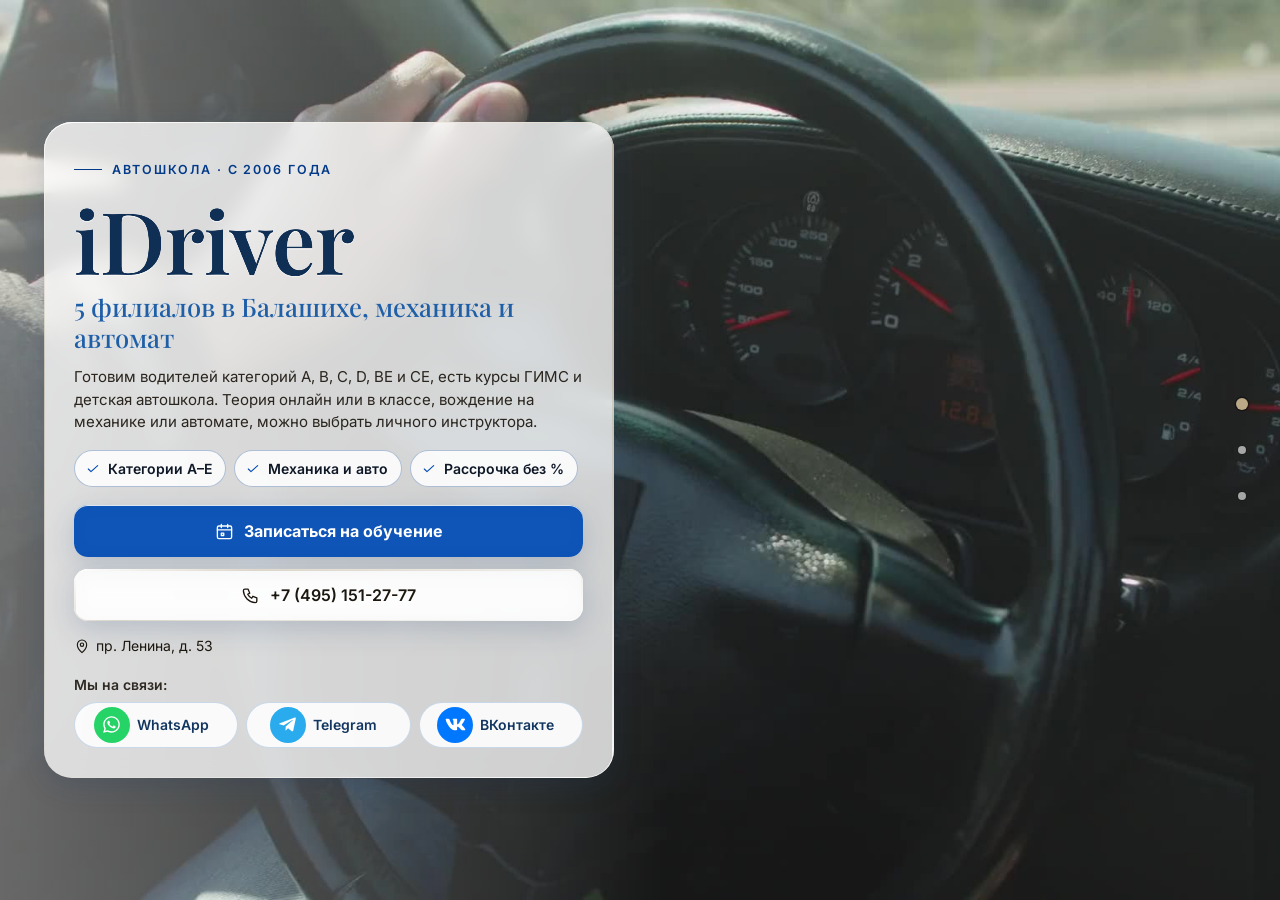
<file: index.html>
<!DOCTYPE html>
<html lang="ru" data-theme="light">
<head>
<meta charset="utf-8">
<meta name="viewport" content="width=device-width, initial-scale=1, viewport-fit=cover">
<title>Автошкола iDriver в Балашихе — права категорий A, B, C, D, BE, CE</title>
<meta name="description" content="Автошкола iDriver в Балашихе и Железнодорожном: 5 филиалов, механика и автомат, теория онлайн или в классе, рассрочка без %. Телефон +7 (495) 151-27-77.">
<meta name="robots" content="noindex, nofollow, noarchive">
<meta name="geo.region" content="RU-SPE">
<meta name="geo.placename" content="Санкт-Петербург">
<meta name="geo.position" content="59.8944504;30.4585142">
<meta name="ICBM" content="59.8944504, 30.4585142">
<meta property="og:type" content="website">
<meta property="og:locale" content="ru_RU">
<meta property="og:site_name" content="Автошкола «iDriver»">
<meta property="og:title" content="Автошкола iDriver в Балашихе — права категорий A, B, C, D, BE, CE">
<meta property="og:description" content="Автошкола iDriver в Балашихе и Железнодорожном: 5 филиалов, механика и автомат, теория онлайн или в классе, рассрочка без %. Телефон +7 (495) 151-27-77.">
<meta name="twitter:card" content="summary_large_image">
<meta name="twitter:title" content="Автошкола iDriver в Балашихе — права категорий A, B, C, D, BE, CE">
<meta name="twitter:description" content="Автошкола iDriver в Балашихе и Железнодорожном: 5 филиалов, механика и автомат, теория онлайн или в классе, рассрочка без %. Телефон +7 (495) 151-27-77.">
<meta name="theme-color" content="#f0f6fe">
<link rel="icon" href="data:image/svg+xml,%3Csvg%20xmlns%3D%22http%3A//www.w3.org/2000/svg%22%20viewBox%3D%220%200%2064%2064%22%3E%3Crect%20width%3D%2264%22%20height%3D%2264%22%20rx%3D%2214%22%20fill%3D%22%231f5fa8%22/%3E%3Ccircle%20cx%3D%2232%22%20cy%3D%2232%22%20r%3D%2217%22%20fill%3D%22none%22%20stroke%3D%22%23fff%22%20stroke-width%3D%225%22/%3E%3Ccircle%20cx%3D%2232%22%20cy%3D%2232%22%20r%3D%225%22%20fill%3D%22%23ffc54d%22/%3E%3C/svg%3E">
<script>document.documentElement.classList.add('js');try{var _i=parseInt(localStorage.getItem('nb_fs2'),10),_f=[1,1.15,1.3,1.5][_i];if(_f)document.documentElement.style.setProperty('--fs',_f)}catch(e){}</script>
<style id="hero-timing">:root{--hero-d:1.2s}</style>
<link rel="preload" as="image" href="img/hero-poster.jpg" fetchpriority="high">
<!-- шрифты лежат внутри сайта: Google Fonts у российской аудитории режется -->
<style>
@font-face{font-family:'Inter';font-style:normal;font-weight:400;font-display:swap;src:url(assets/fonts/inter-400-cyrillic-ext.woff2) format('woff2');unicode-range:U+0460-052F, U+1C80-1C8A, U+20B4, U+2DE0-2DFF, U+A640-A69F, U+FE2E-FE2F}
@font-face{font-family:'Inter';font-style:normal;font-weight:400;font-display:swap;src:url(assets/fonts/inter-400-cyrillic.woff2) format('woff2');unicode-range:U+0301, U+0400-045F, U+0490-0491, U+04B0-04B1, U+2116}
@font-face{font-family:'Inter';font-style:normal;font-weight:400;font-display:swap;src:url(assets/fonts/inter-400-latin-ext.woff2) format('woff2');unicode-range:U+0100-02BA, U+02BD-02C5, U+02C7-02CC, U+02CE-02D7, U+02DD-02FF, U+0304, U+0308, U+0329, U+1D00-1DBF, U+1E00-1E9F, U+1EF2-1EFF, U+2020, U+20A0-20AB, U+20AD-20C0, U+2113, U+2C60-2C7F, U+A720-A7FF}
@font-face{font-family:'Inter';font-style:normal;font-weight:400;font-display:swap;src:url(assets/fonts/inter-400-latin.woff2) format('woff2');unicode-range:U+0000-00FF, U+0131, U+0152-0153, U+02BB-02BC, U+02C6, U+02DA, U+02DC, U+0304, U+0308, U+0329, U+2000-206F, U+20AC, U+2122, U+2191, U+2193, U+2212, U+2215, U+FEFF, U+FFFD}
@font-face{font-family:'Inter';font-style:normal;font-weight:500;font-display:swap;src:url(assets/fonts/inter-500-cyrillic-ext.woff2) format('woff2');unicode-range:U+0460-052F, U+1C80-1C8A, U+20B4, U+2DE0-2DFF, U+A640-A69F, U+FE2E-FE2F}
@font-face{font-family:'Inter';font-style:normal;font-weight:500;font-display:swap;src:url(assets/fonts/inter-500-cyrillic.woff2) format('woff2');unicode-range:U+0301, U+0400-045F, U+0490-0491, U+04B0-04B1, U+2116}
@font-face{font-family:'Inter';font-style:normal;font-weight:500;font-display:swap;src:url(assets/fonts/inter-500-latin-ext.woff2) format('woff2');unicode-range:U+0100-02BA, U+02BD-02C5, U+02C7-02CC, U+02CE-02D7, U+02DD-02FF, U+0304, U+0308, U+0329, U+1D00-1DBF, U+1E00-1E9F, U+1EF2-1EFF, U+2020, U+20A0-20AB, U+20AD-20C0, U+2113, U+2C60-2C7F, U+A720-A7FF}
@font-face{font-family:'Inter';font-style:normal;font-weight:500;font-display:swap;src:url(assets/fonts/inter-500-latin.woff2) format('woff2');unicode-range:U+0000-00FF, U+0131, U+0152-0153, U+02BB-02BC, U+02C6, U+02DA, U+02DC, U+0304, U+0308, U+0329, U+2000-206F, U+20AC, U+2122, U+2191, U+2193, U+2212, U+2215, U+FEFF, U+FFFD}
@font-face{font-family:'Inter';font-style:normal;font-weight:600;font-display:swap;src:url(assets/fonts/inter-600-cyrillic-ext.woff2) format('woff2');unicode-range:U+0460-052F, U+1C80-1C8A, U+20B4, U+2DE0-2DFF, U+A640-A69F, U+FE2E-FE2F}
@font-face{font-family:'Inter';font-style:normal;font-weight:600;font-display:swap;src:url(assets/fonts/inter-600-cyrillic.woff2) format('woff2');unicode-range:U+0301, U+0400-045F, U+0490-0491, U+04B0-04B1, U+2116}
@font-face{font-family:'Inter';font-style:normal;font-weight:600;font-display:swap;src:url(assets/fonts/inter-600-latin-ext.woff2) format('woff2');unicode-range:U+0100-02BA, U+02BD-02C5, U+02C7-02CC, U+02CE-02D7, U+02DD-02FF, U+0304, U+0308, U+0329, U+1D00-1DBF, U+1E00-1E9F, U+1EF2-1EFF, U+2020, U+20A0-20AB, U+20AD-20C0, U+2113, U+2C60-2C7F, U+A720-A7FF}
@font-face{font-family:'Inter';font-style:normal;font-weight:600;font-display:swap;src:url(assets/fonts/inter-600-latin.woff2) format('woff2');unicode-range:U+0000-00FF, U+0131, U+0152-0153, U+02BB-02BC, U+02C6, U+02DA, U+02DC, U+0304, U+0308, U+0329, U+2000-206F, U+20AC, U+2122, U+2191, U+2193, U+2212, U+2215, U+FEFF, U+FFFD}
@font-face{font-family:'Inter';font-style:normal;font-weight:700;font-display:swap;src:url(assets/fonts/inter-700-cyrillic-ext.woff2) format('woff2');unicode-range:U+0460-052F, U+1C80-1C8A, U+20B4, U+2DE0-2DFF, U+A640-A69F, U+FE2E-FE2F}
@font-face{font-family:'Inter';font-style:normal;font-weight:700;font-display:swap;src:url(assets/fonts/inter-700-cyrillic.woff2) format('woff2');unicode-range:U+0301, U+0400-045F, U+0490-0491, U+04B0-04B1, U+2116}
@font-face{font-family:'Inter';font-style:normal;font-weight:700;font-display:swap;src:url(assets/fonts/inter-700-latin-ext.woff2) format('woff2');unicode-range:U+0100-02BA, U+02BD-02C5, U+02C7-02CC, U+02CE-02D7, U+02DD-02FF, U+0304, U+0308, U+0329, U+1D00-1DBF, U+1E00-1E9F, U+1EF2-1EFF, U+2020, U+20A0-20AB, U+20AD-20C0, U+2113, U+2C60-2C7F, U+A720-A7FF}
@font-face{font-family:'Inter';font-style:normal;font-weight:700;font-display:swap;src:url(assets/fonts/inter-700-latin.woff2) format('woff2');unicode-range:U+0000-00FF, U+0131, U+0152-0153, U+02BB-02BC, U+02C6, U+02DA, U+02DC, U+0304, U+0308, U+0329, U+2000-206F, U+20AC, U+2122, U+2191, U+2193, U+2212, U+2215, U+FEFF, U+FFFD}
@font-face{font-family:'Playfair Display';font-style:normal;font-weight:500;font-display:swap;src:url(assets/fonts/playfair-display-500-cyrillic.woff2) format('woff2');unicode-range:U+0301, U+0400-045F, U+0490-0491, U+04B0-04B1, U+2116}
@font-face{font-family:'Playfair Display';font-style:normal;font-weight:500;font-display:swap;src:url(assets/fonts/playfair-display-500-latin-ext.woff2) format('woff2');unicode-range:U+0100-02BA, U+02BD-02C5, U+02C7-02CC, U+02CE-02D7, U+02DD-02FF, U+0304, U+0308, U+0329, U+1D00-1DBF, U+1E00-1E9F, U+1EF2-1EFF, U+2020, U+20A0-20AB, U+20AD-20C0, U+2113, U+2C60-2C7F, U+A720-A7FF}
@font-face{font-family:'Playfair Display';font-style:normal;font-weight:500;font-display:swap;src:url(assets/fonts/playfair-display-500-latin.woff2) format('woff2');unicode-range:U+0000-00FF, U+0131, U+0152-0153, U+02BB-02BC, U+02C6, U+02DA, U+02DC, U+0304, U+0308, U+0329, U+2000-206F, U+20AC, U+2122, U+2191, U+2193, U+2212, U+2215, U+FEFF, U+FFFD}
@font-face{font-family:'Playfair Display';font-style:normal;font-weight:600;font-display:swap;src:url(assets/fonts/playfair-display-600-cyrillic.woff2) format('woff2');unicode-range:U+0301, U+0400-045F, U+0490-0491, U+04B0-04B1, U+2116}
@font-face{font-family:'Playfair Display';font-style:normal;font-weight:600;font-display:swap;src:url(assets/fonts/playfair-display-600-latin-ext.woff2) format('woff2');unicode-range:U+0100-02BA, U+02BD-02C5, U+02C7-02CC, U+02CE-02D7, U+02DD-02FF, U+0304, U+0308, U+0329, U+1D00-1DBF, U+1E00-1E9F, U+1EF2-1EFF, U+2020, U+20A0-20AB, U+20AD-20C0, U+2113, U+2C60-2C7F, U+A720-A7FF}
@font-face{font-family:'Playfair Display';font-style:normal;font-weight:600;font-display:swap;src:url(assets/fonts/playfair-display-600-latin.woff2) format('woff2');unicode-range:U+0000-00FF, U+0131, U+0152-0153, U+02BB-02BC, U+02C6, U+02DA, U+02DC, U+0304, U+0308, U+0329, U+2000-206F, U+20AC, U+2122, U+2191, U+2193, U+2212, U+2215, U+FEFF, U+FFFD}
/* ===== Notary site — generator stylesheet (light warm base, dark theme by toggle) ===== */
:root{
  --p100:#665230; --p90:#97825e; --p80:#bba887; --p70:#c2b9a9; --p50:#dad5ce; --p40:#e0dedb;
  --p30:#eeece9; --p20:#f1f1f0; --p10:#f8f8f8; --n100:#0e0f11; --n90:#3c404b; --n10:#fff;

  --bg:var(--p10); --bg2:var(--p20); --bg3:var(--p30); --card:var(--n10); --text:var(--n100); --muted:var(--n90);
  --line:var(--p50); --line2:var(--p40); --accent:var(--p90); --accent-d:var(--p100); --accent-l:var(--p80); --accent-soft:var(--p30);
  --on-accent:#fff; --shadow:0 1px 10px rgba(51,51,51,.10); --shadow-lg:0 12px 40px rgba(30,24,10,.14);
  --hero-ov1:rgba(14,15,17,.72); --hero-ov2:rgba(14,15,17,.30); --sec-ov:rgba(248,248,248,.72);
  --ok:#2e8b57; --bad:#b4453b;
  /* те же цвета составляющими: rgba() понимают все браузеры, color-mix() — нет */
  --bg-rgb:248,248,248; --card-rgb:255,255,255; --accent-rgb:151,130,94; --ok-rgb:46,139,87;

  --zc:var(--fs); --fs:1; --vwu:calc(1vw / var(--fs)); --vhu:calc(1vh / var(--fs));   /* масштаб текста (А−/А+) и «честные» vw/vh под ним */
  --hdr-h:68px; --bar-h:70px; --vh:calc(100*var(--vhu)); --gap:24px; --radius:14px; --radius-s:10px;
  --font:"Inter",Tahoma,Arial,sans-serif; --serif:"Playfair Display",Georgia,"Times New Roman",serif;
  --ease:cubic-bezier(.65,.05,.36,1); --speed:520ms;
}
html[data-theme="dark"]{
  --bg:#17150f; --bg2:#1d1a13; --bg3:#252117; --card:#221e15; --text:#f1ebdf; --muted:#b9ae98;
  --line:#3a3325; --line2:#2f2a1e; --accent:#c9b17f; --accent-d:#e0cf9f; --accent-l:#8d7b58; --accent-soft:#2a251a;
  --on-accent:#17150f; --shadow:0 1px 12px rgba(0,0,0,.45); --shadow-lg:0 14px 40px rgba(0,0,0,.55);
  --hero-ov1:rgba(10,9,6,.80); --hero-ov2:rgba(10,9,6,.40); --sec-ov:rgba(16,15,12,.76);
  --bg-rgb:23,21,15; --card-rgb:34,30,21; --accent-rgb:201,177,127;
}

*,*::before,*::after{box-sizing:border-box}
/* А−/А+: весь сайт — шапка, плашки, меню, формы, окна — растёт пропорционально, как при увеличении масштаба в браузере */
html{-webkit-text-size-adjust:100%;scroll-behavior:auto;zoom:var(--fs,1)}
html,body{height:100%;margin:0;overflow:hidden;background:var(--bg);color:var(--text);
  font-family:var(--font);font-size:16px;line-height:1.55;-webkit-font-smoothing:antialiased}
body{overscroll-behavior:none;position:relative}
a{color:inherit;text-decoration:none}
img{display:block;max-width:100%}
button{font:inherit;color:inherit;background:none;border:0;padding:0;cursor:pointer}
input,select,textarea{font:inherit;color:inherit}
h1,h2,h3,h4,p{margin:0}
ul{margin:0;padding:0;list-style:none}
svg{display:block}
.ico{width:22px;height:22px;stroke:currentColor;fill:none;stroke-width:1.7;stroke-linecap:round;stroke-linejoin:round;flex:none}
.vh{position:absolute!important;width:1px;height:1px;overflow:hidden;clip:rect(0 0 0 0);white-space:nowrap}

/* ---------- typography helpers ---------- */
.kicker{display:inline-flex;align-items:center;gap:10px;font-size:13px;font-weight:600;letter-spacing:.14em;text-transform:uppercase;color:var(--accent)}
.kicker::before{content:"";width:28px;height:1px;background:var(--accent)}
.h2{font-size:clamp(26px,calc(3.2*var(--vwu,1vw)),40px);font-weight:600;letter-spacing:-.02em;line-height:1.12;margin-top:10px}
.lead{color:var(--muted);font-size:17px;max-width:640px;margin-top:12px}
.sec-head{margin-bottom:28px}
#contacts .sec-head{margin-bottom:18px}

/* ---------- buttons ---------- */
.btn{display:inline-flex;align-items:center;justify-content:center;gap:10px;min-height:48px;padding:0 22px;border-radius:999px;
  font-weight:600;font-size:15px;line-height:1;border:1.5px solid transparent;transition:background .25s,color .25s,border-color .25s,transform .2s,box-shadow .25s;white-space:nowrap}
.btn:active{transform:translateY(1px)}
.btn-primary{background:var(--accent-d);color:var(--on-accent);border-color:var(--accent-d)}
.btn-primary:hover{background:var(--accent);border-color:var(--accent);color:#fff}
html[data-theme="dark"] .btn-primary:hover{color:#17150f}
.btn-ghost{border-color:var(--line);color:var(--text);background:var(--card)}
.btn-ghost:hover{border-color:var(--accent);color:var(--accent-d)}
.btn-light{background:rgba(255,255,255,.14);color:#fff;border-color:rgba(255,255,255,.55);backdrop-filter:blur(6px)}
.btn-light:hover{background:#fff;color:var(--n100)}
.btn-white{background:#fff;color:var(--n100);border-color:#fff}
.btn-white:hover{background:var(--p30);border-color:var(--p30)}
.btn .ico{width:18px;height:18px}
.btn-sm{min-height:44px;padding:0 16px;font-size:14px}

/* ---------- header ---------- */
.hdr{position:fixed;top:0;left:0;right:0;height:var(--hdr-h);z-index:200;display:flex;align-items:center;
  zoom:calc(1 / var(--zc,1)); --vwu:1vw; --vhu:1vh;   /* А−/А+ шапку не трогают: она всегда как при 100 % (страница в zoom, шапка — встречный zoom) */
  background:rgba(var(--bg-rgb),.88);backdrop-filter:blur(12px);-webkit-backdrop-filter:blur(12px);
  border-bottom:1px solid var(--line2);transition:background .3s}
.hdr-in{width:100%;max-width:1280px;margin:0 auto;padding:0 28px;display:flex;align-items:center;gap:24px}
.brand{display:flex;align-items:center;gap:12px;min-width:0;min-height:44px}
.mono-img{object-fit:contain;background:#fff;padding:2px;box-sizing:border-box}
.mono{width:42px;height:42px;border-radius:12px;background:var(--accent-d);color:var(--on-accent);display:grid;place-items:center;
  font-family:var(--serif);font-size:20px;font-weight:600;flex:none;letter-spacing:.02em}
.brand-t{display:flex;flex-direction:column;line-height:1.15;min-width:0}
.brand-n{font-weight:600;font-size:15px;white-space:nowrap;overflow:hidden;text-overflow:ellipsis}
.brand-s{font-size:13px;color:var(--muted);white-space:nowrap;overflow:hidden;text-overflow:ellipsis}
.nav{display:flex;align-items:center;gap:4px;margin-left:auto}
.nav > li{position:relative}
.nav-a{display:inline-flex;align-items:center;gap:6px;min-height:44px;padding:10px 12px;border-radius:8px;font-size:14px;font-weight:500;color:var(--text);opacity:.8;transition:opacity .2s,background .2s}
.nav-a:hover,.nav-a.cur,.nav > li.open > .nav-a{opacity:1;background:var(--bg3)}
.nav-a .chev{width:14px;height:14px;transition:transform .25s}
.nav > li.open > .nav-a .chev{transform:rotate(180deg)}
.hdr-tools{display:flex;align-items:center;gap:6px;margin-left:8px}
.tool{width:44px;height:44px;border-radius:10px;display:grid;place-items:center;color:var(--text);opacity:.8;transition:background .2s,opacity .2s}
.tool:hover{background:var(--bg3);opacity:1}
.tool .ico{width:20px;height:20px}
.tool-lang{width:auto;padding:0 10px;gap:6px;font-size:13px;font-weight:600;letter-spacing:.04em;display:flex;align-items:center}
.lang-wrap{position:relative}
.lang-dd{position:absolute;right:0;top:calc(100% + 8px);background:var(--card);border:1px solid var(--line);border-radius:12px;box-shadow:var(--shadow-lg);
  padding:6px;min-width:190px;display:none;z-index:210}
.lang-wrap.open .lang-dd{display:block}
.lang-dd button,.lang-dd a{display:flex;width:100%;align-items:center;gap:10px;min-height:44px;padding:9px 12px;border-radius:8px;font-size:14px;text-align:left}
.lang-dd button:hover,.lang-dd a:hover{background:var(--bg3)}
.lang-dd button.cur,.lang-dd a.cur{color:var(--accent-d);font-weight:600}
.lang-dd b{font-size:13px;letter-spacing:.08em;width:26px;color:var(--muted)}
.hdr-book{margin-left:4px}
.burger{display:none}
.moon,.sun{display:none}
html[data-theme="dark"] .sun{display:block}
html:not([data-theme="dark"]) .moon{display:block}

/* mega menu */
.mega{position:absolute;left:50%;top:calc(100% + 10px);transform:translateX(-50%);width:min(980px,calc(calc(100*var(--vwu,1vw)) - 40px));
  background:var(--card);border:1px solid var(--line);border-radius:16px;box-shadow:var(--shadow-lg);padding:20px;display:none;z-index:210}
.nav > li.open > .mega{display:block}
.mega-head{display:flex;justify-content:space-between;align-items:baseline;gap:16px;padding:0 6px 14px;border-bottom:1px solid var(--line2);margin-bottom:12px}
.mega-head b{font-size:14px}
.mega-head span{font-size:13px;color:var(--muted)}
.mega-grid{display:grid;grid-template-columns:repeat(2,1fr);gap:4px}
.mega-it{display:flex;gap:12px;align-items:flex-start;padding:10px 12px;border-radius:10px;text-align:left;width:100%;transition:background .2s}
.mega-it:hover{background:var(--bg3)}
.mega-it .cic{width:38px;height:38px;border-radius:10px;background:var(--accent-soft);color:var(--accent-d);display:grid;place-items:center;flex:none}
.mega-it .cic .ico{width:20px;height:20px}
.mega-it b{display:block;font-size:14px;font-weight:600}
.mega-it small{display:block;font-size:13px;color:var(--muted);line-height:1.35;margin-top:2px}
.mega-it em{font-style:normal;font-size:13px;color:var(--accent);margin-top:3px;display:block}

/* mobile menu */
.mmenu{position:fixed;top:calc(var(--hdr-h) / var(--zc,1));left:0;right:0;bottom:var(--bar-h);z-index:190;background:var(--bg);overflow-y:auto;padding:14px 18px 30px;display:none}
.mmenu.open{display:block}
.mmenu a,.mmenu .macc > button{display:flex;align-items:center;justify-content:space-between;width:100%;padding:14px 6px;border-bottom:1px solid var(--line2);font-size:17px;font-weight:500;text-align:left}
.mmenu .macc > button .chev{width:18px;height:18px;transition:transform .25s}
.mmenu .macc.open > button .chev{transform:rotate(180deg)}
.mmenu .macc-list{display:none;padding:4px 0 8px}
.mmenu .macc.open .macc-list{display:block}
.mmenu .macc-list button{display:flex;align-items:center;gap:12px;width:100%;padding:11px 8px;border-radius:10px;text-align:left;font-size:15px}
.mmenu .macc-list button:hover{background:var(--bg3)}
.mmenu .macc-list .cic{width:32px;height:32px;border-radius:8px;background:var(--accent-soft);color:var(--accent-d);display:grid;place-items:center;flex:none}
.mmenu .macc-list .cic .ico{width:17px;height:17px}
.mmenu-foot{display:flex;flex-wrap:wrap;gap:8px;margin-top:18px}
.mmenu-foot .btn{flex:1}

/* ---------- full-page scroller ---------- */
.fp{position:relative;width:100%;height:var(--vh);overflow:hidden}
.fp-track{will-change:transform;transition:transform var(--speed) var(--ease)}
.fp-track.no-anim{transition:none}
.sec{position:relative;height:var(--vh);width:100%;overflow:hidden}
.sec-scroll{height:100%;overflow-y:auto;overflow-x:hidden;display:flex;flex-direction:column;
  padding:calc(var(--hdr-h) / var(--zc,1) + 20px) 28px calc(var(--bar-h) + 96px);-webkit-overflow-scrolling:touch;scrollbar-width:thin;scrollbar-color:var(--line) transparent}
.wrap{margin:auto;width:100%;max-width:1180px}
.sec-alt{background:var(--bg2)}

/* reveal animation */
.rv{opacity:0;transform:translateY(18px);transition:opacity .7s ease,transform .7s ease;transition-delay:calc(var(--i,0) * 90ms)}
.sec.active .rv{opacity:1;transform:none}

/* side dots */
.dots{position:fixed;right:16px;top:50%;transform:translateY(-50%);z-index:150;display:flex;flex-direction:column;gap:2px}
.dots button{position:relative;width:44px;height:44px;display:grid;place-items:center}
.dots button::after{content:"";width:8px;height:8px;border-radius:50%;background:var(--muted);opacity:.45;transition:transform .25s,opacity .25s,background .25s}
.dots button:hover::after{opacity:.9}
.dots button.cur::after{background:var(--accent);opacity:1;transform:scale(1.5)}
.dots button span{position:absolute;right:32px;top:50%;transform:translateY(-50%) translateX(6px);background:var(--n100);color:#fff;font-size:13px;
  padding:5px 10px;border-radius:6px;white-space:nowrap;opacity:0;pointer-events:none;transition:opacity .2s,transform .2s}
.dots button:hover span{opacity:1;transform:translateY(-50%)}
.sec-hero ~ .dots{color:#fff}
body[data-sec="0"] .dots button::after{background:#fff}
body[data-sec="0"] .dots button.cur::after{background:var(--p80)}

.sec:not(.sec-hero) .sec-scroll{position:relative;z-index:1}

.status{display:inline-flex;align-items:center;gap:8px;padding:8px 14px 8px 10px;border-radius:999px;background:rgba(255,255,255,.12);border:1px solid rgba(255,255,255,.28);font-size:13px;backdrop-filter:blur(6px)}
.status i{width:9px;height:9px;border-radius:50%;background:#7bd389;box-shadow:0 0 0 3px rgba(123,211,137,.28)}
.status.closed i{background:#f08a7e;box-shadow:0 0 0 3px rgba(240,138,126,.28)}
.status.soon i{background:#f0c674;box-shadow:0 0 0 3px rgba(240,198,116,.28)}
.status span{opacity:.85}
.addr-link{display:inline-flex;align-items:center;gap:6px;border-bottom:1px solid currentColor;padding:13px 0 14px;margin:-13px 0 -14px;transition:color .2s}
.addr-link:hover{color:var(--accent)}
.addr-link .ico{width:16px;height:16px}

/* ---------- services ---------- */
.svc-grid{display:grid;grid-template-columns:repeat(5,1fr);gap:14px}
.svc{display:flex;flex-direction:column;align-items:flex-start;gap:10px;padding:18px 16px 16px;border-radius:var(--radius);background:var(--card);border:1px solid var(--line2);
  text-align:left;min-height:170px;transition:transform .25s,box-shadow .25s,border-color .25s;position:relative}
.svc:hover{transform:translateY(-3px);box-shadow:var(--shadow-lg);border-color:var(--accent-l)}
.svc .cic{width:44px;height:44px;border-radius:12px;background:var(--accent-soft);color:var(--accent-d);display:grid;place-items:center}
.svc b{font-size:15px;font-weight:600;line-height:1.3}
.svc small{font-size:13px;color:var(--muted);line-height:1.35}
.svc em{font-style:normal;font-size:13px;color:var(--accent);margin-top:auto;padding-top:6px;display:inline-flex;align-items:center;gap:4px}
.svc em .ico{width:12px;height:12px}

/* ---------- about ---------- */
.about{display:grid;grid-template-columns:1.15fr .85fr;gap:48px;align-items:start}
.about-txt p{color:var(--muted);margin-top:14px;font-size:16px}
.about-txt p:first-of-type{color:var(--text)}
.quote{margin-top:22px;padding:16px 20px;border-left:3px solid var(--accent);background:var(--card);border-radius:0 12px 12px 0;font-family:var(--serif);font-size:18px;line-height:1.45;color:var(--text)}
.creds{display:grid;gap:10px}
.cred{display:flex;gap:14px;align-items:center;padding:14px 16px;border-radius:12px;background:var(--card);border:1px solid var(--line2)}
.cred .cic{width:40px;height:40px;border-radius:10px;background:var(--accent-soft);color:var(--accent-d);display:grid;place-items:center;flex:none}
.cred .cic .ico{width:20px;height:20px}
.cred small{display:block;font-size:13px;color:var(--muted);text-transform:uppercase;letter-spacing:.06em}
.cred b{display:block;font-size:15px;font-weight:600;line-height:1.3}
.chips{display:flex;flex-wrap:wrap;gap:8px;margin-top:16px}
.chips li{padding:8px 14px;border-radius:999px;border:1px solid var(--accent-l);color:var(--accent-d);font-size:13.5px;font-weight:500;background:var(--card)}
.strong-lbl{margin-top:22px;font-size:13px;text-transform:uppercase;letter-spacing:.1em;color:var(--muted)}

/* ---------- how ---------- */
.steps{display:grid;grid-template-columns:repeat(5,1fr);gap:16px;position:relative;margin-top:14px}
.steps::before{content:"";position:absolute;left:8%;right:8%;top:30px;height:1px;background:var(--line)}
.step{position:relative;padding:0 8px}
.step-n{width:60px;height:60px;border-radius:50%;background:var(--card);border:1.5px solid var(--accent-l);color:var(--accent-d);display:grid;place-items:center;
  font-family:var(--serif);font-size:24px;font-weight:600;position:relative;z-index:1;transition:background .4s,color .4s}
.sec.active .step-n{animation:pop .6s var(--ease) both;animation-delay:calc(var(--i) * 140ms + 150ms)}
@keyframes pop{0%{transform:scale(.6);opacity:0}60%{transform:scale(1.08);opacity:1}100%{transform:scale(1)}}
.step b{display:block;margin-top:16px;font-size:17px;font-weight:600}
.step p{color:var(--muted);font-size:14.5px;margin-top:6px}

/* ---------- reviews ---------- */
.reviews{display:grid;grid-template-columns:300px 1fr;gap:28px;align-items:start}
.rsum{background:var(--card);border:1px solid var(--line2);border-radius:var(--radius);padding:26px 24px;text-align:center}
.rsum .big{font-family:var(--serif);font-size:64px;line-height:1;font-weight:500;color:var(--accent-d)}
.stars{display:inline-flex;gap:3px;--fill:100%}
.stars svg{width:20px;height:20px}
.stars .st{fill:var(--line);stroke:none}
.stars .st.on{fill:#e7b73b}
.stars .st.half{fill:url(#halfgrad)}
.rsum .stars{margin-top:8px}
.rsum p{color:var(--muted);font-size:13.5px;margin-top:10px;line-height:1.4}
.rsum .btn{margin-top:16px;width:100%}
.rsum .gis{display:block;margin:10px 0 -14px;padding:14px 0;font-size:13px;color:var(--accent-d);text-decoration:underline;text-underline-offset:3px}
.rgrid{display:grid;grid-template-columns:repeat(2,1fr);gap:14px}
.rev{background:var(--card);border:1px solid var(--line2);border-radius:var(--radius);padding:20px;display:flex;flex-direction:column;gap:10px}
.rev .stars svg{width:15px;height:15px}
.rev p{font-size:14.5px;line-height:1.5;flex:1}
.rev p::before{content:"“";font-family:var(--serif);color:var(--accent);font-size:22px;line-height:0;margin-right:4px;vertical-align:-6px}
.rev-meta{display:flex;flex-wrap:wrap;justify-content:space-between;gap:4px 10px;align-items:baseline;font-size:13px;color:var(--muted)}
.rev-meta b{color:var(--text);font-weight:600}
.rev-src{display:inline-flex;align-items:center;gap:5px;white-space:nowrap;margin-left:auto}
.rev-src i{width:6px;height:6px;border-radius:50%;background:var(--accent)}
.rev-sample{color:var(--muted);font-style:italic;opacity:.85}
.rev-real{color:var(--accent-d);font-weight:600}
.rev-real i{background:var(--ok)}
.rev-is-real{border-color:var(--accent-l)}
.demo-note{margin-top:14px;max-width:760px;font-size:13.5px;line-height:1.45;color:var(--muted);background:var(--accent-soft);
  border-left:3px solid var(--accent);border-radius:0 8px 8px 0;padding:8px 12px}
.rnote{margin-top:14px;font-size:13px;color:var(--muted)}

/* ---------- faq ---------- */
.faq{display:grid;grid-template-columns:1fr 1fr;gap:0 32px;align-items:start}
.faq-col{display:flex;flex-direction:column}
.fq{border-bottom:1px solid var(--line)}
.fq > button{display:flex;width:100%;align-items:center;justify-content:space-between;gap:16px;min-height:44px;padding:16px 4px;text-align:left;font-weight:600;font-size:15.5px;line-height:1.35}
.fq > button .pl{width:26px;height:26px;border-radius:50%;border:1px solid var(--line);display:grid;place-items:center;flex:none;color:var(--accent-d);transition:transform .3s,background .3s}
.fq > button .pl .ico{width:14px;height:14px}
.fq.open > button .pl{transform:rotate(45deg);background:var(--accent-soft)}
.fq-a{display:grid;grid-template-rows:0fr;transition:grid-template-rows .35s var(--ease)}
.fq.open .fq-a{grid-template-rows:1fr}
.fq-a > div{overflow:hidden}
.fq-a p{color:var(--muted);font-size:14.5px;padding:0 4px 16px;line-height:1.55}
.fq-a .faq-note{font-size:13px;color:var(--accent-d);padding-bottom:6px}
.fq-a .faq-note:empty{display:none}

/* ---------- contacts ---------- */
.contacts{display:grid;grid-template-columns:1fr 1.05fr 1fr;gap:18px;align-items:stretch}
.contacts .cbox{padding:16px 18px}
.cbox{background:var(--card);border:1px solid var(--line2);border-radius:var(--radius);padding:20px}
.cl{display:grid;gap:12px}
.cl li{display:flex;gap:12px;align-items:flex-start}
.cl .cic{width:36px;height:36px;border-radius:10px;background:var(--accent-soft);color:var(--accent-d);display:grid;place-items:center;flex:none}
.cl .cic .ico{width:18px;height:18px}
.cl small{display:block;font-size:13px;color:var(--muted);text-transform:uppercase;letter-spacing:.06em}
.cl b{display:block;font-weight:500;font-size:15px;line-height:1.4}
.cl a.tel,.cl a.mail{display:block;padding:14px 0;margin:-14px 0}
.cl a.tel:hover,.cl a.mail:hover{color:var(--accent-d)}
.hours-link{display:inline-block;font-size:13px;color:var(--accent-d);text-decoration:underline;text-underline-offset:3px;padding:14px 0;margin:-14px 0}
.cl .msgs{display:flex;gap:8px;margin-top:4px;flex-wrap:wrap}
.cl .msgs a{display:inline-flex;align-items:center;gap:6px;padding:6px 10px;border-radius:8px;border:1px solid var(--line);font-size:13px;min-height:44px}
.cl .msgs a .ico{width:16px;height:16px}
.mapbox{display:flex;flex-direction:column;gap:12px;padding:12px}
.map{flex:1;min-height:280px;border-radius:10px;overflow:hidden;border:1px solid var(--line);background:var(--bg3);position:relative}
.map iframe{width:100%;height:100%;border:0;position:absolute;inset:0}
.map-actions{display:flex;gap:8px;flex-wrap:wrap}
.map-actions .btn{flex:1;min-height:44px;font-size:14px;padding:0 12px}

/* form */
.form h3{font-size:19px;font-weight:600}
.form .fdesc{color:var(--muted);font-size:13.5px;margin-top:6px}
.fg{display:grid;gap:8px;margin-top:12px}
.f2{display:grid;grid-template-columns:1fr 1fr;gap:10px}
.fld{display:flex;flex-direction:column;gap:4px}
.fld label{font-size:13px;color:var(--muted);font-weight:500}
.fld input,.fld select,.fld textarea{width:100%;background:var(--bg);border:1px solid var(--line);border-radius:10px;padding:8px 12px;font-size:14px;transition:border-color .2s,box-shadow .2s;min-height:44px}
.fld textarea{min-height:48px;resize:vertical}
.fld input:focus,.fld select:focus,.fld textarea:focus{outline:0;border-color:var(--accent);box-shadow:0 0 0 3px rgba(var(--accent-rgb),.22)}
.fld.err input,.fld.err select{border-color:var(--bad)}
.ferr{font-size:13px;color:var(--bad);display:none}
.fld.err .ferr{display:block}
.fnote{font-size:13px;color:var(--muted);margin-top:8px;line-height:1.4}
.fok{display:none;margin-top:10px;padding:10px 12px;border-radius:10px;background:rgba(var(--ok-rgb),.12);color:var(--ok);font-size:13.5px}
.fok.show{display:block}

.foot{margin-top:18px;padding-top:12px;padding-left:250px;flex-wrap:nowrap;align-items:flex-start;border-top:1px solid var(--line2);display:flex;justify-content:space-between;gap:16px;flex-wrap:wrap;font-size:13px;color:var(--muted)}
.foot p{max-width:none}
.foot .fl{white-space:nowrap;flex:none}
.foot .fl a{margin-left:14px;padding:14px 0;margin-top:-14px;margin-bottom:-14px;display:inline-block;min-width:44px;text-align:center;text-decoration:underline;text-underline-offset:3px}

/* ---------- bottom bar ---------- */
.bar{position:fixed;inset:auto 0 0;z-index:300;background:var(--card);box-shadow:0 -1px 10px rgba(51,51,51,.1);border-top:1px solid var(--line2);
  padding:6px 0;padding-bottom:calc(6px + env(safe-area-inset-bottom,0px))}
.bar-in{display:flex;justify-content:space-around;align-items:center;max-width:1080px;margin:0 auto}
.bi{display:flex;flex-direction:column;align-items:center;gap:5px;padding:8px 24px;border-radius:10px;font-size:13.5px;line-height:1;color:var(--text);opacity:.65;
  transition:opacity .3s,background .3s,color .3s;flex:1;max-width:190px;min-width:0}
.bi span{white-space:nowrap;max-width:100%;overflow:hidden;text-overflow:ellipsis}
.bi .ico{width:24px;height:24px}
.bi:hover{opacity:1;background:var(--bg3)}
.bi.cur{opacity:1;color:var(--accent-d)}


/* ---------- modals ---------- */
.modal{position:fixed;inset:0;z-index:400;background:rgba(14,15,17,.62);display:none;align-items:center;justify-content:center;padding:20px}
.modal.open{display:flex}
.mbox{background:var(--card);color:var(--text);border-radius:18px;width:100%;max-width:560px;max-height:min(calc(86*var(--vhu,1vh)),860px);overflow:auto;padding:26px 26px 22px;position:relative;box-shadow:var(--shadow-lg);
  animation:mup .3s var(--ease)}
@keyframes mup{from{opacity:0;transform:translateY(16px) scale(.98)}to{opacity:1;transform:none}}
.mbox-lg{max-width:760px}
.mclose{position:absolute;top:12px;right:12px;width:44px;height:44px;border-radius:50%;display:grid;place-items:center;color:var(--muted)}
.mclose:hover{background:var(--bg3);color:var(--text)}
.mbox h3{font-size:22px;font-weight:600;padding-right:36px}
.mbox .msub{color:var(--muted);font-size:14px;margin-top:4px}
.hours-t{width:100%;border-collapse:collapse;margin-top:16px;font-size:15px}
.hours-t td{padding:9px 6px;border-bottom:1px solid var(--line2)}
.hours-t td:last-child{text-align:right;font-weight:500;white-space:nowrap}
.hours-t tr.today td{color:var(--accent-d);font-weight:600}
.hours-t tr.today td:first-child::after{content:" · " attr(data-today);font-weight:400;font-size:13px;color:var(--muted)}
.hours-t tr.off td:last-child{color:var(--muted);font-weight:400}
.mnote{margin-top:14px;padding:12px 14px;border-radius:10px;background:var(--bg2);font-size:13.5px;color:var(--muted)}
.mnote b{display:block;color:var(--text);margin-bottom:3px;font-size:13px}
.mcontacts{display:flex;flex-wrap:wrap;gap:8px;margin-top:14px}
.mcontacts a{display:inline-flex;align-items:center;gap:7px;min-height:44px;padding:9px 13px;border-radius:10px;border:1px solid var(--line);font-size:13.5px}
.mcontacts a .ico{width:16px;height:16px}
.mcontacts a:hover{border-color:var(--accent)}
/* способы записи: позвонить, написать на почту, заказать обратный звонок */
.bk-opts{display:grid;gap:10px;margin-top:14px}
.bk-opt{display:flex;align-items:center;gap:14px;min-height:60px;padding:10px 16px;border-radius:14px;border:1px solid var(--line);background:var(--bg3);color:var(--text);font-size:16px;font-weight:600;text-align:left;text-decoration:none;transition:border-color .2s,background .2s}
.bk-opt:hover{border-color:var(--accent);background:var(--accent-soft)}
.bk-opt .ico{width:24px;height:24px;color:var(--accent-d);flex:none}
.bk-opt small{display:block;font-weight:400;font-size:13px;color:var(--muted);margin-top:1px}
.mbox-book{max-width:440px}
/* оплата значками, подпись у общего телефона */
.pay-pills{display:flex;flex-wrap:wrap;gap:6px;margin-top:5px}
.pay-pill{display:inline-flex;align-items:center;gap:6px;padding:4px 11px 4px 9px;border-radius:999px;border:1px solid var(--line);background:var(--bg3);font-size:13px;font-weight:600;line-height:1.3;white-space:nowrap}
.pay-pill .ico{width:15px;height:15px;color:var(--accent-d)}
.pay-pill.pay-logo{background:#fff;border-color:rgba(0,0,0,.12);padding:3px 11px;min-height:28px}
.pay-pill.pay-logo img{display:block;height:17px;width:auto}
.pay-pill.pay-logo img[src$="sbp.svg"]{height:20px}

.brand-t{display:flex;flex-direction:column;justify-content:center;gap:2px;line-height:1.1;min-width:0}
.brand-s{display:block;font-size:10.5px;font-weight:600;letter-spacing:.16em;text-transform:uppercase;color:var(--muted);white-space:nowrap;overflow:visible;text-overflow:clip}
.brand-n{font-size:16px;font-weight:600;white-space:nowrap;overflow:visible;text-overflow:clip}
.nav-a{white-space:nowrap}
#navServices{position:static}
.mega{max-height:calc(calc(100*var(--vhu,1vh)) - var(--hdr-h) - 24px);overflow-y:auto;top:calc(100% + 6px);width:min(980px,calc(calc(100*var(--vwu,1vw)) - 32px))}
@media screen and (max-width:760px){.mega-grid{grid-template-columns:1fr}}
@media screen and (max-width:479px){.brand-t{display:flex}.brand-s{font-size:9px;letter-spacing:.14em}.brand-n{font-size:12.5px;white-space:normal;line-height:1.12}}
.bk-inline{grid-template-columns:repeat(3,1fr);gap:8px}
.bk-inline .bk-opt{flex-direction:column;justify-content:center;gap:5px;min-height:76px;padding:9px 6px;font-size:13.5px;text-align:center;line-height:1.2}
.bk-inline .bk-opt .ico{width:22px;height:22px}
.bk-inline .bk-opt small{display:none}
/* services modal */
.svc-list{margin-top:16px;display:grid;grid-template-columns:1fr 1fr;gap:6px}
.svc-list button{display:flex;gap:10px;align-items:center;width:100%;min-height:44px;text-align:left;padding:10px 12px;border-radius:10px;font-size:14px;line-height:1.35;border:1px solid var(--line2);background:var(--bg)}
.svc-list button:hover{border-color:var(--accent);background:var(--accent-soft)}
.svc-list button .ico{width:16px;height:16px;color:var(--accent);margin-top:2px}
.mhint{font-size:13px;color:var(--muted);margin-top:12px}
.mhead{display:flex;gap:14px;align-items:center;padding-right:36px}
.mhead .cic{width:48px;height:48px;border-radius:12px;background:var(--accent-soft);color:var(--accent-d);display:grid;place-items:center;flex:none}

/* ---------- responsive ---------- */
@media (max-width:1200px){
  .svc-grid{grid-template-columns:repeat(5,1fr)}
  .svc{min-height:160px;padding:14px}
  .svc small{display:none}
}
@media screen and (max-width:991px){
  :root{--hdr-h:62px}
  .nav,.hdr-book{display:none}
  .burger{display:grid}
  .hdr-in{padding:0 18px;gap:12px}
}
@media (max-width:991px){
  :root{--bar-h:64px}
  .sec-scroll{padding:calc(var(--hdr-h) / var(--zc,1) + 16px) 22px calc(var(--bar-h) + 96px)}
  .dots{right:8px;gap:8px}
  .dots button span{display:none}
  .svc-grid{grid-template-columns:repeat(3,1fr);gap:10px}
  .svc{min-height:0}
  .about{grid-template-columns:1fr;gap:22px}
  .steps{grid-template-columns:repeat(5,1fr);gap:10px}
  .step-n{width:48px;height:48px;font-size:20px}
  .step b{font-size:15px}.step p{font-size:13px}
  .reviews{grid-template-columns:1fr;gap:16px}
  .rsum{display:flex;align-items:center;gap:18px;text-align:left;padding:16px 18px}
  .rsum .big{font-size:44px}.rsum .stars{margin:0}.rsum p{margin:0;flex:1}.rsum .btn{margin:0;width:auto}.rsum .gis{display:none}
  .faq{grid-template-columns:1fr;gap:0}
  .contacts{grid-template-columns:1fr 1fr}
  .foot{padding-left:0}
  .contacts .form{grid-column:1 / -1}
  .map{min-height:240px}
  .bi{padding:10px 12px;font-size:13px}
}
@media (max-width:767px){
  :root{--bar-h:62px}
  .h2{font-size:26px}
  .lead{font-size:15px}
  .sec-head{margin-bottom:18px}
  .sec-scroll{padding-left:16px;padding-right:16px}
  .svc-grid{grid-template-columns:repeat(2,1fr);gap:10px}
  .svc{padding:12px;gap:8px}
  .svc .cic{width:36px;height:36px}
  .svc b{font-size:13.5px}
  .svc em{display:none}
  .steps{grid-template-columns:1fr;gap:12px}
  .steps::before{left:24px;right:auto;top:10px;bottom:10px;height:auto;width:1px}
  .step{display:grid;grid-template-columns:48px 1fr;gap:14px;align-items:start;padding:0}
  .step-n{grid-row:1 / span 2}
  .step b{margin-top:10px;grid-column:2}
  .step p{grid-column:2;margin-top:2px}
  .rgrid{display:flex;overflow-x:auto;gap:12px;scroll-snap-type:x mandatory;padding-bottom:8px;margin:0 -16px;padding-left:16px;padding-right:16px;scrollbar-width:none}
  .rgrid::-webkit-scrollbar{display:none}
  .rev{flex:0 0 82%;scroll-snap-align:start}
  .rsum{flex-wrap:wrap;gap:12px}
  .rsum p{flex-basis:100%}
  .contacts{grid-template-columns:1fr;gap:14px}
  .contacts .form{grid-column:auto}
  .cbox{padding:16px}
  .map{min-height:220px}
  .f2{grid-template-columns:1fr}
  .foot{flex-direction:column;gap:8px;padding-left:0}
  .bi{padding:8px 4px;font-size:13px;gap:4px}
  .bi .ico{width:22px;height:22px}
  .sec-scroll{padding-bottom:calc(var(--bar-h) + 66px)}
  .mmenu{padding-bottom:80px}
  .demo-note{font-size:13px;padding:7px 10px}
  .mbox{padding:22px 18px 18px;border-radius:16px}
  .svc-list{grid-template-columns:1fr}
  .dots{right:6px;gap:0}
  .dots button{width:44px;height:44px}
  .dots button::after{width:6px;height:6px}
}
@media screen and (max-width:479px){
  :root{--hdr-h:58px}
  .mono{width:36px;height:36px;font-size:17px;border-radius:10px}
  .brand-n{font-size:14px}
  /* тапы в шапке доведены до 44px (см. .tool ниже) — на самой узкой ширине
     текстовому названию рядом с логотипом уже не хватает места без обрезки,
     поэтому в шапке оставляем только логотип-ссылку */
  .tool{width:44px;height:44px}
  .tool-lang{padding:0 8px;width:auto}
  .tool-lang .ico{display:none}
}
@media (max-width:479px){
  :root{--bar-h:60px}
  .svc{padding:11px 10px}
  .svc b{font-size:13px}
  .bi{padding:6px 2px;font-size:13px;gap:4px;width:100%;max-width:none;letter-spacing:-.01em}
  .bi .ico{width:20px;height:20px}
  .bar{padding:5px 0}
  .cl b{font-size:14px}
}
@media (max-height:640px) and (min-width:768px){
  .svc{min-height:0}
}
@media (prefers-reduced-motion:reduce){
  .fp-track{transition-duration:0s}
  .rv{transition:none;opacity:1;transform:none}
}


/* пометка «демонстрационный проект» в подвале */
.foot-demo{margin-top:.5em;font-size:13px;line-height:1.45;opacity:.62}
.foot-demo a{padding:14px 0;margin:-14px 0;display:inline-block;min-width:44px;text-decoration:underline}

/* --- материалы конторы (перенесённый контент клиента) --- */
.info-links{display:flex;flex-wrap:wrap;gap:10px;justify-content:center;margin-top:26px}
.info-links .ilink{display:inline-flex;align-items:center;gap:8px;min-height:44px;padding:9px 16px;border-radius:999px;border:1px solid var(--line);background:var(--card);color:var(--text);font:inherit;font-size:14px;cursor:pointer;transition:background .2s,border-color .2s}
.info-links .ilink:hover{border-color:var(--accent-d);background:var(--bg-alt)}
.info-tabs{display:flex;flex-wrap:wrap;gap:8px;margin:14px 0 4px}
.info-tabs button{min-height:44px;padding:7px 13px;border-radius:999px;border:1px solid var(--line);background:transparent;color:var(--text);font:inherit;font-size:13px;cursor:pointer}
.info-tabs button[aria-selected="true"]{background:var(--accent-d);border-color:var(--accent-d);color:#fff}
.info-body{max-height:min(calc(56*var(--vhu,1vh)),520px);overflow:auto;margin-top:10px;padding-right:4px}
.info-note{font-size:13px;opacity:.7;margin:6px 0 10px}
.info-i{border-bottom:1px solid var(--line)}
.info-i > button{width:100%;display:flex;justify-content:space-between;align-items:center;gap:12px;padding:13px 2px;background:none;border:0;color:inherit;font:inherit;font-weight:600;text-align:left;cursor:pointer}
.info-i > button .pl{width:26px;height:26px;border-radius:50%;border:1px solid var(--line);display:grid;place-items:center;flex:none;color:var(--accent-d);transition:transform .3s,background .3s}
.info-i > button .pl .ico{width:14px;height:14px}
.info-i.open > button .pl{transform:rotate(45deg);background:var(--accent-soft)}
.info-i > div{display:none;padding:0 2px 14px;font-size:15px;line-height:1.62}
.info-i.open > div{display:block}
.info-i p{margin:0 0 10px}
.info-i h4{margin:14px 0 6px;font-size:15px}
.info-i ul{margin:0 0 10px;padding-left:20px}
.info-i li{margin:0 0 5px}
.info-i table{width:100%;border-collapse:collapse;margin:0 0 12px;font-size:14px}
.info-i th,.info-i td{border:1px solid var(--line);padding:7px 9px;text-align:left;vertical-align:top}
.info-f{display:inline-flex;align-items:center;gap:7px;margin:0 8px 8px 0;min-height:44px;padding:7px 12px;border:1px solid var(--line);border-radius:8px;font-size:13px;text-decoration:none;color:var(--accent-d)}
.info-src{display:block;font-size:13px;opacity:.55;margin-top:8px}

/* мобильный: экран должен помещаться целиком, без прокрутки внутри секции —
   поэтому убираем самое объёмное (встроенная карта заменяется кнопкой) и поджимаем формы */
@media (max-width:760px){
  .mapbox .map{display:none}
  .mapbox{padding:0;background:none;border:0}
  /* карточка со списком контактов на телефоне не нужна: адрес, телефон, часы —
     в нижней плашке; прячем её целиком, иначе остаётся пустая рамка */
  #contacts .cbox-info{display:none}
  .foot{padding-left:0;font-size:13px;gap:8px}
  .foot .fl{white-space:normal;flex:1 1 auto}
  .foot .fl a{margin:-14px 12px -14px 0;padding:14px 0;display:inline-block}
  .form .fld{margin-bottom:8px}
  .reviews .rev:nth-child(n+4){display:none}
  .creds .cred:nth-child(n+4){display:none}
  /* второстепенное на телефоне убираем: метро и оплата есть в модалке часов,
     язык и удобное время можно написать в комментарии */
  .cl li.li-metro,.cl li.li-payment{display:none}
  .fld-lang,.fld-time{display:none}
  .foot [data-i18n="foot_disclaimer"]{display:none}
  .foot{padding-top:10px;font-size:13px}
  #about .sec-head .lead,#contacts .sec-head .lead,.form .fnote{display:none}
  /* на телефоне адрес, часы и телефоны всегда под рукой в нижней плашке,
     поэтому на экране контактов оставляем форму и кнопки карты */
  #about .quote,#about .about-txt p:nth-of-type(3){display:none}
  .creds .cred:nth-child(n+3){display:none}
}

/* ---------- размер текста и режим для слабовидящих ---------- */
.tool-a span{font-weight:700;font-size:13px;line-height:1;letter-spacing:.01em}
#hcBtn[aria-pressed="true"]{border-color:var(--accent-d);color:var(--accent-d)}

html[data-hc="1"]{
  --bg:#000; --bg2:#000; --bg3:#000; --card:#000; --text:#fff; --muted:#fff;
  --line:#fff; --line2:#fff; --accent:#ffe14d; --accent-d:#ffe14d; --accent-l:#ffe14d;
  --accent-soft:#000; --on-accent:#000; --shadow:none; --shadow-lg:none;
  --hero-ov1:rgba(0,0,0,.9); --hero-ov2:rgba(0,0,0,.85); --sec-ov:rgba(0,0,0,.92);
  --bg-rgb:0,0,0; --card-rgb:0,0,0; --accent-rgb:255,225,77;
}
html[data-hc="1"] body{background:#000;color:#fff}
html[data-hc="1"] .sec-bg,html[data-hc="1"] .hero-bg,html[data-hc="1"] .sec-photo{display:none!important}
html[data-hc="1"] *{text-shadow:none!important;box-shadow:none!important;backdrop-filter:none!important}
html[data-hc="1"] .card,html[data-hc="1"] .tool,html[data-hc="1"] .btn,
html[data-hc="1"] .chip,html[data-hc="1"] .tag{border:2px solid #fff!important;background:#000!important;color:#fff!important}
html[data-hc="1"] .btn-primary{background:#ffe14d!important;color:#000!important;border-color:#ffe14d!important}
html[data-hc="1"] .btn-primary *{color:#000!important}
html[data-hc="1"] .sec-scroll :where(p,li,span,small,b,strong,h1,h2,h3,h4,td,th,div){color:#fff!important;opacity:1!important}
html[data-hc="1"] a:not(.btn):not(.nav-a){text-decoration:underline;color:#ffe14d!important}
html[data-hc="1"] :focus-visible{outline:3px solid #ffe14d;outline-offset:2px}

/* палец должен попадать и по ширине, не только по высоте — правило в самом
   конце файла, чтобы точно не быть перебитым медиа-запросами/темой выше */
.tool,.tool-lang,.brand{min-width:44px}

</style>
<link rel="stylesheet" href="css/etalon.css?v=20261112f">
<link rel="stylesheet" href="css/title-b.css?v=20261112f">
<link rel="stylesheet" href="css/nevo.css?v=20261112f">
<link rel="stylesheet" href="css/school.css?v=1">
<script type="application/ld+json">{"@context": "https://schema.org", "@type": "DrivingSchool", "name": "Автошкола «iDriver»", "telephone": "+7 (495) 151-27-77", "email": "bsvm08@mail.ru", "sameAs": ["https://t.me/+79299997789", "https://vk.com/bestschool1689"], "address": {"@type": "PostalAddress", "streetAddress": "пр. Ленина, д. 53, Балашиха", "addressLocality": "Балашиха", "addressCountry": "RU"}, "geo": {"@type": "GeoCoordinates", "latitude": 55.798575, "longitude": 37.9531536}, "department": [{"@type": "DrivingSchool", "name": "Автошкола «iDriver» — Ленина", "telephone": "+7 (495) 151-27-77", "address": {"@type": "PostalAddress", "streetAddress": "пр. Ленина, д. 53", "addressLocality": "Балашиха", "addressCountry": "RU"}, "geo": {"@type": "GeoCoordinates", "latitude": 55.798575, "longitude": 37.9531536}}, {"@type": "DrivingSchool", "name": "Автошкола «iDriver» — Мира (автодром)", "telephone": "+7 (495) 151-27-77", "address": {"@type": "PostalAddress", "streetAddress": "ул. Мира, стр. 1", "addressLocality": "Балашиха", "addressCountry": "RU"}, "geo": {"@type": "GeoCoordinates", "latitude": 55.8044488, "longitude": 37.9242636}}, {"@type": "DrivingSchool", "name": "Автошкола «iDriver» — Парковая", "telephone": "+7 (495) 151-27-77", "address": {"@type": "PostalAddress", "streetAddress": "ул. Парковая, д. 2", "addressLocality": "Балашиха", "addressCountry": "RU"}, "geo": {"@type": "GeoCoordinates", "latitude": 55.7986008, "longitude": 37.9399384}}, {"@type": "DrivingSchool", "name": "Автошкола «iDriver» — Советская", "telephone": "+7 (495) 151-27-77", "address": {"@type": "PostalAddress", "streetAddress": "ул. Советская, д. 42", "addressLocality": "Балашиха", "addressCountry": "RU"}, "geo": {"@type": "GeoCoordinates", "latitude": 55.814752, "longitude": 37.9549835}}, {"@type": "DrivingSchool", "name": "Автошкола «iDriver» — Железнодорожный", "telephone": "+7 (495) 151-27-77", "address": {"@type": "PostalAddress", "streetAddress": "ул. Советская, д. 5", "addressLocality": "Балашиха", "addressCountry": "RU"}, "geo": {"@type": "GeoCoordinates", "latitude": 55.7513781, "longitude": 38.0099844}}, {"@type": "DrivingSchool", "name": "Автошкола «iDriver» — Автодром, Промышленная", "telephone": "+7 (495) 151-27-77", "address": {"@type": "PostalAddress", "streetAddress": "ул. Промышленная, 27", "addressLocality": "Балашиха", "addressCountry": "RU"}, "geo": {"@type": "GeoCoordinates", "latitude": 55.7217383, "longitude": 38.0211967}}], "hasOfferCatalog": {"@type": "OfferCatalog", "name": "Обучение вождению", "itemListElement": [{"@type": "Offer", "itemOffered": {"@type": "Course", "name": "B  — механика — Стоимость"}, "price": "49000", "priceCurrency": "RUB"}, {"@type": "Offer", "itemOffered": {"@type": "Course", "name": "B  — автомат, экспресс-курс — Стоимость"}, "price": "49000", "priceCurrency": "RUB"}, {"@type": "Offer", "itemOffered": {"@type": "Course", "name": "B  — экспресс-курс «Ультра» — Стоимость"}, "price": "30000", "priceCurrency": "RUB"}, {"@type": "Offer", "itemOffered": {"@type": "Course", "name": "A  — мотоциклы — Стоимость"}, "price": "35000", "priceCurrency": "RUB"}, {"@type": "Offer", "itemOffered": {"@type": "Course", "name": "C  — грузовики — Стоимость"}, "price": "50000", "priceCurrency": "RUB"}, {"@type": "Offer", "itemOffered": {"@type": "Course", "name": "BE  — прицепы — Стоимость"}, "price": "30000", "priceCurrency": "RUB"}]}, "legalName": "АНО ДПО \"Балашихинская школа высшего водительского мастерства\""}</script>
<style id="city-map-bg">
/* Фон раздела «Как нас найти» — картинка города школы */
#contacts .sec-bg{background:#1c2633}
#contacts .sec-bg .a4bg{display:none}
#contacts .sec-bg .city-bg{position:absolute;inset:0}
#contacts .sec-bg .city-bg img{opacity:1;object-fit:cover;object-position:50% 60%}
#contacts .sec-bg::after,html[data-theme="light"]:not([data-hc="1"]) #contacts .sec-bg::after{background:linear-gradient(180deg,rgba(10,22,40,.10) 0%,rgba(10,22,40,.30) 100%)}
html[data-theme="dark"] #contacts .sec-bg::after{background:rgba(5,12,24,.55)}
@media (max-width:760px){#contacts .sec-bg .city-bg img{object-position:50% 50%}}
</style>
</head>
<body data-sec="0">
<svg xmlns="http://www.w3.org/2000/svg" style="display:none" aria-hidden="true">
<!-- Font Awesome Free 5.13.0 by @fontawesome - https://fontawesome.com License - https://fontawesome.com/license/free (Icons: CC BY 4.0) --><symbol id="fa-wa" viewBox="0 0 448 512"><path fill="currentColor" stroke="none" d="M380.9 97.1C339 55.1 283.2 32 223.9 32c-122.4 0-222 99.6-222 222 0 39.1 10.2 77.3 29.6 111L0 480l117.7-30.9c32.4 17.7 68.9 27 106.1 27h.1c122.3 0 224.1-99.6 224.1-222 0-59.3-25.2-115-67.1-157zm-157 341.6c-33.2 0-65.7-8.9-94-25.7l-6.7-4-69.8 18.3L72 359.2l-4.4-7c-18.5-29.4-28.2-63.3-28.2-98.2 0-101.7 82.8-184.5 184.6-184.5 49.3 0 95.6 19.2 130.4 54.1 34.8 34.9 56.2 81.2 56.1 130.5 0 101.8-84.9 184.6-186.6 184.6zm101.2-138.2c-5.5-2.8-32.8-16.2-37.9-18-5.1-1.9-8.8-2.8-12.5 2.8-3.7 5.6-14.3 18-17.6 21.8-3.2 3.7-6.5 4.2-12 1.4-32.6-16.3-54-29.1-75.5-66-5.7-9.8 5.7-9.1 16.3-30.3 1.8-3.7.9-6.9-.5-9.7-1.4-2.8-12.5-30.1-17.1-41.2-4.5-10.8-9.1-9.3-12.5-9.5-3.2-.2-6.9-.2-10.6-.2-3.7 0-9.7 1.4-14.8 6.9-5.1 5.6-19.4 19-19.4 46.3 0 27.3 19.9 53.7 22.6 57.4 2.8 3.7 39.1 59.7 94.8 83.8 35.2 15.2 49 16.5 66.6 13.9 10.7-1.6 32.8-13.4 37.4-26.4 4.6-13 4.6-24.1 3.2-26.4-1.3-2.5-5-3.9-10.5-6.6z"/></symbol><symbol id="fa-tg" viewBox="0 0 448 512"><path fill="currentColor" stroke="none" d="M446.7 98.6l-67.6 318.8c-5.1 22.5-18.4 28.1-37.3 17.5l-103-75.9-49.7 47.8c-5.5 5.5-10.1 10.1-20.7 10.1l7.4-104.9 190.9-172.5c8.3-7.4-1.8-11.5-12.9-4.1L117.8 284 16.2 252.2c-22.1-6.9-22.5-22.1 4.6-32.7L418.2 66.4c18.4-6.9 34.5 4.1 28.5 32.2z"/></symbol><symbol id="fa-vk" viewBox="0 0 576 512"><path fill="currentColor" stroke="none" d="M545 117.7c3.7-12.5 0-21.7-17.8-21.7h-58.9c-15 0-21.9 7.9-25.6 16.7 0 0-30 73.1-72.4 120.5-13.7 13.7-20 18.1-27.5 18.1-3.7 0-9.4-4.4-9.4-16.9V117.7c0-15-4.2-21.7-16.6-21.7h-92.6c-9.4 0-15 7-15 13.5 0 14.2 21.2 17.5 23.4 57.5v86.8c0 19-3.4 22.5-10.9 22.5-20 0-68.6-73.4-97.4-157.4-5.8-16.3-11.5-22.9-26.6-22.9H38.8c-16.8 0-20.2 7.9-20.2 16.7 0 15.6 20 93.1 93.1 195.5C160.4 378.1 229 416 291.4 416c37.5 0 42.1-8.4 42.1-22.9 0-66.8-3.4-73.1 15.4-73.1 8.7 0 23.7 4.4 58.7 38.1 40 40 46.6 57.9 69 57.9h58.9c16.8 0 25.3-8.4 20.4-25-11.2-34.9-86.9-106.7-90.3-111.5-8.7-11.2-6.2-16.2 0-26.2.1-.1 72-101.3 79.4-135.6z"/></symbol>
<symbol id="ico-max" viewBox="0 0 24 24"><text x="12" y="15.6" text-anchor="middle" font-family="Arial,Helvetica,sans-serif" font-size="9.5" font-weight="700" fill="currentColor" stroke="none">max</text></symbol>
<symbol id="ico-home" viewBox="0 0 24 24"><path d="M3 11l9-8 9 8"/><path d="M5 10v10h14V10"/><path d="M10 20v-6h4v6"/></symbol>
<symbol id="ico-scroll" viewBox="0 0 24 24"><path d="M7 3h8l4 4v14H7z"/><path d="M15 3v4h4"/><path d="M10 12h6M10 16h6"/></symbol>
<symbol id="ico-heart" viewBox="0 0 24 24"><path d="M12 20s-7-4.4-7-10a4 4 0 0 1 7-2.5A4 4 0 0 1 19 10c0 5.6-7 10-7 10z"/></symbol>
<symbol id="ico-key" viewBox="0 0 24 24"><circle cx="8" cy="15" r="4"/><path d="M11 12l9-9M15 8l2 2M18 5l2 2"/></symbol>
<symbol id="ico-briefcase" viewBox="0 0 24 24"><rect x="3" y="7" width="18" height="13" rx="2"/><path d="M9 7V4h6v3M3 12h18"/></symbol>
<symbol id="ico-stamp" viewBox="0 0 24 24"><path d="M9 10V5a3 3 0 0 1 6 0v5"/><rect x="4" y="10" width="16" height="5" rx="1"/><path d="M7 15v4h10v-4"/></symbol>
<symbol id="ico-safe" viewBox="0 0 24 24"><rect x="3" y="4" width="18" height="16" rx="2"/><circle cx="12" cy="12" r="4"/><path d="M12 10v2l1.5 1.5M6 20v2M18 20v2"/></symbol>
<symbol id="ico-mail" viewBox="0 0 24 24"><rect x="3" y="5" width="18" height="14" rx="2"/><path d="M3 7l9 6 9-6"/></symbol>
<symbol id="ico-chip" viewBox="0 0 24 24"><rect x="6" y="6" width="12" height="12" rx="2"/><rect x="9" y="9" width="6" height="6"/><path d="M9 2v4M15 2v4M9 18v4M15 18v4M2 9h4M2 15h4M18 9h4M18 15h4"/></symbol>
<symbol id="ico-plus" viewBox="0 0 24 24"><circle cx="12" cy="12" r="9"/><path d="M12 8v8M8 12h8"/></symbol>
<symbol id="ico-plus-s" viewBox="0 0 24 24"><path d="M12 6v12M6 12h12"/></symbol>
<symbol id="ico-pin" viewBox="0 0 24 24"><path d="M12 22s7-6.2 7-12a7 7 0 0 0-14 0c0 5.8 7 12 7 12z"/><circle cx="12" cy="10" r="2.5"/></symbol>
<symbol id="ico-phone" viewBox="0 0 24 24"><path d="M5 4h4l2 5-2.5 1.5a11 11 0 0 0 5 5L15 13l5 2v4a2 2 0 0 1-2 2A16 16 0 0 1 3 6a2 2 0 0 1 2-2z"/></symbol>
<symbol id="ico-pen" viewBox="0 0 24 24"><path d="M4 20h4l10-10-4-4L4 16z"/><path d="M12.5 7.5l4 4"/></symbol>
<symbol id="ico-calendar" viewBox="0 0 24 24"><rect x="3" y="5" width="18" height="16" rx="2"/><path d="M3 10h18M8 3v4M16 3v4"/><path d="M8 14h3v3H8z"/></symbol>
<symbol id="ico-clock" viewBox="0 0 24 24"><circle cx="12" cy="12" r="9"/><path d="M12 7v5l3 2"/></symbol>
<symbol id="ico-telegram" viewBox="0 0 24 24"><path d="M21 4L3 11.5l6 2 2 6 3-4 5 3.5z"/><path d="M9 13.5l12-9.5"/></symbol>
<symbol id="ico-callback" viewBox="0 0 24 24"><path d="M5 4h4l2 5-2.5 1.5a11 11 0 0 0 5 5L15 13l5 2v4a2 2 0 0 1-2 2A16 16 0 0 1 3 6a2 2 0 0 1 2-2z"/><path d="M14.5 3.5h6v6M20.5 3.5l-6.5 6.5"/></symbol>
<symbol id="ico-metro" viewBox="0 0 24 24"><circle cx="12" cy="12" r="9"/><path d="M8 16V8l4 5 4-5v8"/></symbol>
<symbol id="ico-check" viewBox="0 0 24 24"><path d="M5 12l4 4L19 7"/></symbol>
<symbol id="ico-moon" viewBox="0 0 24 24"><path d="M20 14.5A8 8 0 0 1 9.5 4a8 8 0 1 0 10.5 10.5z"/></symbol>
<symbol id="ico-sun" viewBox="0 0 24 24"><circle cx="12" cy="12" r="4"/><path d="M12 2v2M12 20v2M2 12h2M20 12h2M4.9 4.9l1.4 1.4M17.7 17.7l1.4 1.4M4.9 19.1l1.4-1.4M17.7 6.3l1.4-1.4"/></symbol>
<symbol id="ico-globe" viewBox="0 0 24 24"><circle cx="12" cy="12" r="9"/><path d="M3 12h18M12 3a14 14 0 0 1 0 18M12 3a14 14 0 0 0 0 18"/></symbol>
<symbol id="ico-menu" viewBox="0 0 24 24"><path d="M4 7h16M4 12h16M4 17h16"/></symbol>
<symbol id="ico-x" viewBox="0 0 24 24"><path d="M6 6l12 12M18 6L6 18"/></symbol>
<symbol id="ico-chev" viewBox="0 0 24 24"><path d="M6 9l6 6 6-6"/></symbol>
<symbol id="ico-card" viewBox="0 0 24 24"><rect x="3" y="6" width="18" height="12" rx="2"/><path d="M3 10h18M7 15h4"/></symbol>
<symbol id="ico-cash" viewBox="0 0 24 24"><rect x="2.5" y="6" width="19" height="12" rx="2"/><circle cx="12" cy="12" r="2.6"/><path d="M6 12h.01M18 12h.01"/></symbol>
<symbol id="ico-shield" viewBox="0 0 24 24"><path d="M12 3l8 3v6c0 5-3.5 8-8 9-4.5-1-8-4-8-9V6z"/><path d="M9 12l2 2 4-4"/></symbol>
<symbol id="ico-hash" viewBox="0 0 24 24"><path d="M10 4L8 20M16 4l-2 16M4 9h17M3 15h17"/></symbol>
<symbol id="ico-users" viewBox="0 0 24 24"><circle cx="9" cy="8" r="3.5"/><path d="M2.5 20a6.5 6.5 0 0 1 13 0"/><circle cx="17" cy="9" r="2.5"/><path d="M15.5 14.5a5 5 0 0 1 6 5"/></symbol>
<symbol id="ico-award" viewBox="0 0 24 24"><circle cx="12" cy="9" r="6"/><path d="M8.5 14L7 22l5-3 5 3-1.5-8"/></symbol>
<symbol id="ico-route" viewBox="0 0 24 24"><circle cx="6" cy="18" r="2.5"/><circle cx="18" cy="6" r="2.5"/><path d="M8.5 18H14a3 3 0 0 0 0-6h-4a3 3 0 0 1 0-6h5.5"/></symbol>
<symbol id="ico-arrow" viewBox="0 0 24 24"><path d="M5 12h14M13 6l6 6-6 6"/></symbol>
<symbol id="ico-ext" viewBox="0 0 24 24"><path d="M14 4h6v6M20 4l-9 9"/><path d="M19 14v5a1 1 0 0 1-1 1H5a1 1 0 0 1-1-1V6a1 1 0 0 1 1-1h5"/></symbol>
<symbol id="ico-send" viewBox="0 0 24 24"><path d="M21 3L10 14"/><path d="M21 3l-7 18-4-7-7-4z"/></symbol>
<symbol id="ico-vk" viewBox="0 0 24 24"><rect x="3" y="3" width="18" height="18" rx="4"/><path d="M7 9c.5 4 2.5 6 5 6v-6m0 3c1.5 0 3-1.5 3-3m-3 3c1.5 0 3 1.5 3 3"/></symbol>
<symbol id="ico-copy" viewBox="0 0 24 24"><rect x="9" y="9" width="11" height="11" rx="2"/><path d="M5 15V6a2 2 0 0 1 2-2h9"/></symbol>
<symbol id="ico-eye" viewBox="0 0 24 24"><path d="M2 12s3.8-6.5 10-6.5S22 12 22 12s-3.8 6.5-10 6.5S2 12 2 12Z"/><circle cx="12" cy="12" r="3"/></symbol>
</svg>

<!-- ===== шапка: на первом экране скрыта, закрепляется со второго ===== -->
<header class="hdr" id="hdr">
  <div class="hdr-in">
    <a class="brand" href="#home" data-go="home" aria-label="Автошкола «iDriver»">
      <span class="brand-t"><span class="brand-s">Автошкола</span><span class="brand-n">iDriver</span></span>
    </a>
    <ul class="nav" id="nav"><li><a class="nav-a" href="#home" data-go="home">Главная</a></li><li><a class="nav-a" href="#services" data-go="services">Цены</a></li><li><a class="nav-a" href="#contacts" data-go="contacts">Филиалы</a></li><li><a class="nav-a" href="credits.html">О сайте</a></li></ul>
    <div class="hdr-tools">
      <div class="hdr-a11y" role="group" aria-label="Размер текста, контраст и тема">
        <button class="tool tool-a" id="fsDown" type="button" title="Мельче" aria-label="Мельче"><span>А−</span></button>
        <button class="tool tool-a" id="fsUp" type="button" title="Крупнее" aria-label="Крупнее"><span>А+</span></button>
        <button class="tool" id="hcBtn" type="button" title="Для слабовидящих" aria-label="Для слабовидящих" aria-pressed="false"><svg class="ico"><use href="#ico-eye"/></svg></button>
        <button class="tool" id="themeBtn" type="button" title="Тёмная / светлая тема" aria-label="Тёмная / светлая тема"><svg class="ico moon"><use href="#ico-moon"/></svg><svg class="ico sun"><use href="#ico-sun"/></svg></button>
      </div>
      <a class="btn btn-primary btn-sm hdr-book" href="#book" data-modal="bookModal">Записаться на обучение</a>
      <a class="hdr-tel" href="tel:+74951512777" aria-label="Позвонить +7 (495) 151-27-77"><svg class="ico"><use href="#ico-phone"/></svg><span>+7 (495) 151-27-77</span></a>
      <button class="tool burger" id="burger" type="button" aria-controls="mmenu" aria-expanded="false" aria-label="Меню"><svg class="ico"><use href="#ico-menu"/></svg></button>
    </div>
  </div>
</header>

<nav class="mmenu" id="mmenu" aria-label="Меню">
  <a href="#home" data-go="home"><span>Главная</span></a>
  <a href="#services" data-go="services"><span>Цены</span></a>
  <a href="#contacts" data-go="contacts"><span>Филиалы</span></a>
  <a href="credits.html"><span>О сайте</span></a>
  <div class="mm-set">
    <div class="mm-tools" role="group" aria-label="Размер текста, контраст и тема"><button type="button" data-proxy="#fsDown" aria-label="Мельче"><span>А−</span></button><button type="button" data-proxy="#fsUp" aria-label="Крупнее"><span>А+</span></button><button type="button" data-proxy="#hcBtn" aria-label="Для слабовидящих"><svg class="ico"><use href="#ico-eye"/></svg></button><button type="button" data-proxy="#themeBtn" aria-label="Тёмная / светлая тема"><svg class="ico moon"><use href="#ico-moon"/></svg><svg class="ico sun"><use href="#ico-sun"/></svg></button></div>
  </div>
  <div class="mmenu-foot">
    <a class="btn btn-primary" href="#book" data-modal="bookModal">Записаться на обучение</a>
    <a class="btn btn-ghost" href="tel:+74951512777"><svg class="ico"><use href="#ico-phone"/></svg>+7 (495) 151-27-77</a>
  </div>
</nav>

<main class="fp" id="fp">
  <div class="fp-track" id="track">

<!-- 1. HOME -->
    <section class="sec sec-hero active" id="home" data-title="nav_home">
      <div class="hero-bg" aria-hidden="true">
        <video class="hero-video" id="heroVideo" autoplay muted loop playsinline preload="auto" poster="img/hero-poster.jpg" disablepictureinpicture tabindex="-1"></video>
        <script>(function(){var v=document.getElementById('heroVideo');if(!v)return;var c=navigator.connection;if((window.matchMedia&&matchMedia('(prefers-reduced-motion:reduce)').matches)||(c&&c.saveData)){v.removeAttribute('autoplay');return}v.src=(window.matchMedia&&matchMedia('(max-width:768px)').matches)?'img/hero-video-mobile.mp4':'img/hero-video.mp4'})();</script>
        <canvas class="hero-clouds" id="heroClouds"></canvas>
      </div>
      <div class="sec-scroll"><div class="wrap">
        <div class="hero hero-plq glass glow">
          <span class="kicker rv" style="--i:0">Автошкола · с 2006 года</span>
          <h1 class="hero-h1"><span class="hw" id="heroWord">iDriver</span><span class="hn rv" style="--i:1">5 филиалов в Балашихе, механика и автомат</span></h1>
          <p class="hero-lead rv" style="--i:2">Готовим водителей категорий A, B, C, D, BE и CE, есть курсы ГИМС и детская автошкола. Теория онлайн или в классе, вождение на механике или автомате, можно выбрать личного инструктора.</p>
          <ul class="hero-cats rv" style="--i:3" aria-label="Обучение"><li><svg class="ico"><use href="#ico-check"/></svg>Категории A–E</li><li><svg class="ico"><use href="#ico-check"/></svg>Механика и авто</li><li><svg class="ico"><use href="#ico-check"/></svg>Рассрочка без %</li></ul>
          <div class="hero-cta rv" style="--i:4">
            <a class="btn btn-glass btn-book glass glow" href="#book" data-modal="bookModal"><svg class="ico"><use href="#ico-calendar"/></svg><span>Записаться на обучение</span></a>
            <a class="btn btn-glass btn-call glass glow" href="tel:+74951512777"><svg class="ico"><use href="#ico-phone"/></svg><span>+7 (495) 151-27-77</span></a>
          </div>
          <p class="hero-addr rv" style="--i:5"><a class="addr-link" href="#contacts" data-go="contacts"><svg class="ico"><use href="#ico-pin"/></svg>пр. Ленина, д. 53</a></p>
          <div class="hero-soc ac-soc3 rv" style="--i:6"><span class="soc-cap">Мы на связи:</span><a class="soc soc-wa" href="https://wa.me/79299997789" target="_blank" rel="noopener" aria-label="Написать в WhatsApp"><span class="soc-i"><svg><use href="#fa-wa"/></svg></span><span class="soc-n">WhatsApp</span></a><a class="soc soc-tg" href="https://t.me/+79299997789" target="_blank" rel="noopener" aria-label="Написать в Telegram"><span class="soc-i"><svg><use href="#fa-tg"/></svg></span><span class="soc-n">Telegram</span></a><a class="soc soc-vk" href="https://vk.com/bestschool1689" target="_blank" rel="noopener" aria-label="Мы во ВКонтакте"><span class="soc-i"><svg><use href="#fa-vk"/></svg></span><span class="soc-n">ВКонтакте</span></a></div>
        </div>
      </div></div>
    </section>

<!-- services -->
    <section class="sec nk-sec" id="services" data-title="nav_services">
      <div class="sec-bg" aria-hidden="true"><div class="a4bg vl-road" aria-hidden="true"><svg viewBox="0 0 1600 900" preserveAspectRatio="xMidYMax slice" focusable="false">
<rect class="vlr-band" x="0" y="520" width="1600" height="320"/><path class="vlr-edge" d="M0 524H1600M0 836H1600"/><path class="vlr-dash" d="M0 628H1600M0 732H1600"/><g class="vlr-v" style="--t:11s;--d:-2s"><g transform="translate(0 616)"><rect class="vlr-body" x="0" y="-38" width="150" height="34" rx="12"/><path class="vlr-body" d="M30 -38 L52 -66 H108 L128 -38Z"/><path class="vlr-glass" d="M58 -60 H104 L118 -40 H48Z"/><circle class="vlr-lamp" cx="146" cy="-24" r="5"/><circle class="vlr-wheel" cx="34" cy="-4" r="13"/><circle class="vlr-wheel" cx="118" cy="-4" r="13"/><rect class="vlr-plate" x="53.0" y="-35" width="44" height="26" rx="5"/><text class="vlr-plt" x="75" y="-15">B</text></g></g><g class="vlr-v" style="--t:15s;--d:-7s"><g transform="translate(0 720)"><rect class="vlr-body" x="0" y="-38" width="150" height="34" rx="12"/><path class="vlr-body" d="M30 -38 L52 -66 H108 L128 -38Z"/><path class="vlr-glass" d="M58 -60 H104 L118 -40 H48Z"/><circle class="vlr-lamp" cx="146" cy="-24" r="5"/><circle class="vlr-wheel" cx="34" cy="-4" r="13"/><circle class="vlr-wheel" cx="118" cy="-4" r="13"/><rect class="vlr-plate" x="53.0" y="-35" width="44" height="26" rx="5"/><text class="vlr-plt" x="75" y="-15">B</text></g></g><g class="vlr-v" style="--t:19s;--d:-12s"><g transform="translate(0 824)"><rect class="vlr-body" x="0" y="-38" width="150" height="34" rx="12"/><path class="vlr-body" d="M30 -38 L52 -66 H108 L128 -38Z"/><path class="vlr-glass" d="M58 -60 H104 L118 -40 H48Z"/><circle class="vlr-lamp" cx="146" cy="-24" r="5"/><circle class="vlr-wheel" cx="34" cy="-4" r="13"/><circle class="vlr-wheel" cx="118" cy="-4" r="13"/><rect class="vlr-plate" x="53.0" y="-35" width="44" height="26" rx="5"/><text class="vlr-plt" x="75" y="-15">B</text></g></g></svg></div></div>
      <div class="sec-scroll"><div class="wrap">
        <div class="sec-head glass glow"><span class="kicker rv" style="--i:0">Цены</span><h2 class="h2 rv" style="--i:1">Категория B, A, C и BE: курсы и тарифы</h2></div>
        <div class="cbox ac-tbl ac-c1 rv"><div class="ac-tr ac-th"><span>Курс</span><span>Стоимость</span></div><div class="ac-tr"><span class="ac-c"><i>B</i> — механика<small>полный курс теории и практики, рассрочка без %</small></span><b>49&nbsp;000&nbsp;₽</b></div><div class="ac-tr"><span class="ac-c"><i>B</i> — автомат, экспресс-курс<small>полный курс теории и практики, рассрочка без %</small></span><b>49&nbsp;000&nbsp;₽</b></div><div class="ac-tr"><span class="ac-c"><i>B</i> — экспресс-курс «Ультра»<small>ускоренный курс, условия рассрочки уточняйте</small></span><b>30&nbsp;000&nbsp;₽</b></div><div class="ac-tr"><span class="ac-c"><i>A</i> — мотоциклы<small>полный курс, рассрочка без %</small></span><b>35&nbsp;000&nbsp;₽</b></div><div class="ac-tr"><span class="ac-c"><i>C</i> — грузовики<small>полный курс, рассрочка без %</small></span><b>50&nbsp;000&nbsp;₽</b></div><div class="ac-tr"><span class="ac-c"><i>BE</i> — прицепы<small>полный курс, рассрочка без %</small></span><b>30&nbsp;000&nbsp;₽</b></div></div><div class="cbox ac-extra rv" style="--i:2">Рассрочка <b>без %</b>, первый взнос от <b>5&nbsp;000&nbsp;₽</b> · акция 11/11: скидка <b>11&nbsp;000&nbsp;₽</b> при записи до 1 декабря</div>
        <ul class="a4-notes rv"><li><svg class="ico"><use href="#ico-calendar"/></svg><span>Расписание групп по филиалам: очно в классе и дистанционно</span></li><li><svg class="ico"><use href="#ico-check"/></svg><span>Все гарантии закреплены в договоре, без скрытых доплат</span></li><li><svg class="ico"><use href="#ico-card"/></svg><span>Оплата частями, рассрочка без процентов</span></li><li><svg class="ico"><use href="#ico-award"/></svg><span>Сертификат государственного образца после обучения</span></li></ul>
        <div class="a4-cta rv"><a class="btn btn-primary" href="#book" data-modal="bookModal"><svg class="ico"><use href="#ico-calendar"/></svg><span>Записаться на обучение</span></a></div>
      </div></div>
    </section>

    

    

    

    

<!-- contacts -->
    <section class="sec nk-sec" id="contacts" data-title="nav_contacts">
      <div class="sec-bg" aria-hidden="true"><picture class="city-bg"><source media="(max-width:760px)" srcset="img/city-bg-m.jpg"><img src="img/city-bg.jpg" alt="" loading="lazy" decoding="async"></picture><div class="a4bg vl-scheme" aria-hidden="true"><svg viewBox="0 0 1600 900" preserveAspectRatio="xMidYMid slice" focusable="false"><path class="vls-wave" d="M0 820 C 300 790, 700 850, 1000 810 S 1400 780, 1600 820M0 860 C 400 830, 800 890, 1600 850"/><path id="vlr1" class="vls-route" d="M617 273 Q476 304 347 239"/><path id="vlr2" class="vls-route" d="M617 273 Q555 295 493 273"/><path id="vlr3" class="vls-route" d="M617 273 Q609 223 634 178"/><path id="vlr4" class="vls-route" d="M617 273 Q932 315 1148 549"/><path id="vlr5" class="vls-route" d="M617 273 Q1016 383 1253 722"/><circle class="vls-ring" cx="617" cy="273" r="16" style="animation-delay:-0.00s"/><circle class="vls-pt" cx="617" cy="273" r="9"/><circle class="vls-ring" cx="347" cy="239" r="16" style="animation-delay:-0.45s"/><circle class="vls-pt" cx="347" cy="239" r="9"/><circle class="vls-ring" cx="493" cy="273" r="16" style="animation-delay:-0.90s"/><circle class="vls-pt" cx="493" cy="273" r="9"/><circle class="vls-ring" cx="634" cy="178" r="16" style="animation-delay:-1.35s"/><circle class="vls-pt" cx="634" cy="178" r="9"/><circle class="vls-ring" cx="1148" cy="549" r="16" style="animation-delay:-1.80s"/><circle class="vls-pt" cx="1148" cy="549" r="9"/><circle class="vls-ring" cx="1253" cy="722" r="16" style="animation-delay:-2.25s"/><circle class="vls-pt" cx="1253" cy="722" r="9"/><circle class="vls-hub" cx="617" cy="273" r="13"/><circle class="vls-dot" r="6"><animateMotion dur="4.9s" begin="-0.7s" repeatCount="indefinite"><mpath href="#vlr1"/></animateMotion></circle><circle class="vls-dot" r="6"><animateMotion dur="5.8s" begin="-1.4s" repeatCount="indefinite"><mpath href="#vlr2"/></animateMotion></circle><circle class="vls-dot" r="6"><animateMotion dur="6.7s" begin="-2.1s" repeatCount="indefinite"><mpath href="#vlr3"/></animateMotion></circle><circle class="vls-dot" r="6"><animateMotion dur="4.0s" begin="-2.8s" repeatCount="indefinite"><mpath href="#vlr4"/></animateMotion></circle><circle class="vls-dot" r="6"><animateMotion dur="4.9s" begin="-3.5s" repeatCount="indefinite"><mpath href="#vlr5"/></animateMotion></circle></svg></div></div>
      <div class="sec-scroll"><div class="wrap">
        <div class="sec-head glass glow"><span class="kicker rv" style="--i:0">Филиалы</span><h2 class="h2 rv" style="--i:1">Как нас найти</h2></div>
        <div class="contacts nk-contacts vl-contacts">
          <div class="cbox vl-offs rv"><details class="vl-grp" open><summary><svg class="ico"><use href="#ico-pin"/></svg>Филиалы<small>6 адресов</small></summary><ul class="vl-ol"><li><span>Ленина</span><a class="addr-link" href="https://yandex.ru/maps/?ll=37.9531536,55.798575&z=16&pt=37.9531536,55.798575" target="_blank" rel="noopener">пр. Ленина, д. 53</a><span class="addr-note">ежедневно 08:00–20:00, без выходных</span></li><li><span>Мира (автодром)</span><a class="addr-link" href="https://yandex.ru/maps/?ll=37.9242636,55.8044488&z=16&pt=37.9242636,55.8044488" target="_blank" rel="noopener">ул. Мира, стр. 1</a><span class="addr-note">ежедневно 08:00–20:00, без выходных</span></li><li><span>Парковая</span><a class="addr-link" href="https://yandex.ru/maps/?ll=37.9399384,55.7986008&z=16&pt=37.9399384,55.7986008" target="_blank" rel="noopener">ул. Парковая, д. 2</a><span class="addr-note">ежедневно 08:00–20:00, без выходных</span></li><li><span>Советская</span><a class="addr-link" href="https://yandex.ru/maps/?ll=37.9549835,55.814752&z=16&pt=37.9549835,55.814752" target="_blank" rel="noopener">ул. Советская, д. 42</a><span class="addr-note">ежедневно 08:00–20:00, без выходных</span></li><li><span>Железнодорожный</span><a class="addr-link" href="https://yandex.ru/maps/?ll=38.0099844,55.7513781&z=16&pt=38.0099844,55.7513781" target="_blank" rel="noopener">ул. Советская, д. 5</a><span class="addr-note">ежедневно 08:00–20:00, без выходных</span></li><li><span>Автодром, Промышленная</span><a class="addr-link" href="https://yandex.ru/maps/?ll=38.0211967,55.7217383&z=16&pt=38.0211967,55.7217383" target="_blank" rel="noopener">ул. Промышленная, 27</a><span class="addr-note">ежедневно 08:00–20:00, без выходных</span></li></ul></details><p class="vl-more">Записаться в группу можно по телефону +7 (495) 151-27-77 или заявкой на сайте.</p></div>
          <div class="cbox mapbox rv" style="--i:3">
            <a class="map-static" href="https://yandex.ru/maps/?ll=37.9673,55.7816&z=11&pt=37.9531536,55.798575,pm2orm1~37.9242636,55.8044488,pm2orm2~37.9399384,55.7986008,pm2orm3~37.9549835,55.814752,pm2orm4~38.0099844,55.7513781,pm2orm5~38.0211967,55.7217383,pm2orm6" target="_blank" rel="noopener" aria-label="Открыть карту в Яндекс Картах"><img src="img/map-static.webp" width="720" height="300" alt="Карта: адреса автошколы" loading="lazy" decoding="async"><span class="map-osm">© OpenStreetMap</span></a><div class="map"><iframe data-src="https://yandex.ru/map-widget/v1/?ll=37.9673,55.7816&z=11&pt=37.9531536,55.798575,pm2orm1~37.9242636,55.8044488,pm2orm2~37.9399384,55.7986008,pm2orm3~37.9549835,55.814752,pm2orm4~38.0099844,55.7513781,pm2orm5~38.0211967,55.7217383,pm2orm6" title="Карта: Автошкола «iDriver»" allowfullscreen></iframe></div>
            <p class="vl-tel"><svg class="ico"><use href="#ico-phone"/></svg><a class="tel" href="tel:+74951512777">+7 (495) 151-27-77</a><span class="addr-note"><span class="nw">ежедневно с 10:00 до 19:00 (отдел продаж)</span> · <span class="nw">филиалы ежедневно 08:00–20:00, без выходных</span></span></p>
            <p class="a4-mail"><svg class="ico"><use href="#ico-mail"/></svg><a class="mail" href="mailto:bsvm08@mail.ru">bsvm08@mail.ru</a> · <a href="https://t.me/+79299997789" target="_blank" rel="noopener">Telegram</a> · <a href="https://vk.com/bestschool1689" target="_blank" rel="noopener">ВКонтакте</a></p>
            <div class="map-actions"><button class="btn btn-ghost" type="button" data-modal="wayModal"><svg class="ico"><use href="#ico-metro"/></svg><span>Как добраться</span></button>
              <a class="btn btn-ghost" href="https://yandex.ru/maps/?ll=37.9673,55.7816&z=11&pt=37.9531536,55.798575,pm2orm1~37.9242636,55.8044488,pm2orm2~37.9399384,55.7986008,pm2orm3~37.9549835,55.814752,pm2orm4~38.0099844,55.7513781,pm2orm5~38.0211967,55.7217383,pm2orm6" target="_blank" rel="noopener"><svg class="ico"><use href="#ico-ext"/></svg><span>На Яндекс.Картах</span></a></div>
          </div>
        </div>
      </div></div>
    </section>

    

    



  </div>
</main>

<!-- side dots -->
<nav class="dots" id="dots" aria-label="Разделы"></nav>

<!-- ===== bottom bar ===== -->
<nav class="bar" aria-label="Быстрые действия">
  <div class="bar-in">
    <a class="bi" href="https://yandex.ru/maps/?rtext=~55.798575,37.9531536&rtt=auto" target="_blank" rel="noopener"><svg class="ico"><use href="#ico-route"/></svg><span>Маршрут</span></a>
    <a class="bi" href="tel:+74951512777"><svg class="ico"><use href="#ico-phone"/></svg><span>Позвонить</span></a>
    <a class="bi" href="#mail" data-modal="mailModal"><svg class="ico"><use href="#ico-pen"/></svg><span>Написать</span></a>
    <a class="bi" href="#book" data-modal="bookModal"><svg class="ico"><use href="#ico-calendar"/></svg><span>Записаться</span></a>
    <a class="bi" href="#hours" data-modal="hoursModal"><svg class="ico"><use href="#ico-clock"/></svg><span>Часы</span></a>
    <a class="bi" href="mailto:bsvm08@mail.ru"><svg class="ico"><use href="#ico-mail"/></svg><span>Почта</span></a>
  </div>
</nav>

<!-- ===== modals ===== -->
<div class="modal" id="bookModal" role="dialog" aria-modal="true" aria-labelledby="bookTitle">
  <div class="mbox mbox-book flipc flipc-swap">
    <button class="mclose" type="button" title="Закрыть" aria-label="Закрыть"><svg class="ico"><use href="#ico-x"/></svg></button>
   <div class="flip-front">
    <h3 id="bookTitle">Как удобнее записаться на обучение?</h3>
    <div class="bk-opts">
      <button class="bk-opt" type="button" data-flip="tel"><svg class="ico"><use href="#ico-phone"/></svg><span><span>Позвонить</span><small>+7 (495) 151-27-77</small></span></button>
      <button class="bk-opt" type="button" data-flip="mail"><svg class="ico"><use href="#ico-mail"/></svg><span><span>Написать на почту</span><small>bsvm08@mail.ru</small></span></button>
      <button class="bk-opt" type="button" data-flip="cb"><svg class="ico"><use href="#ico-callback"/></svg><span><span>Заказать обратный звонок</span></span></button>
    </div>
   </div>
   <div class="flip-back" data-cb-back="md" aria-hidden="true"></div>
  </div>
</div>













<div class="modal" id="wayModal" role="dialog" aria-modal="true" aria-labelledby="wayModalT">
  <div class="mbox mbox-rev">
    <button class="mclose" type="button" title="Закрыть" aria-label="Закрыть"><svg class="ico"><use href="#ico-x"/></svg></button>
    <h3 id="wayModalT">Как добраться</h3>
    <div class="nk-mbody"><ul class="nk-list"><li>Ленина — пр. Ленина, д. 53</li><li>Мира (автодром) — ул. Мира, стр. 1</li><li>Парковая — ул. Парковая, д. 2</li><li>Советская — ул. Советская, д. 42</li><li>Железнодорожный — ул. Советская, д. 5</li><li>Автодром, Промышленная — ул. Промышленная, 27</li></ul><p class="nk-note">iDriver: филиалы в Балашихе (пр. Ленина, 53; ул. Мира, 1; ул. Парковая, 2; ул. Советская, 42) и в Железнодорожном (ул. Советская, 5).</p></div>
  </div>
</div>
<div class="modal" id="mailModal" role="dialog" aria-modal="true" aria-labelledby="mailTitle">
  <div class="mbox mbox-mail">
    <button class="mclose" type="button" title="Закрыть" aria-label="Закрыть"><svg class="ico"><use href="#ico-x"/></svg></button>
    <div id="mailBox"></div>
  </div>
</div>
<div class="modal" id="hoursModal" role="dialog" aria-modal="true" aria-labelledby="hoursTitle">
  <div class="mbox">
    <button class="mclose" type="button" title="Закрыть" aria-label="Закрыть"><svg class="ico"><use href="#ico-x"/></svg></button>
    <h3 id="hoursTitle">Часы работы</h3>
    <p class="msub">Телефон автошколы +7 (495) 151-27-77: ежедневно с 10:00 до 19:00 (отдел продаж), филиалы ежедневно 08:00–20:00, без выходных.</p>
    <table class="hours-t"><tbody id="hoursBody"></tbody></table>
        <div class="mnote"><b>Вне часов приёма</b><span>Оставьте заявку через форму на сайте или напишите на почту — ответим в ближайший рабочий день.</span></div>
    <div class="mcontacts">
      <a href="tel:+74951512777"><svg class="ico"><use href="#ico-phone"/></svg>+7 (495) 151-27-77</a>
      <a href="mailto:bsvm08@mail.ru"><svg class="ico"><use href="#ico-mail"/></svg>bsvm08@mail.ru</a>

      <a href="#book" data-modal="bookModal" class="mclose-go"><svg class="ico"><use href="#ico-calendar"/></svg><span>Записаться</span></a>
    </div>
  </div>
</div>


<script>window.SITE = {"hours_known": true, "slug": "idriver", "lang": "ru", "langs": ["ru"], "base": "", "name": "Автошкола «iDriver»", "name_ru": "Автошкола «iDriver»", "short_name": "iDriver", "url": "", "form_to": "bsvm08@mail.ru", "hours": {"mon": "10:00–19:00", "tue": "10:00–19:00", "wed": "10:00–19:00", "thu": "10:00–19:00", "fri": "10:00–19:00", "sat": "10:00–19:00", "sun": "10:00–19:00", "noappt": []}, "phones": ["+7 (495) 151-27-77"], "email": "bsvm08@mail.ru", "lat": 55.798575, "lon": 37.9531536, "i18n": {"ru": {"_name": "Русский", "_flag": "RU", "nav_home": "Главная", "nav_services": "Обучение и цены", "nav_about": "Об автошколе", "nav_how": "Поступление", "nav_reviews": "Отзывы", "nav_faq": "Вопросы", "nav_contacts": "Контакты", "nav_book": "Записаться", "theme_toggle": "Тёмная / светлая тема", "lang_label": "Язык", "btn_book": "Записаться на обучение", "btn_services": "Все услуги", "status_open": "Открыто сейчас", "status_closed": "Сейчас закрыто", "status_until": "до {t}", "status_opens": "откроется {d} в {t}", "status_today": "сегодня", "status_tomorrow": "завтра", "badge_reviews": "Отзывы на Яндекс.Картах", "badge_hint": "Открыть отзывы на Яндекс.Картах", "contacts_kicker": "Контакты", "contacts_title": "Как нас найти", "lbl_address": "Адрес", "lbl_metro": "Метро", "lbl_phone": "Телефоны", "lbl_email": "Почта", "lbl_hours": "Часы приёма", "lbl_payment": "Оплата", "btn_route": "Проложить маршрут", "btn_map": "Открыть на Яндекс.Картах", "hours_mf": "Пн–Пт", "hours_sat": "Сб", "hours_sun": "Вс", "form_title": "Записаться на приём", "form_desc": "Заполните форму — откроется ваш почтовый клиент с готовым письмом. Или позвоните +7 (495) 151-27-77.", "f_name": "Ваше имя", "f_phone": "Телефон", "f_lang": "Язык обращения", "f_service": "Направление", "f_service_ph": "Выберите направление", "f_time": "Удобное время", "f_time_ph": "Например: вторник после 15:00", "f_comment": "Комментарий", "f_comment_ph": "Кратко опишите задачу", "f_submit": "Отправить заявку", "f_note": "Нажимая кнопку, вы открываете письмо в своём почтовом приложении — проверьте и отправьте его.", "f_err_name": "Укажите имя", "f_err_phone": "Укажите телефон в формате +7 …", "f_err_service": "Выберите услугу", "f_sent": "Письмо сформировано и открыто в почтовой программе. Если оно не открылось (например, на телефоне нет почты) — скопируйте адрес и напишите нам вручную или позвоните +7 (495) 151-27-77.", "mail_subject": "Запись на обучение — автошкола «iDriver»", "mail_intro": "Заявка на обучение с сайта автошколы «iDriver»", "bar_route": "Маршрут", "bar_call": "Позвонить", "bar_write": "Написать", "bar_book": "Записаться", "bar_hours": "Часы", "bar_tg": "Telegram", "bar_mail": "Почта", "hm_title": "Часы работы", "hm_today": "сегодня", "hm_closed": "выходной", "hm_outside": "Вне часов работы", "hm_outside_text": "Оставьте заявку на сайте или напишите на почту — ответим, когда откроемся.", "day_mon": "Понедельник", "day_tue": "Вторник", "day_wed": "Среда", "day_thu": "Четверг", "day_fri": "Пятница", "day_sat": "Суббота", "day_sun": "Воскресенье", "modal_close": "Закрыть", "metro_prefix": "м. ", "aria_menu": "Меню", "aria_sections": "Разделы", "aria_quick": "Быстрые действия", "lang_switch": "Языки сайта", "mail_lbl_notary": "Автошкола", "mail_lbl_name": "Имя", "mail_lbl_phone": "Телефон", "mail_lbl_lang": "Язык", "mail_lbl_service": "Категория", "mail_lbl_time": "Удобное время", "mail_lbl_comment": "Комментарий", "mail_lbl_site": "Сайт", "lbl_messengers": "Мы на связи", "status_docs_last": "приём документов до {t}", "status_docs_over": "приём документов на сегодня закончен", "a11y_bigger": "Крупнее", "a11y_smaller": "Мельче", "a11y_contrast": "Для слабовидящих", "book_pick_title": "Как удобнее записаться?", "book_mail": "Написать на почту", "hours_line": "Пн 10:00–17:00; Вт 11:00–18:00; Ср — нет приёма; Чт 10:00–17:00; Пт 10:00–17:00; Сб, Вс — выходной", "hm_noappt": "нет приёма", "pay_cash": "Наличные", "pay_card": "Банковские карты", "cb_btn": "Заказать обратный звонок", "cb_title": "Заказать обратный звонок", "cb_sub": "Оставьте номер — откроется письмо в автошколу с просьбой перезвонить.", "cb_back": "Назад", "f_email": "Почта", "f_optional": "необязательно", "f_err_email": "Проверьте адрес почты", "cb_service": "Какое обучение нужно", "cb_service_ph": "Выберите направление", "cb_service_other": "Пока не знаю", "cb_time": "Удобное время для звонка", "cb_time_ph": "Например: завтра после 15:00", "cb_submit": "Заказать звонок", "cb_note": "Нажимая кнопку, вы открываете письмо в своём почтовом приложении — проверьте и отправьте его.", "cb_sent": "Письмо сформировано и открыто в почтовой программе. Если оно не открылось (например, на телефоне нет почты) — скопируйте адрес и напишите нам вручную или позвоните +7 (495) 151-27-77.", "mail_cb_subject": "Просьба перезвонить — автошкола «iDriver»", "mail_cb_intro": "Прошу перезвонить мне", "mail_cb_about": "по вопросу", "mail_cb_time": "Удобное время для звонка", "mail_lbl_email": "Почта", "mail_modal_title": "Написать на почту", "mail_modal_sub": "Заполните форму — откроется ваша почтовая программа с готовым письмом в автошколу.", "mail_addr_lbl": "Адрес для писем", "mail_copy": "Скопировать адрес", "mail_copied": "Адрес скопирован", "tel_title": "Позвонить", "tel_sub": "Звоните в часы приёма — ответим на вопросы и запишем на приём.", "phone_common": "учебная часть", "cat_B": "Категория B", "cat_IND": "Индивидуальное обучение", "cat_KID": "Детская автошкола", "cat_KAP": "Контраварийная подготовка", "cat_ADP": "Адаптация к своему автомобилю", "nav_docs": "Документы", "nav_team": "Преподаватели", "nav_admit": "Документы для поступления", "nav_more": "Отзывы и документы"}}, "svc": {}, "cats": [{"id": "B", "icon": "plus", "items": []}, {"id": "IND", "icon": "plus", "items": []}, {"id": "KID", "icon": "plus", "items": []}, {"id": "KAP", "icon": "plus", "items": []}, {"id": "ADP", "icon": "plus", "items": []}]};</script>
<script>
/* Notary site engine: full-page scroller, i18n, theme, menus, modals, hours status, form. No dependencies. */
(function () {
  'use strict';
  var S = window.SITE || {};
  var I18N = S.i18n || {};
  var LANGS = Object.keys(I18N);
  var $ = function (sel, root) { return (root || document).querySelector(sel); };
  var $$ = function (sel, root) { return Array.prototype.slice.call((root || document).querySelectorAll(sel)); };
  var html = document.documentElement, body = document.body;
  var lang = 'ru', dict = {};

  /* ---------- helpers ---------- */
  function fmt(str, vars) {
    return String(str).replace(/\{(\w+)\}/g, function (m, k) { return (vars && k in vars) ? vars[k] : (S.vars && k in S.vars ? S.vars[k] : m); });
  }
  function t(key, vars) { var v = dict[key]; if (v === undefined) v = (I18N.ru || {})[key]; if (v === undefined) return key; return fmt(v, vars); }
  function store(k, v) { try { if (v === undefined) return localStorage.getItem(k); localStorage.setItem(k, v); } catch (e) { return null; } }

  /* ---------- i18n ---------- */
  /* Every language is a separate static page (ru at the root, others in /<lang>/); the page already contains its
     dictionary (+ Russian as fallback), so applyLang only (re)fills the dynamic bits — hours table, status, dots. */
  function applyLang(code) {
    if (!I18N[code]) code = 'ru';
    lang = code; dict = I18N[code];
    html.setAttribute('lang', code === 'kg' ? 'ky' : code);
    $$('[data-i18n]').forEach(function (el) {
      var k = el.getAttribute('data-i18n'); var v = t(k);
      if (el.hasAttribute('data-i18n-html')) el.innerHTML = v; else el.textContent = v;
    });
    $$('[data-i18n-ph]').forEach(function (el) { el.setAttribute('placeholder', t(el.getAttribute('data-i18n-ph'))); });
    $$('[data-i18n-title]').forEach(function (el) { el.setAttribute('title', t(el.getAttribute('data-i18n-title'))); el.setAttribute('aria-label', t(el.getAttribute('data-i18n-title'))); });
    $$('.lang-dd [data-lang]').forEach(function (b) { b.classList.toggle('cur', b.getAttribute('data-lang') === code); });
    var cur = $('#langCur'); if (cur) cur.textContent = (dict._flag || code.toUpperCase());
    store('nb_lang', code);
    updateStatus(); buildDots(); buildHours();
    scheduleFit();
    if ($('#infoModal') && (infoData || S.content)) renderInfo();
  }
  function langHref(code) { return (S.base || '') + (code === 'ru' ? '' : code + '/'); }
  function initLang() {
    var page = S.lang || 'ru';
    // legacy links ?lang=xx / #lang=xx → the real language page (hash with the section is kept)
    var want = ((location.search + location.hash).match(/lang=(\w+)/) || [])[1];
    if (want && want !== page && (S.langs || []).indexOf(want) >= 0) {
      var sec = (location.hash.match(/#([a-z]+)/) || [])[1];
      location.replace(langHref(want) + (sec && sec !== 'lang' ? '#' + sec : ''));
      return;
    }
    applyLang(page);
  }

  /* ---------- theme ---------- */
  function initTheme() {
    var saved = store('nb_theme_etalon');   /* свой ключ: на github.io другие демо пишут сюда nb_theme */
    if (saved === 'light' || saved === 'dark') html.setAttribute('data-theme', saved);
    var b = $('#themeBtn'); if (b) b.addEventListener('click', function () {
      var next = html.getAttribute('data-theme') === 'dark' ? 'light' : 'dark';
      html.setAttribute('data-theme', next); store('nb_theme_etalon', next);
    });
  }

  /* ---------- размер текста и режим для слабовидящих ----------
     А−/А+ меняют масштаб всей страницы (CSS zoom на <html>): шапка, плашки, меню, формы, окна и подписи растут
     вместе. Чтобы раскладка перестраивалась так же, как при увеличении масштаба в браузере (колонки сворачиваются,
     меню шапки уходит в бургер, плашки занимают свободное место), пороги всех @media (max/min-width|height)
     пересчитываются под масштаб: «ширина окна» для вёрстки — это ширина окна ÷ масштаб. */
  var FS = [1, 1.15, 1.3, 1.5], fsNow = 1, mqList = null;
  function mqCollect() {
    mqList = [];
    function walk(rules) {
      for (var k = 0; k < rules.length; k++) {
        var r = rules[k];
        if (r.media && r.cssRules && !/^screen\b/.test(r.media.mediaText) && /(?:max|min)-(?:width|height)\s*:\s*[\d.]+px/.test(r.media.mediaText)) mqList.push({ r: r, t: r.media.mediaText });
        if (r.cssRules) walk(r.cssRules);
      }
    }
    Array.prototype.forEach.call(document.styleSheets, function (sh) { var rules; try { rules = sh.cssRules; } catch (e) { return; } if (rules) walk(rules); });
  }
  function mqScale(f) {
    if (!mqList) { if (f === 1) return; mqCollect(); }
    mqList.forEach(function (o) {
      var txt = f === 1 ? o.t : o.t.replace(/((?:max|min)-(?:width|height)\s*:\s*)([\d.]+)px/g, function (m, a, n) { return a + Math.round(n * f) + 'px'; });
      if (o.r.media.mediaText !== txt) o.r.media.mediaText = txt;
    });
  }
  function initA11y() {
    var i = parseInt(store('nb_fs2'), 10); if (isNaN(i) || i < 0 || i >= FS.length) i = 0;
    function apply() {
      fsNow = FS[i];
      html.style.setProperty('--fs', fsNow); html.setAttribute('data-fs', String(i)); store('nb_fs2', String(i));
      mqScale(fsNow);
      var d = $('#fsDown'), u = $('#fsUp');
      if (d) d.disabled = (i === 0); if (u) u.disabled = (i === FS.length - 1);
      window.dispatchEvent(new Event('resize'));                // высоты разделов пересчитать
    }
    apply();
    var u = $('#fsUp'), d = $('#fsDown');
    if (u) u.addEventListener('click', function () { if (i < FS.length - 1) { i++; apply(); } });
    if (d) d.addEventListener('click', function () { if (i > 0) { i--; apply(); } });
    if (store('nb_hc') === '1') html.setAttribute('data-hc', '1');
    var h = $('#hcBtn');
    if (h) {
      h.setAttribute('aria-pressed', html.getAttribute('data-hc') === '1' ? 'true' : 'false');
      h.addEventListener('click', function () {
        var on = html.getAttribute('data-hc') !== '1';
        if (on) html.setAttribute('data-hc', '1'); else html.removeAttribute('data-hc');
        h.setAttribute('aria-pressed', on ? 'true' : 'false'); store('nb_hc', on ? '1' : '0');
      });
    }
  }
  initA11y();

  /* ---------- full page scroller ---------- */
  var track = $('#track'), secs = track ? $$('.sec', track) : [];
  var idx = 0, vh = window.innerHeight / fsNow, lastFlip = 0, lastFlipP = -1e9, lastInner = -1e9;
  /* видимая высота: меньшее из окна и «малого» экрана (100svh — с показанными панелями браузера, адресной строкой и полоской жестов);
     на Android во встроенном браузере Telegram и в Chrome окно бывает выше видимой части — тогда низ экрана уходил под край */
  function visH() {
    var h = window.innerHeight, c = document.documentElement.clientHeight;
    if (c && c < h) h = c;
    try { var pr = document.createElement('div'); pr.style.cssText = 'position:fixed;top:0;left:0;width:0;height:100svh;visibility:hidden;pointer-events:none';
      document.body.appendChild(pr); var sv = pr.offsetHeight; pr.remove(); if (sv > 0 && sv < h) h = sv; } catch (e) { }
    /* встроенные браузеры (Telegram) иногда отдают окно выше видимой части — сверяемся с visualViewport,
       но не во время набора текста (клавиатура) и не при увеличении щипком */
    var vv = window.visualViewport, a = document.activeElement;
    if (vv && vv.scale <= 1.01 && !(a && /^(INPUT|TEXTAREA|SELECT)$/.test(a.tagName))) { var vvh = Math.floor(vv.height); if (vvh > 240 && vvh < h) h = vvh; }
    return h;
  }
  function setVh() {
    var vr = visH(); vh = vr / fsNow; html.style.setProperty('--vh', vh + 'px');   /* в «масштабных» пикселях страницы */
    html.style.setProperty('--vhr', vr + 'px');   /* та же высота в настоящих пикселях — для первого экрана (у него встречный zoom) */
    if (!track) return;
    track.classList.add('no-anim'); track.style.transform = 'translateY(' + (-idx * vh) + 'px)';
    void track.offsetHeight; track.classList.remove('no-anim');
  }
  function goTo(i, noAnim) {
    if (!track) return;
    i = Math.max(0, Math.min(secs.length - 1, i));
    var changed = i !== idx; idx = i;
    if (noAnim) track.classList.add('no-anim');
    track.style.transform = 'translateY(' + (-idx * vh) + 'px)';
    if (noAnim) { void track.offsetHeight; track.classList.remove('no-anim'); }
    body.setAttribute('data-sec', idx);
    secs.forEach(function (s, k) { s.classList.toggle('active', k === idx); });
    if (window.nkAnimSync) window.nkAnimSync();
    var id = secs[idx].id;
    $$('.dots button').forEach(function (d, k) { d.classList.toggle('cur', k === idx); });
    $$('[data-go]').forEach(function (a) { a.classList.toggle('cur', a.getAttribute('data-go') === id); });
    if (changed) { lastFlip = Date.now(); lastFlipP = performance.now(); try { history.replaceState(null, '', '#' + id); } catch (e) { } }
    closeMenus();
  }
  function goId(id) { var k = secs.findIndex(function (s) { return s.id === id; }); if (k >= 0) goTo(k); }
  function canScroll(el, dir) {
    if (!el) return false;
    if (dir > 0) return el.scrollTop + el.clientHeight < el.scrollHeight - 2;
    return el.scrollTop > 2;
  }
  function locked() { return body.classList.contains('modal-open') || body.classList.contains('menu-open'); }

  /* Колесо и тачпад. Один жест = один переход. Жест — это поток событий wheel без пауз дольше WHEEL_QUIET мс.
     Пока идёт анимация перехода и пока поток не затих, новые события только продлевают блокировку: инерция
     тачпада (десятки мелких событий подряд, иногда секунду и дольше) не листает дальше. Отдельный новый жест
     распознаётся по паузе или по явному «разгону» дельты поверх затухающего хвоста. */
  var WHEEL_QUIET = 180, WHEEL_THRESH = 36, wheelAcc = 0, wheelAt = -1e9, wheelHold = false, wheelTail = [];
  function wheelDelta(e) {
    var d = e.deltaY;
    if (e.deltaMode === 1) d *= 33; else if (e.deltaMode === 2) d *= vh;   // строки (Firefox) и страницы → пиксели
    return d;
  }
  function onWheel(e) {
    if (locked()) return;
    var sc = e.target.closest ? e.target.closest('.sec-scroll') : null;
    var d = wheelDelta(e);
    /* время берём у самого события: если страница на миг зависла, накопившиеся события не примут за новый жест */
    var ts = (e.timeStamp && e.timeStamp < 1e11) ? e.timeStamp : performance.now();
    if (Math.abs(e.deltaX) > Math.abs(e.deltaY)) return;                // horizontal (review carousel)
    if (sc && canScroll(sc, d)) { lastInner = ts; return; }              // native inner scroll
    e.preventDefault();
    var gap = ts - wheelAt; wheelAt = ts;
    var ad = Math.abs(d);
    if (gap > WHEEL_QUIET || gap < 0) { wheelHold = false; wheelAcc = 0; wheelTail = []; }   // тишина: новый жест
    wheelTail.push(ad); if (wheelTail.length > 6) wheelTail.shift();
    if (ts - lastFlipP < 620) { wheelHold = true; wheelAcc = 0; return; }          // идёт анимация перехода
    if (ts - lastInner < 350) { wheelAcc = 0; return; }                            // только что доехали до края внутри
    if (wheelHold) {
      /* тот же поток после перехода: пропускаем, пока не появится явный новый толчок */
      var before = wheelTail.slice(0, -1), base = before.length ? Math.max.apply(null, before) : 0;
      if (ad >= 60 && ad > base * 2.5) { wheelHold = false; wheelAcc = 0; } else return;
    }
    if (ad < 2) return;
    wheelAcc += d;
    if (Math.abs(wheelAcc) < WHEEL_THRESH) return;
    var dir = wheelAcc > 0 ? 1 : -1;
    wheelAcc = 0; wheelHold = true;
    goTo(idx + dir);
  }

  /* Касание. Короткий свайп (≥ 40 px или быстрый жест от 24 px) переключает экран сразу. Если внутри экрана своя
     прокрутка — сначала она: свайп, который целиком ушёл на докрутку, экран не листает; свайп, у которого после
     упора осталась «лишняя» длина, листает сразу, без второго свайпа. Пока палец ведёт — экран не двигается. */
  var tY = 0, tX = 0, tT = 0, tOn = false, tSc = null, tScroll0 = 0, tNative = false;
  function evTime(e) { return (e.timeStamp && e.timeStamp < 1e11) ? e.timeStamp : performance.now(); }
  function onTouchStart(e) {
    if (e.touches.length !== 1) { tOn = false; return; }
    var p = e.touches[0]; tY = p.clientY; tX = p.clientX; tT = evTime(e); tOn = true; tNative = false;
    tSc = e.target.closest ? e.target.closest('.sec-scroll') : null;
    tScroll0 = tSc ? tSc.scrollTop : 0;
  }
  function onTouchMove(e) {
    if (locked() || !tOn) return;
    var p = e.touches[0]; var dy = tY - p.clientY, dx = tX - p.clientX;
    if (Math.abs(dx) > Math.abs(dy)) return;                             // horizontal gesture – let it be
    if (tSc && canScroll(tSc, dy)) { tNative = true; return; }           // свой скролл внутри экрана ещё есть
    if (e.cancelable) e.preventDefault();                                 // иначе страница стоит на месте
  }
  function onTouchEnd(e) {
    if (locked() || !tOn) return;
    var p = e.changedTouches[0]; var dy = tY - p.clientY, dx = tX - p.clientX, dt = Math.max(1, evTime(e) - tT);
    tOn = false;
    if (Math.abs(dx) > Math.abs(dy)) return;
    var dir = dy > 0 ? 1 : -1;
    var used = tSc ? Math.abs(tSc.scrollTop - tScroll0) : 0;             // сколько пальцу «съела» внутренняя прокрутка
    var rest = Math.abs(dy) - used;                                       // длина свайпа сверх неё
    if (tSc && canScroll(tSc, dir)) return;                               // внутри ещё есть что докручивать — листать рано
    var fast = Math.abs(dy) / dt > 0.45;
    if (!(rest >= 40 || (fast && rest >= 24))) return;
    if (Date.now() - lastFlip < 450) return;
    goTo(idx + dir);
  }
  function onKey(e) {
    if (locked()) { if (e.key === 'Escape') { closeModals(); closeMenus(); } return; }
    var tag = (e.target.tagName || '').toLowerCase();
    if (tag === 'input' || tag === 'textarea' || tag === 'select') return;
    var sc = $('.sec-scroll', secs[idx]);
    var k = e.key;
    if (k === 'ArrowDown' || k === 'PageDown' || k === ' ') {
      e.preventDefault();
      if (canScroll(sc, 1)) { sc.scrollBy({ top: k === 'ArrowDown' ? 90 : sc.clientHeight * .8, behavior: 'smooth' }); } else goTo(idx + 1);
    } else if (k === 'ArrowUp' || k === 'PageUp') {
      e.preventDefault();
      if (canScroll(sc, -1)) { sc.scrollBy({ top: -(k === 'ArrowUp' ? 90 : sc.clientHeight * .8), behavior: 'smooth' }); } else goTo(idx - 1);
    } else if (k === 'Home') { e.preventDefault(); goTo(0); }
    else if (k === 'End') { e.preventDefault(); goTo(secs.length - 1); }
    else if (k === 'Escape') { closeMenus(); }
  }
  function buildDots() {
    var box = $('#dots'); if (!box) return;
    box.innerHTML = '';
    secs.forEach(function (s, k) {
      var b = document.createElement('button'); b.type = 'button';
      var name = t(s.getAttribute('data-title') || ('nav_' + s.id));
      b.setAttribute('aria-label', name); b.innerHTML = '<span></span>'; b.firstChild.textContent = name;
      if (k === idx) b.classList.add('cur');
      b.addEventListener('click', function () { goTo(k); });
      box.appendChild(b);
    });
  }
  function initScroller() {
    if (!track) return;
    setVh();
    window.addEventListener('resize', setVh);
    window.addEventListener('orientationchange', function () { setTimeout(setVh, 200); });
    if (window.visualViewport) visualViewport.addEventListener('resize', function () { setVh(); if (typeof scheduleFit === 'function') scheduleFit(); });
    [400, 1200, 2500].forEach(function (t) { setTimeout(function () { setVh(); if (typeof scheduleFit === 'function') scheduleFit(); }, t); });   /* панели встроенного браузера встают на место не сразу */
    window.addEventListener('wheel', onWheel, { passive: false });
    window.addEventListener('touchstart', onTouchStart, { passive: true });
    window.addEventListener('touchmove', onTouchMove, { passive: false });
    window.addEventListener('touchend', onTouchEnd, { passive: true });
    window.addEventListener('keydown', onKey);
    document.addEventListener('click', function (e) {
      var a = e.target.closest ? e.target.closest('[data-go]') : null;
      if (!a) return;
      e.preventDefault(); closeModals(); goId(a.getAttribute('data-go'));
      var f = a.getAttribute('data-focus'); if (f) setTimeout(function () { var el = $(f); if (el) el.focus({ preventScroll: true }); }, 600);
    });
    var h = location.hash.replace('#', '').replace(/lang=\w+/, '').replace(/[&?]/g, '');
    var start = h ? secs.findIndex(function (s) { return s.id === h; }) : 0;
    goTo(start > 0 ? start : 0, true);
    // prevent the page itself from scrolling on focus jumps
    window.addEventListener('scroll', function () { if (window.scrollY) window.scrollTo(0, 0); });
  }

  /* ---------- menus ---------- */
  function closeMenus() {
    $$('.nav > li.open').forEach(function (li) { li.classList.remove('open'); });
    var lw = $('.lang-wrap'); if (lw) lw.classList.remove('open');
    var mm = $('#mmenu'); if (mm && mm.classList.contains('open')) { mm.classList.remove('open'); body.classList.remove('menu-open'); }
    var bg = $('#burger'); if (bg) bg.setAttribute('aria-expanded', 'false');
  }
  function initMenus() {
    var svcLi = $('#navServices');
    if (svcLi) {
      var btn = $('.nav-a', svcLi);
      btn.addEventListener('click', function (e) { e.preventDefault(); e.stopPropagation(); var o = svcLi.classList.contains('open'); closeMenus(); if (!o) svcLi.classList.add('open'); });
      var hoverT;
      svcLi.addEventListener('mouseenter', function () { if (window.innerWidth > 991) { clearTimeout(hoverT); svcLi.classList.add('open'); } });
      svcLi.addEventListener('mouseleave', function () { if (window.innerWidth > 991) hoverT = setTimeout(function () { svcLi.classList.remove('open'); }, 180); });
    }
    var lw = $('.lang-wrap');
    if (lw) {
      $('#langBtn').addEventListener('click', function (e) { e.stopPropagation(); var o = lw.classList.contains('open'); $$('.nav > li.open').forEach(function (li) { li.classList.remove('open'); }); lw.classList.toggle('open', !o); });
      // language items are links to the static language pages; keep the current section in the hash
      $$('.lang-dd [data-lang]').forEach(function (b) { b.addEventListener('click', function (e) {
        var code = b.getAttribute('data-lang'); lw.classList.remove('open');
        if (code === lang) { e.preventDefault(); return; }
        var sec = secs[idx] ? secs[idx].id : '';
        if (b.tagName === 'A') { if (sec && sec !== 'home') b.setAttribute('href', langHref(code) + '#' + sec); return; }
        applyLang(code);
      }); });
    }
    var bg = $('#burger'), mm = $('#mmenu');
    if (bg && mm) bg.addEventListener('click', function (e) {
      e.stopPropagation();
      var o = mm.classList.contains('open');
      closeMenus();
      if (!o) { mm.classList.add('open'); body.classList.add('menu-open'); bg.setAttribute('aria-expanded', 'true'); }
    });
    $$('.macc > button').forEach(function (b) { b.addEventListener('click', function () { b.parentNode.classList.toggle('open'); }); });
    document.addEventListener('click', function (e) {
      if (e.target.closest && (e.target.closest('.nav > li.open') || e.target.closest('.lang-wrap') || e.target.closest('#mmenu') || e.target.closest('#burger'))) return;
      $$('.nav > li.open').forEach(function (li) { li.classList.remove('open'); });
      if (lw) lw.classList.remove('open');
    });
    $$('[data-cat]').forEach(function (b) { b.addEventListener('click', function (e) { e.preventDefault(); openCat(b.getAttribute('data-cat')); }); });
  }

  /* ---------- modals ---------- */
  function openModal(id) { var m = $('#' + id); if (!m) return; closeMenus(); $$('.modal.open').forEach(function (o) { if (o !== m) o.classList.remove('open'); }); m.classList.add('open'); body.classList.add('modal-open'); var c = $('.mclose', m); if (c) c.focus({ preventScroll: true }); }
  function closeModals() { $$('.modal.open').forEach(function (m) { m.classList.remove('open'); }); body.classList.remove('modal-open'); resetFlips(); }
  function initModals() {
    $$('[data-modal]').forEach(function (b) { b.addEventListener('click', function (e) { e.preventDefault(); openModal(b.getAttribute('data-modal')); }); });
    $$('.modal').forEach(function (m) {
      m.addEventListener('click', function (e) { if (e.target === m) closeModals(); });
      $$('.mclose', m).forEach(function (c) { c.addEventListener('click', closeModals); });
    });
    document.addEventListener('keydown', function (e) { if (e.key === 'Escape') closeModals(); });
  }

  /* ---------- services category modal ---------- */
  var cats = S.cats || [];
  function catById(id) { for (var i = 0; i < cats.length; i++) if (cats[i].id === id) return cats[i]; return null; }
  function openCat(id) {
    var c = catById(id); if (!c) return;
    var m = $('#svcModal'); if (!m) return;
    $('#svcTitle', m).textContent = t('cat_' + c.id);
    $('#svcDesc', m).textContent = t('cat_' + c.id + '_d');
    var ic = $('#svcIcon', m); var tpl = $('#ico-' + c.icon); ic.innerHTML = tpl ? tpl.innerHTML : '';
    var list = $('#svcList', m); list.innerHTML = '';
    var tr = (S.svc && S.svc[c.id]) || [];          // translated names for the page language; missing → Russian original
    c.items.forEach(function (ru, i) {
      var name = (lang !== 'ru' && tr[i]) ? tr[i] : ru;
      var b = document.createElement('button'); b.type = 'button';
      var chk = $('#ico-check'); b.innerHTML = (chk ? chk.innerHTML : '') + '<span></span>'; b.lastChild.textContent = name;
      // the request e-mail is read by a Russian-speaking office: translated name + Russian original
      b.addEventListener('click', function () { pickService(c.id, name === ru ? ru : name + ' (' + ru + ')'); });
      list.appendChild(b);
    });
    var bk = $('#svcBook', m); bk.onclick = function () { var sel = $('#fService'); if (sel) sel.value = c.id; closeModals(); openModal('bookModal'); };
    openModal('svcModal');
  }
  function pickService(catId, item) {
    closeModals();
    var sel = $('#fService'); if (sel) sel.value = catId;
    var cm = $('#fComment'); if (cm && item) cm.value = item;
    goId('contacts');
    setTimeout(function () { var n = $('#fName'); if (n) n.focus({ preventScroll: true }); }, 600);
  }

  /* ---------- hours / status ---------- */
  var DAYS = ['sun', 'mon', 'tue', 'wed', 'thu', 'fri', 'sat'];
  function mskNow() { var d = new Date(); return new Date(d.getTime() + (d.getTimezoneOffset() + 180) * 60000); }
  function parseRange(s) { var m = String(s || '').match(/(\d{1,2}):(\d{2})\s*[–—-]\s*(\d{1,2}):(\d{2})/); if (!m) return null; return { o: +m[1] * 60 + +m[2], c: +m[3] * 60 + +m[4], os: m[1].padStart(2, '0') + ':' + m[2], cs: m[3].padStart(2, '0') + ':' + m[4] }; }
  function dayRange(dow) { var h = S.hours || {}; return parseRange(h[DAYS[dow]]); }
  /* Приём документов заканчивается раньше закрытия конторы (hours.doc).
     Отсюда три состояния «светофора»: зелёный — работаем и принимаем документы,
     жёлтый — открыто, но приём документов кончается/закончился, красный — закрыто.
     Всё считается по реальному расписанию, ничего не выдумывается. */
  function docMins(dow) {
    var h = S.hours || {}, doc = h.doc; if (!doc) return null;
    var v = dow === 0 ? doc.sun : dow === 6 ? doc.sat : doc.mon_fri;
    var m = String(v || '').match(/(\d{1,2}):(\d{2})/); if (!m) return null;
    return { m: +m[1] * 60 + +m[2], s: m[1].padStart(2, '0') + ':' + m[2] };
  }
  function updateStatus() {
    var el = $('#status'); if (!el) return;
    var now = mskNow(), dow = now.getDay(), mins = now.getHours() * 60 + now.getMinutes();
    var r = dayRange(dow), open = r && mins >= r.o && mins < r.c;
    var soon = false;
    var txt;
    if (open) {
      var dm = docMins(dow);
      if (dm && mins >= dm.m) { soon = true; txt = t('status_open') + ' · ' + t('status_docs_over'); }
      else if (dm && mins >= dm.m - 30) { soon = true; txt = t('status_open') + ' · ' + t('status_docs_last', { t: dm.s }); }
      else txt = t('status_open') + ' · ' + t('status_until', { t: r.cs });
    }
    else {
      var when = null, d = dow, add = 0;
      if (r && mins < r.o) when = { d: t('status_today'), t: r.os };
      else for (var i = 1; i <= 7 && !when; i++) { var rr = dayRange((dow + i) % 7); if (rr) when = { d: i === 1 ? t('status_tomorrow') : t('day_' + DAYS[(dow + i) % 7]).toLowerCase(), t: rr.os }; }
      txt = t('status_closed') + (when ? ' · ' + t('status_opens', when) : '');
    }
    el.classList.toggle('closed', !open);
    el.classList.toggle('soon', !!soon);
    $('span', el).textContent = txt;
  }
  function buildHours() {
    var tb = $('#hoursBody'); if (!tb) return;
    var h = S.hours || {}, dow = mskNow().getDay(); tb.innerHTML = '';
    for (var i = 1; i <= 7; i++) {
      var d = i % 7, key = DAYS[d], val = h[key];
      var r = parseRange(val), tr = document.createElement('tr');
      if (d === dow) { tr.className = 'today'; }
      if (!r) tr.classList.add('off');
      var td1 = document.createElement('td'); td1.textContent = t('day_' + key); td1.setAttribute('data-today', t('hm_today'));
      var td2 = document.createElement('td'); td2.textContent = r ? (r.os + ' – ' + r.cs) : t((h.noappt || []).indexOf(key) >= 0 ? 'hm_noappt' : 'hm_closed');
      tr.appendChild(td1); tr.appendChild(td2); tb.appendChild(tr);
    }
  }

  /* ---------- stars ---------- */
  var starN = 0;
  function starsHtml(rating) {
    var out = '', r = Math.max(0, Math.min(5, parseFloat(String(rating).replace(',', '.')) || 0));
    var path = 'M12 2.5l2.9 6.1 6.6.8-4.9 4.6 1.3 6.6L12 17.4l-5.9 3.2 1.3-6.6L2.5 9.4l6.6-.8z';
    for (var i = 0; i < 5; i++) {
      var p = Math.max(0, Math.min(1, r - i)), id = 'sc' + (starN++);
      out += '<svg viewBox="0 0 24 24" aria-hidden="true"><path class="st" d="' + path + '"/>';
      if (p > 0) out += '<clipPath id="' + id + '"><rect x="0" y="0" width="' + (24 * p).toFixed(1) + '" height="24"/></clipPath><path class="st on" clip-path="url(#' + id + ')" d="' + path + '"/>';
      out += '</svg>';
    }
    return out;
  }
  function initStars() { $$('[data-stars]').forEach(function (el) { el.innerHTML = starsHtml(el.getAttribute('data-stars')); }); }

  /* ---------- FAQ ---------- */
  function initFaq() {
    $$('.fq > button').forEach(function (b) {
      b.addEventListener('click', function () {
        var it = b.parentNode, open = it.classList.contains('open');
        it.classList.toggle('open', !open); b.setAttribute('aria-expanded', String(!open));
      });
    });
    var first = $('.fq');
    if (first && window.innerWidth / fsNow > 760) { first.classList.add('open'); $('button', first).setAttribute('aria-expanded', 'true'); }
  }

  /* ---------- form ---------- */
  function initForm() {
    var f = $('#bookForm'); if (!f) return;
    function setErr(id, on) { var fl = $('#' + id).closest('.fld'); fl.classList.toggle('err', !!on); }
    f.addEventListener('submit', function (e) {
      e.preventDefault();
      var name = $('#fName').value.trim(), phone = $('#fPhone').value.trim(), svc = $('#fService'), ok = true;
      var digits = phone.replace(/\D/g, '');
      setErr('fName', name.length < 2); if (name.length < 2) ok = false;
      setErr('fPhone', digits.length < 10); if (digits.length < 10) ok = false;
      setErr('fService', !svc.value); if (!svc.value) ok = false;
      if (!ok) return;
      var svcName = svc.options[svc.selectedIndex].textContent;
      var notaryName = S.name_ru && S.name_ru !== S.name ? S.name + ' / ' + S.name_ru : (S.name || '');
      var lines = [t('mail_intro'), '',
        t('mail_lbl_notary') + ': ' + notaryName,
        t('mail_lbl_name') + ': ' + name,
        t('mail_lbl_phone') + ': ' + phone,
        t('mail_lbl_lang') + ': ' + $('#fLang').value,
        t('mail_lbl_service') + ': ' + svcName,
        t('mail_lbl_time') + ': ' + ($('#fTime').value.trim() || '—'),
        t('mail_lbl_comment') + ': ' + ($('#fComment').value.trim() || '—'), '',
        t('mail_lbl_site') + ': ' + (S.url || location.href)];
      var href = 'mailto:' + (S.form_to || '') + '?subject=' + encodeURIComponent(t('mail_subject')) + '&body=' + encodeURIComponent(lines.join('\n'));
      window.location.href = href;
      showSent($('#fOk'), 'f_sent');
    });
    $$('input,select,textarea', f).forEach(function (el) { el.addEventListener('input', function () { el.closest('.fld').classList.remove('err'); }); });
  }


  /* ---------- обратный звонок: плашка переворачивается (3D flip) в форму; без серверов — письмо через mailto ---------- */
  function flipCard(card, toBack, done, mid) {
    var front = $('.flip-front', card), back = $('.flip-back', card);
    function swap() {
      if (mid) mid();   /* в момент, когда плашка стоит ребром: смена вида и высоты не видна */
      card.classList.toggle('show-back', toBack);
      if (front) front.setAttribute('aria-hidden', toBack ? 'true' : 'false');
      if (back) back.setAttribute('aria-hidden', toBack ? 'false' : 'true');
    }
    var reduced = window.matchMedia && matchMedia('(prefers-reduced-motion:reduce)').matches;
    if (reduced || !card.animate || card._flipping) { if (!card._flipping) { swap(); if (done) done(); } return; }
    card._flipping = true;
    var P = 'perspective(1500px) ';
    var out = card.animate([{ transform: P + 'rotateY(0deg) scale(1)' }, { transform: P + 'rotateY(90deg) scale(.94)' }],
      { duration: 360, easing: 'cubic-bezier(.55,0,.9,.55)', fill: 'forwards' });
    out.onfinish = function () {
      swap();
      var inn = card.animate([{ transform: P + 'rotateY(-90deg) scale(.94)' }, { transform: P + 'rotateY(0deg) scale(1)' }],
        { duration: 620, easing: 'cubic-bezier(.2,.9,.3,1.18)' });
      out.cancel();
      inn.onfinish = function () { card._flipping = false; if (done) done(); };
    };
  }
  function resetFlips() { $$('.flipc.show-back').forEach(function (c) { c.classList.remove('show-back'); showView(c, null); var f = $('.flip-front', c), b = $('.flip-back', c); if (f) f.setAttribute('aria-hidden', 'false'); if (b) b.setAttribute('aria-hidden', 'true'); }); }
  function cbHTML(p) {
    var opts = '<option value="" selected disabled>' + esch(t('cb_service_ph')) + '</option>' +
      (S.cats || []).map(function (c) { var n = t('cat_' + c.id); return '<option value="' + esch(n) + '">' + esch(n) + '</option>'; }).join('') +
      '<option value="' + esch(t('cb_service_other')) + '">' + esch(t('cb_service_other')) + '</option>';
    function fld(id, label, input, err, opt) {
      return '<div class="fld"><label for="' + id + '">' + esch(label) + (opt ? ' <span class="opt">(' + esch(t('f_optional')) + ')</span>' : '') + '</label>' + input + (err ? '<span class="ferr">' + esch(err) + '</span>' : '') + '</div>';
    }
    return '<h3>' + esch(t('cb_title')) + '</h3><p class="fdesc">' + esch(t('cb_sub')) + '</p>' +
      '<form class="fg cb-form" novalidate>' +
      '<div class="f2">' +
        fld('cb' + p + 'Name', t('f_name'), '<input id="cb' + p + 'Name" name="name" type="text" autocomplete="name" required>', t('f_err_name')) +
        fld('cb' + p + 'Phone', t('f_phone'), '<input id="cb' + p + 'Phone" name="phone" type="tel" inputmode="tel" autocomplete="tel" placeholder="+7 " required>', t('f_err_phone')) +
      '</div><div class="f2">' +
        fld('cb' + p + 'Email', t('f_email'), '<input id="cb' + p + 'Email" name="email" type="email" inputmode="email" autocomplete="email" placeholder="name@example.ru">', t('f_err_email'), true) +
        fld('cb' + p + 'Service', t('cb_service'), '<select id="cb' + p + 'Service" name="service" required>' + opts + '</select>', t('f_err_service')) +
      '</div>' +
      fld('cb' + p + 'Time', t('cb_time'), '<input id="cb' + p + 'Time" name="time" type="text" placeholder="' + esch(t('cb_time_ph')) + '">', '', true) +
      '<div class="cb-actions"><button class="btn btn-ghost cb-back-btn" type="button"><svg class="ico" style="transform:rotate(180deg)"><use href="#ico-arrow"/></svg><span>' + esch(t('cb_back')) + '</span></button>' +
      '<button class="btn btn-primary" type="submit"><svg class="ico"><use href="#ico-send"/></svg><span>' + esch(t('cb_submit')) + '</span></button></div>' +
      '<p class="fnote">' + esch(t('cb_note')) + '</p>' +
      (dict.pd_note || (I18N.ru || {}).pd_note ? '<p class="pd-note">' + esch(t('pd_note')) + ' <a href="' + esch((S.base || '') + 'politika.html') + '" target="_blank" rel="noopener">' + esch(t('pd_link')) + '</a></p>' : '') + '<p class="fok"></p></form>';
  }
  /* Обратная сторона плашки «Записаться на приём» — три вида: обратный звонок (cb), письмо (mail), телефон (tel).
     Показывается один, остальные скрыты; «Назад» переворачивает плашку обратно. Тот же 3D-переворот. */
  function telHTML() {
    var h = S.hours || {}, dow = mskNow().getDay(), rows = '';
    for (var i = 1; i <= 7; i++) {
      var d = i % 7, key = DAYS[d], r = parseRange(h[key]);
      rows += '<tr class="' + (d === dow ? 'today ' : '') + (r ? '' : 'off') + '"><td data-today="' + esch(t('hm_today')) + '">' + esch(t('day_' + key)) + '</td><td>' +
        esch(r ? (r.os + ' – ' + r.cs) : t((h.noappt || []).indexOf(key) >= 0 ? 'hm_noappt' : 'hm_closed')) + '</td></tr>';
    }
    var num = (S.phones || [])[0] || '', href = 'tel:' + num.replace(/[^\d+]/g, '');
    return '<h3>' + esch(t('tel_title')) + '</h3><p class="fdesc">' + esch(t('tel_sub')) + '</p>' +
      '<a class="tel-num" href="' + esch(href) + '">' + esch(num) + '</a>' +
      (S.phone2 ? '<a class="tel-num2" href="tel:' + esch(S.phone2.replace(/[^\d+]/g, '')) + '"><b>' + esch(S.phone2) + '</b><span>' + esch(t('phone_common')) + '</span></a>' : '') +
      '<a class="btn btn-primary tel-call" href="' + esch(href) + '"><svg class="ico"><use href="#ico-phone"/></svg><span>' + esch(t('bar_call')) + '</span></a>' +
      '<div class="tel-hours"><b>' + esch(t('lbl_hours')) + '</b><table class="hours-t hours-mini"><tbody>' + rows + '</tbody></table></div>' +
      '<div class="cb-actions solo"><button class="btn btn-ghost cb-back-btn" type="button"><svg class="ico" style="transform:rotate(180deg)"><use href="#ico-arrow"/></svg><span>' + esch(t('cb_back')) + '</span></button></div>';
  }
  function showView(card, v) {   /* v = null — все виды скрыты, плашка по высоте равна лицевой стороне */
    var back = $('.flip-back', card); if (!back) return;
    $$('.fb-view', back).forEach(function (el) { el.hidden = !v || el.getAttribute('data-view') !== v; });
    if (v) card.setAttribute('data-view', v);
  }
  function initCallback() {
    $$('[data-cb-back]').forEach(function (back) {
      var card = back.closest('.flipc'), p = back.getAttribute('data-cb-back');
      back.innerHTML = '<div class="fb-view" data-view="cb">' + cbHTML(p) + '</div>' +
        '<div class="fb-view" data-view="mail" hidden>' + mailHTML(p, true) + '</div>' +
        '<div class="fb-view" data-view="tel" hidden>' + telHTML() + '</div>';
      showView(card, null); card.setAttribute('data-view', 'cb');
      var form = $('.cb-form', back), ok = $('.fok', form);
      $$('.cb-back-btn', back).forEach(function (bb) {
        bb.addEventListener('click', function () {
          var v = card.getAttribute('data-view');
          flipCard(card, false, function () { var b = $('[data-flip="' + v + '"]', card); if (b) b.focus({ preventScroll: true }); }, function () { showView(card, null); });
        });
      });
      bindMailForm($('.ml-form', back));
      $$('input,select', form).forEach(function (el) { el.addEventListener('input', function () { el.closest('.fld').classList.remove('err'); }); el.addEventListener('change', function () { el.closest('.fld').classList.remove('err'); }); });
      form.addEventListener('submit', function (e) {
        e.preventDefault();
        var q = function (n) { return form.elements[n]; };
        var name = q('name').value.trim(), phone = q('phone').value.trim(), email = q('email').value.trim(), svc = q('service').value, time = q('time').value.trim();
        var bad = { name: name.length < 2, phone: phone.replace(/\D/g, '').length < 10, email: !!email && !/^[^\s@]+@[^\s@]+\.[^\s@]{2,}$/.test(email), service: !svc };
        var okAll = true;
        Object.keys(bad).forEach(function (k) { q(k).closest('.fld').classList.toggle('err', bad[k]); if (bad[k]) okAll = false; });
        if (!okAll) { var f = form.querySelector('.fld.err input,.fld.err select'); if (f) f.focus({ preventScroll: true }); return; }
        var notary = S.name_ru && S.name_ru !== S.name ? S.name + ' / ' + S.name_ru : (S.name || '');
        var lines = [t('mail_cb_intro') + (svc ? ' ' + t('mail_cb_about') + ' «' + svc + '»' : '') + (time ? ' — ' + t('mail_cb_time').toLowerCase() + ': ' + time : '') + '.', '',
          t('mail_lbl_notary') + ': ' + notary,
          t('mail_lbl_name') + ': ' + name,
          t('mail_lbl_phone') + ': ' + phone,
          t('mail_lbl_email') + ': ' + (email || '—'),
          t('mail_lbl_service') + ': ' + svc,
          t('mail_cb_time') + ': ' + (time || '—'), '',
          t('mail_lbl_site') + ': ' + (S.url || location.href)];
        window.location.href = 'mailto:' + (S.form_to || '') + '?subject=' + encodeURIComponent(t('mail_cb_subject')) + '&body=' + encodeURIComponent(lines.join('\n'));
        showSent(ok, 'cb_sent');
      });
    });
    $$('[data-flip]').forEach(function (btn) {
      btn.addEventListener('click', function () {
        var card = btn.closest('.flipc'); if (!card || card._flipping) return;
        var v = btn.getAttribute('data-flip');
        flipCard(card, true, function () {
          var f = $('.fb-view[data-view="' + v + '"] ' + (v === 'tel' ? '.tel-call' : 'input'), card);
          if (f) f.focus({ preventScroll: true });
        }, function () { showView(card, v); });
      });
    });
  }

  /* ---------- письмо на почту ----------
     Одна форма письма для окна «Написать» (нижняя полоса) и для обратной стороны плашки записи. Почтового сервера нет:
     письмо открывается в почтовой программе (mailto). Если программы нет (частый случай на телефоне) — адрес
     показан рядом с кнопкой «Скопировать адрес», его же показывает сообщение после отправки. */
  var LANG_OPTS = ['Русский', 'English', 'O‘zbekcha', 'Тоҷикӣ', 'Кыргызча', 'Azərbaycanca', '中文'];
  function mailAddr() { return S.form_to || S.email || ''; }
  function copyRow(cls) {
    var a = mailAddr();
    return '<span class="mail-addr ' + (cls || '') + '"><b>' + esch(a) + '</b><button class="btn btn-ghost btn-sm mail-copy" type="button" data-copy="' + esch(a) + '">' +
      '<svg class="ico"><use href="#ico-copy"/></svg><span>' + esch(t('mail_copy')) + '</span></button></span>';
  }
  function showSent(el, key) {
    if (!el) return;
    el.innerHTML = '<span class="ok-t">' + esch(t(key)) + '</span>' + copyRow('in-ok');
    el.classList.add('show');
    try { el.scrollIntoView({ block: 'nearest', behavior: 'smooth' }); } catch (e) { }   /* сообщение не должно остаться за краем окна */
  }
  function copyText(txt, ok, fail) {
    function legacy() {
      var ta = document.createElement('textarea'); ta.value = txt; ta.setAttribute('readonly', '');
      ta.style.cssText = 'position:fixed;top:0;left:0;opacity:0;font-size:16px';
      document.body.appendChild(ta); ta.focus({ preventScroll: true }); ta.select(); ta.setSelectionRange(0, txt.length);
      var r = false; try { r = document.execCommand('copy'); } catch (e) { }
      document.body.removeChild(ta); if (r) ok(); else fail();
    }
    if (navigator.clipboard && navigator.clipboard.writeText && window.isSecureContext) navigator.clipboard.writeText(txt).then(ok, legacy); else legacy();
  }
  function initCopy() {
    document.addEventListener('click', function (e) {
      var b = e.target.closest && e.target.closest('.mail-copy'); if (!b) return;
      e.preventDefault();
      var lab = $('span', b), txt = b.getAttribute('data-copy');
      copyText(txt, function () {
        lab.textContent = t('mail_copied'); b.classList.add('done');
        clearTimeout(b._ct); b._ct = setTimeout(function () { lab.textContent = t('mail_copy'); b.classList.remove('done'); }, 2400);
      }, function () {   // копирование запрещено: выделяем адрес, чтобы его можно было скопировать вручную
        var bb = $('b', b.parentNode); if (bb && window.getSelection) { var r = document.createRange(); r.selectNodeContents(bb); var sel = window.getSelection(); sel.removeAllRanges(); sel.addRange(r); }
      });
    });
  }
  function mailHTML(p, back, tid) {
    var svc = '<option value="" selected>' + esch(t('f_service_ph')) + '</option>' +
      (S.cats || []).map(function (c) { return '<option value="' + esch(c.id) + '">' + esch(t('cat_' + c.id)) + '</option>'; }).join('');
    var lng = LANG_OPTS.map(function (l, i) { return '<option value="' + esch(l) + '"' + (i ? '' : ' selected') + '>' + esch(l) + '</option>'; }).join('');
    var id = function (n) { return 'ml' + p + n; };
    function fld(i, label, input, err) {
      return '<div class="fld"><label for="' + i + '">' + esch(label) + '</label>' + input + (err ? '<span class="ferr">' + esch(err) + '</span>' : '') + '</div>';
    }
    return '<h3' + (tid ? ' id="' + tid + '"' : '') + '>' + esch(t('mail_modal_title')) + '</h3><p class="fdesc">' + esch(t('mail_modal_sub')) + '</p>' +
      '<form class="fg ml-form" novalidate>' +
      '<div class="f2">' +
        fld(id('Name'), t('f_name'), '<input id="' + id('Name') + '" name="name" type="text" autocomplete="name" required>', t('f_err_name')) +
        fld(id('Phone'), t('f_phone'), '<input id="' + id('Phone') + '" name="phone" type="tel" inputmode="tel" autocomplete="tel" placeholder="+7 " required>', t('f_err_phone')) +
      '</div><div class="f2">' +
        fld(id('Lang'), t('f_lang'), '<select id="' + id('Lang') + '" name="lang">' + lng + '</select>') +
        fld(id('Service'), t('f_service'), '<select id="' + id('Service') + '" name="service" required>' + svc + '</select>', t('f_err_service')) +
      '</div>' +
      fld(id('Time'), t('f_time'), '<input id="' + id('Time') + '" name="time" type="text" placeholder="' + esch(t('f_time_ph')) + '">') +
      fld(id('Comment'), t('f_comment'), '<textarea id="' + id('Comment') + '" name="comment" rows="2" placeholder="' + esch(t('f_comment_ph')) + '"></textarea>') +
      '<div class="mail-line"><span>' + esch(t('mail_addr_lbl')) + '</span>' + copyRow() + '</div>' +
      '<div class="cb-actions' + (back ? '' : ' solo') + '">' +
        (back ? '<button class="btn btn-ghost cb-back-btn" type="button"><svg class="ico" style="transform:rotate(180deg)"><use href="#ico-arrow"/></svg><span>' + esch(t('cb_back')) + '</span></button>' : '') +
        '<button class="btn btn-primary" type="submit"><svg class="ico"><use href="#ico-send"/></svg><span>' + esch(t('f_submit')) + '</span></button></div>' +
      '<p class="fnote">' + esch(t('f_note')) + '</p>' +
      (dict.pd_note || (I18N.ru || {}).pd_note ? '<p class="pd-note">' + esch(t('pd_note')) + ' <a href="' + esch((S.base || '') + 'politika.html') + '" target="_blank" rel="noopener">' + esch(t('pd_link')) + '</a></p>' : '') + '<p class="fok"></p></form>';
  }
  function bindMailForm(form) {
    var ok = $('.fok', form);
    $$('input,select,textarea', form).forEach(function (el) { el.addEventListener('input', function () { el.closest('.fld').classList.remove('err'); }); el.addEventListener('change', function () { el.closest('.fld').classList.remove('err'); }); });
    form.addEventListener('submit', function (e) {
      e.preventDefault();
      var q = function (n) { return form.elements[n]; };
      var name = q('name').value.trim(), phone = q('phone').value.trim(), svc = q('service');
      var bad = { name: name.length < 2, phone: phone.replace(/\D/g, '').length < 10, service: !svc.value };
      var okAll = true;
      Object.keys(bad).forEach(function (k) { q(k).closest('.fld').classList.toggle('err', bad[k]); if (bad[k]) okAll = false; });
      if (!okAll) { var f = form.querySelector('.fld.err input,.fld.err select'); if (f) f.focus({ preventScroll: true }); return; }
      var svcName = svc.options[svc.selectedIndex].textContent;
      var notary = S.name_ru && S.name_ru !== S.name ? S.name + ' / ' + S.name_ru : (S.name || '');
      var lines = [t('mail_intro'), '',
        t('mail_lbl_notary') + ': ' + notary,
        t('mail_lbl_name') + ': ' + name,
        t('mail_lbl_phone') + ': ' + phone,
        t('mail_lbl_lang') + ': ' + q('lang').value,
        t('mail_lbl_service') + ': ' + svcName,
        t('mail_lbl_time') + ': ' + (q('time').value.trim() || '—'),
        t('mail_lbl_comment') + ': ' + (q('comment').value.trim() || '—'), '',
        t('mail_lbl_site') + ': ' + (S.url || location.href)];
      window.location.href = 'mailto:' + mailAddr() + '?subject=' + encodeURIComponent(t('mail_subject')) + '&body=' + encodeURIComponent(lines.join('\n'));
      showSent(ok, 'f_sent');
    });
  }
  function initMail() {
    initCopy();
    var box = $('#mailBox'); if (!box) return;
    box.innerHTML = mailHTML('M', false, 'mailTitle');
    bindMailForm($('form', box));
  }

  /* ---------- материалы конторы ----------
     Контент со старого сайта клиента (тарифы, памятки по документам, разъяснения,
     полезная информация, ПДн) переносится дословно и живёт в одной модалке с
     вкладками — чтобы не заводить отдельные страницы и не ломать перелистывание. */
  var INFO_TABS = [['tariffs', 'info_tariffs'], ['docs', 'info_docs'], ['articles', 'info_articles'],
                   ['useful', 'info_useful'], ['pdn', 'info_pdn']];
  var infoTab = '', infoData = null, infoLoading = null;
  function C() { return infoData || S.content || {}; }
  /* Контент клиента общий для всех языковых версий и лежит отдельным content.json,
     чтобы не утяжелять каждую страницу: грузим при первом открытии модалки. */
  function loadInfo() {
    if (infoData || !S.content_url) return Promise.resolve();
    if (!infoLoading) {
      infoLoading = fetch(S.content_url).then(function (r) { return r.json(); })
        .then(function (j) { infoData = j; }).catch(function () { infoData = {}; });
    }
    return infoLoading;
  }
  /* Типографика текста материалов: союзы, предлоги и отдельные буквы не остаются в конце строки (неразрывный пробел),
     тире не отрывается от слова, «ст. 35» и «№ 5» не рвутся; в длинные слова добавляются мягкие переносы,
     чтобы текст «по ширине» не растягивался в рваные пробелы. */
  var VOW = 'аеёиоуыэюя', START = ' бл бр вз вл вм вн вр гл гн гр дв дл дн др жд жм зв зд зл зн зр кл кн кр кс кт кв лг мн мг мл мс пл пн пр пс пт рв рд рж рт сб св сг сд сж сз ск см сн сп ср ст сх сч тв тк тл тр тс фл фр хл хр цв чв чт шк шл шн шт шв щр ';
  function hyph(w) {
    if (w.length < 7 || w === w.toUpperCase()) return w;
    var lw = w.toLowerCase(), n = lw.length, cuts = [], i = 0, v;
    function isV(k) { return VOW.indexOf(lw.charAt(k)) >= 0; }
    while (i < n && !isV(i)) i++;                         // первая гласная
    while (i < n) {
      v = i; i++;
      var s = i; while (i < n && !isV(i)) i++;            // согласные между гласными: s..i-1
      if (i >= n) break;                                  // дальше гласных нет
      var k = i - s;
      if (k === 0) continue;                              // две гласные подряд: не переносим
      var c1 = lw.charAt(s), c2 = lw.charAt(s + 1), cut;
      if (k === 1) cut = (c1 === 'й' || c1 === 'ь' || c1 === 'ъ') ? s + 1 : s;
      else if (c1 === 'й') cut = s + 1;                                           // ой|ти
      else if (c2 === 'ь' || c2 === 'ъ') cut = s + 2;                             // каль|ций
      else cut = START.indexOf(' ' + c1 + c2 + ' ') >= 0 ? s : s + 1;             // сочетание, с которого начинаются слова, уходит на новую строку целиком
      if (cut >= 3 && n - cut >= 3) cuts.push(cut);
    }
    if (!cuts.length) return w;
    var out = '', prev = 0;
    cuts.forEach(function (c) { out += w.slice(prev, c) + '\u00AD'; prev = c; });
    return out + w.slice(prev);
  }
  var NB = '\u00A0';
  function typo(s, hy) {
    s = String(s == null ? '' : s)
      .replace(/(^|[\s(«„"])([А-Яа-яЁёA-Za-z]{1,2})\s+(?=\S)/g, function (m, a, w) { return a + w + NB; })
      .replace(/(^|[\s(«„"])(для|при|без|над|под|про|или|как|что|так|еще|ещё|бы)\s+(?=\S)/gi, function (m, a, w) { return a + w + NB; })
      .replace(/(^|[\s(])(ст|п|пп|ч|гл|г|№|кв|д|ул)\.?\s+(?=\d)/gi, function (m, a, w) { return a + w + (m.indexOf('.') >= 0 ? '.' : '') + NB; })
      .replace(/\s+([–—-])\s+/g, NB + '$1 ');
    if (hy) s = s.replace(/[А-Яа-яЁё]{7,}/g, hyph);
    return s;
  }
  function esch(v) { return String(v == null ? '' : v).replace(/[&<>"]/g, function (c) { return { '&': '&amp;', '<': '&lt;', '>': '&gt;', '"': '&quot;' }[c]; }); }
  function infoHas(id) {
    var c = C();
    if (id === 'tariffs') { var tf = c.tariffs || {}; return !!((tf.rows || []).length || tf.intro || (tf.files || []).length); }
    if (id === 'docs') return !!(c.docs || []).length;
    if (id === 'articles') return !!(c.articles || []).length;
    if (id === 'useful') return !!((c.useful || []).length || ((c.history || {}).paragraphs || []).length);
    if (id === 'pdn') return (((c.pdn || {}).paragraphs) || []).length > 0;
    return false;
  }
  function pars(list) { return (list || []).map(function (p) { return '<p>' + esch(typo(p, true)) + '</p>'; }).join(''); }
  function files(list) {
    return (list || []).map(function (f) {
      return '<a class="info-f" href="' + esch(f.url) + '" target="_blank" rel="noopener">' +
        '<svg class="ico"><use href="#ico-scroll"/></svg>' + esch(f.title || t('info_file')) + '</a>';
    }).join('');
  }
  function src() { return ''; }   // адрес страницы-источника остаётся в данных, но посетителю не показывается
  function acc(title, inner) {
    return '<div class="info-i"><button type="button" aria-expanded="false"><span>' + esch(typo(title, false)) +
      '</span><span class="pl"><svg class="ico"><use href="#ico-plus-s"/></svg></span></button><div>' + inner + '</div></div>';
  }
  function infoBody(id) {
    var c = C(), out = '';
    if (id === 'tariffs') {
      var tf = c.tariffs || {}, inner = pars(tf.intro ? [tf.intro] : []);
      if ((tf.rows || []).length) {
        inner += '<table><tbody>' + tf.rows.map(function (r) {
          return '<tr><td>' + esch(r.service) + '</td><td>' + esch(r.tariff) + '</td><td>' + esch(r.upth) + '</td><td>' + esch(r.total) + '</td></tr>';
        }).join('') + '</tbody></table>';
      }
      inner += files(tf.files) + pars(tf.note ? [tf.note] : []) + src(tf.source_url);
      out = acc(tf.title || t('info_tariffs'), inner);
    } else if (id === 'docs') {
      out = (c.docs || []).map(function (d) {
        var inner = pars(d.intro ? [d.intro] : []);
        (d.sections || []).forEach(function (sec) {
          if (sec.title) inner += '<h4>' + esch(typo(sec.title, false)) + '</h4>';
          if (sec.text) inner += '<p>' + esch(typo(sec.text, true)) + '</p>';
          if ((sec.items || []).length) inner += '<ul>' + sec.items.map(function (i) { return '<li>' + esch(typo(i, true)) + '</li>'; }).join('') + '</ul>';
        });
        return acc(d.title, inner + files(d.files) + src(d.source_url));
      }).join('');
    } else if (id === 'articles') {
      out = (c.articles || []).map(function (a) {
        var head = a.title ? ((a.date ? a.date + ' · ' : '') + a.title) : (a.date || t('info_articles'));
        return acc(head, pars(a.paragraphs) + files(a.files) + src(a.source_url));
      }).join('');
    } else if (id === 'useful') {
      out = (c.useful || []).map(function (u) {
        var inner = pars(u.text ? [u.text] : []);
        (u.entries || []).forEach(function (e) {
          var bits = [];
          if (e.address) bits.push(esch(e.address));
          (e.phones || []).forEach(function (ph) { bits.push('<a href="tel:' + esch(String(ph).replace(/[^+\d]/g, '')) + '">' + esch(ph) + '</a>'); });
          if (e.email) bits.push('<a href="mailto:' + esch(e.email) + '">' + esch(e.email) + '</a>');
          if (e.url) bits.push('<a href="' + esch(e.url) + '" target="_blank" rel="noopener">' + esch(e.url) + '</a>');
          inner += '<p><b>' + esch(e.name) + '</b><br>' + bits.join('<br>') + '</p>';
        });
        return acc(u.title, inner + src(u.source_url));
      }).join('');
      var h = c.history || {};
      if ((h.paragraphs || []).length) out += acc(h.title || '', pars(h.paragraphs) + src(h.source_url));
    } else if (id === 'pdn') {
      var pd = c.pdn || {};
      out = acc(pd.title || t('info_pdn'), pars(pd.paragraphs) + src(pd.source_url));
    }
    return out;
  }
  function renderInfo() {
    var tabsEl = $('#infoTabs'), bodyEl = $('#infoBody');
    if (!tabsEl || !bodyEl) return;
    var avail = INFO_TABS.filter(function (x) { return infoHas(x[0]); });
    if (!avail.length) return;
    if (!infoTab || avail.map(function (x) { return x[0]; }).indexOf(infoTab) < 0) infoTab = avail[0][0];
    tabsEl.innerHTML = avail.map(function (x) {
      return '<button type="button" role="tab" data-itab="' + x[0] + '" aria-selected="' + (x[0] === infoTab) + '">' + esch(t(x[1])) + '</button>';
    }).join('');
    var note = t('info_ru_note');
    bodyEl.innerHTML = (note ? '<p class="info-note">' + esch(note) + '</p>' : '') + infoBody(infoTab);
    var first = $('.info-i', bodyEl);
    if (first) { first.classList.add('open'); $('button', first).setAttribute('aria-expanded', 'true'); }
  }
  function openInfo(tab) {
    var m = $('#infoModal'); if (m) m.removeAttribute('hidden');
    openModal('infoModal');
    loadInfo().then(function () {
      if (tab && infoHas(tab)) infoTab = tab;
      renderInfo();
    });
  }
  function initInfo() {
    var m = $('#infoModal'); if (!m) return;
    if (!S.content_url && !INFO_TABS.some(function (x) { return infoHas(x[0]); })) { m.remove(); return; }
    m.removeAttribute('hidden');
    $$('[data-info]').forEach(function (b) {
      b.addEventListener('click', function (e) { e.preventDefault(); openInfo(b.getAttribute('data-info')); });
    });
    var tabsEl = $('#infoTabs'), bodyEl = $('#infoBody');
    tabsEl.addEventListener('click', function (e) {
      var b = e.target.closest('[data-itab]'); if (!b) return;
      infoTab = b.getAttribute('data-itab'); renderInfo();
      bodyEl.scrollTop = 0;
    });
    bodyEl.addEventListener('click', function (e) {
      var b = e.target.closest('.info-i > button'); if (!b) return;
      var it = b.parentNode, open = it.classList.toggle('open');
      b.setAttribute('aria-expanded', open ? 'true' : 'false');
    });
  }

  /* ---------- посадка экрана в телефон ----------
     На узких экранах контент секции бывает выше окна, и палец сначала листает
     секцию, а только потом перелистывается страница — не то перелистывание,
     ради которого всё затевалось. Поэтому на мобильных ужимаем содержимое
     секции ровно под высоту экрана.
     Важно: zoom секции масштабирует заодно и кнопки/ссылки, утаскивая тап-
     таргеты ниже 44px. Чтобы этого не было, но при этом не отключать само
     сжатие (иначе секции начинают скроллиться внутри себя), у конкретных
     интерактивных элементов из TAP_EXEMPT_SEL на каждой итерации подбора
     ставится встречный zoom = 1/k — они остаются в реальном размере, а под
     них при подборе k честно учитывается их настоящая (не ужатая) высота. */
  var TAP_EXEMPT_SEL = '.info-links .ilink,.map-actions .btn,.fg .btn-primary,.foot-demo a,.foot .fl a,.rsum .btn,.cl .msgs a';
  var MIN_ZOOM = 0.8;
  /* шапка и нижняя панель при крупном шрифте телефона (встроенный браузер Telegram берёт размер шрифта из настроек)
     выше, чем заложено в --hdr-h/--bar-h: берём их настоящую высоту, иначе низ раздела уходит под панель */
  var safeProbe;
  function measureChrome() {
    html.style.removeProperty('--bar-h'); html.style.removeProperty('--hdr-h');
    html.classList.remove('nk-bar-icons');
    if (fsNow !== 1) return;
    var bar = $('.bar'), hdr = $('.hdr');
    if (bar) {
      var caps = $$('.bi span', bar).some(function (sp) { return sp.offsetWidth > 0 && (sp.scrollWidth > sp.parentNode.clientWidth + 1 || sp.offsetHeight > 22); });
      if (caps) html.classList.add('nk-bar-icons');
      if (!safeProbe) { safeProbe = document.createElement('div'); safeProbe.style.cssText = 'position:fixed;left:0;bottom:0;width:0;height:0;visibility:hidden;padding-bottom:env(safe-area-inset-bottom,0px)'; document.body.appendChild(safeProbe); }
      var safe = parseFloat(getComputedStyle(safeProbe).paddingBottom) || 0;
      var bh = Math.ceil(bar.getBoundingClientRect().height - safe);
      var cssBar = parseFloat(getComputedStyle(html).getPropertyValue('--bar-h')) || 0;
      if (bh > cssBar + 1) html.style.setProperty('--bar-h', bh + 'px');
    }
    if (hdr) {
      var hh = Math.ceil(hdr.getBoundingClientRect().height);
      var cssHdr = parseFloat(getComputedStyle(html).getPropertyValue('--hdr-h')) || 0;
      if (hh > cssHdr + 1) html.style.setProperty('--hdr-h', hh + 'px');
    }
  }
  function overflowing() {
    return $$('.sec').some(function (sec) { var sc = $('.sec-scroll', sec); return sc && sc.clientHeight && sc.scrollHeight > sc.clientHeight + 2; });
  }
  /* живые картинки внизу разделов: полоса занимает свободное место между текстом и нижней панелью, текст не закрывает */
  function fitAnims() {
    var bar = $('.bar'), bh = bar ? bar.getBoundingClientRect().height : 0, vis = visH(), phone = window.innerWidth <= 767;
    $$('.nk-anim').forEach(function (a) {
      var sec = a.closest('.sec'), inner = sec && $('.sec-scroll .wrap', sec);
      if (!inner) return;
      var top0 = sec.getBoundingClientRect().top, cb = inner.getBoundingClientRect().bottom - top0;
      var gap = phone ? 6 : 10, limit = Math.min(sec.clientHeight, vis) - bh, free = limit - cb - gap - (phone ? 4 : 10);
      var hMax = phone ? 100 : 116, h = Math.min(hMax, free);
      if (h < 18) { a.style.display = 'none'; return; }
      a.style.display = ''; a.style.height = Math.floor(h) + 'px'; a.style.bottom = Math.ceil(sec.clientHeight - limit + gap) + 'px';
      var sv = $('svg', a); if (sv) sv.setAttribute('preserveAspectRatio', phone ? 'xMidYMax slice' : 'xMidYMax meet');
    });
    window.nkAnimSync();
  }
  window.nkAnimSync = function () {
    var reduce = window.matchMedia && matchMedia('(prefers-reduced-motion: reduce)').matches;
    var phoneV = window.innerWidth <= 767;
    $$('.vb4 video').forEach(function (v) {
      if (!v.poster) v.poster = phoneV ? v.getAttribute('data-pm') : v.getAttribute('data-pd');
      var on = !reduce && v.closest('.sec').classList.contains('active');
      if (on) { if (!v.getAttribute('src')) { v.src = phoneV ? v.getAttribute('data-m') : v.getAttribute('data-d'); } var pr = v.play(); if (pr && pr.catch) pr.catch(function () {}); }
      else if (!v.paused) v.pause();
    });
    $$('.nk-anim svg, .vb svg').forEach(function (sv) {
      if (!sv.pauseAnimations) return;
      var on = !reduce && sv.closest('.sec').classList.contains('active');
      if (on) sv.unpauseAnimations(); else sv.pauseAnimations();
    });
  };
  function fitSections() {
    var phone = window.innerWidth / fsNow <= 767;
    if (!window.matchMedia('(max-height:700px)').matches) html.classList.remove('nk-compact');
    measureChrome(); fitPass();
    /* не влезло даже ужатым — плотная раскладка (как у низких телефонов) и ещё раз */
    if (phone && overflowing() && !html.classList.contains('nk-compact')) { html.classList.add('nk-compact'); measureChrome(); fitPass(); }
    if (typeof fitAnims === 'function') fitAnims();
  }
  function fitPass() {
    var wide = window.innerWidth / fsNow > 760;
    /* на широком экране тоже поджимаем, но чуть-чуть: секция контактов бывает
       выше окна, и подвал уезжает под нижнюю плашку */
    /* при увеличенном тексте (А+) раздел не ужимается обратно: он прокручивается внутри себя */
    var floor0 = fsNow > 1 ? 1 : (wide ? 0.8 : MIN_ZOOM);
    $$('.sec').forEach(function (sec) {
      var sc = $('.sec-scroll', sec), inner = sc && $('.wrap', sc);
      if (!sc || !inner) return;
      /* первый экран А−/А+ не трогают: он всегда как при 100 % (окно — настоящее, без поправки на масштаб) */
      var floor = sec.classList.contains('sec-hero') ? (window.innerWidth > 760 ? 0.8 : 1) : floor0;   /* на телефоне плашка первого экрана компактная — не ужимаем */
      if (sec.getAttribute('data-fit') === 'scroll' || (sec.getAttribute('data-fit') === 'scroll-m' && !wide)) floor = 1;   /* scroll-m: на телефоне не сжимается (формы и текст в настоящем размере), а прокручивается */   /* длинный справочный экран («Тарифы»): не сжимается, а прокручивается внутри */
      var exempt = $$(TAP_EXEMPT_SEL, inner);
      function setExemptZoom(z) { exempt.forEach(function (e) { e.style.zoom = z; }); }
      inner.style.zoom = '';
      setExemptZoom('');
      var have = sc.clientHeight;
      if (!have) return;
      /* zoom, а не transform: transform уменьшает картинку, но не размер блока,
         и секция всё равно осталась бы прокручиваемой */
      var k = 1, over = sc.scrollHeight > have + 2;
      if (over) k = Math.max(have / sc.scrollHeight * 0.99, floor);
      for (var i = 0; over && i < 6; i++) {
        inner.style.zoom = k;
        setExemptZoom(1 / k);
        if (sc.scrollHeight <= sc.clientHeight + 2 || k <= floor) break;
        k = Math.max(k * (sc.clientHeight / sc.scrollHeight) * 0.99, floor);
      }
      /* страховка: низ содержимого обязан стоять над нижней панелью видимой части окна */
      if (fsNow === 1 && !sec.classList.contains('sec-hero') && window.innerWidth <= 767) {
        var bar = $('.bar'), bh = bar ? bar.getBoundingClientRect().height : 0;
        var limit = Math.min(sc.clientHeight, visH()) - bh - 4, top0 = sec.getBoundingClientRect().top;
        for (var j = 0; j < 4; j++) {
          var wb = inner.getBoundingClientRect().bottom - top0, wt = inner.getBoundingClientRect().top - top0;
          if (wb <= limit || k <= 0.7) break;
          k = Math.max(k * (limit - wt) / (wb - wt) * 0.99, 0.7);
          inner.style.zoom = k; setExemptZoom(1 / Math.max(k, 0.86));
        }
      }
    });
  }
  var fitTimer;
  function scheduleFit() { clearTimeout(fitTimer); fitTimer = setTimeout(fitSections, 120); }

  /* ---------- init ---------- */
  function init() {
    initTheme(); initStars(); initFaq(); initForm(); initMenus(); initModals(); initInfo();
    initLang(); initCallback(); initMail(); initScroller();
    setInterval(updateStatus, 60000);
    scheduleFit();
    window.addEventListener('resize', scheduleFit);
    window.addEventListener('orientationchange', scheduleFit);
    window.addEventListener('load', scheduleFit);
    if (document.fonts && document.fonts.ready) document.fonts.ready.then(scheduleFit);
    if (window.nkAnimSync) window.nkAnimSync();
    var y = $('#year'); if (y) y.textContent = new Date().getFullYear();
    // block scroll on inner content when a modal is open
    $$('.mbox').forEach(function (m) { m.addEventListener('wheel', function (e) { e.stopPropagation(); }, { passive: true }); });
  }
  if (document.readyState === 'loading') document.addEventListener('DOMContentLoaded', init); else init();
  window.NB = { goTo: goTo, goId: goId, applyLang: applyLang, openCat: openCat, openModal: openModal, openInfo: openInfo };
})();

</script>
<script>
(function () {
  var box = document.getElementById('revAll'), done = false;
  function e(s) { return String(s).replace(/[&<>"]/g, function (c) { return {'&':'&amp;','<':'&lt;','>':'&gt;','"':'&quot;'}[c]; }); }
  document.querySelectorAll('[data-modal="revModal"]').forEach(function (b) { b.addEventListener('click', function () {
    if (done) return; done = true;
    fetch('reviews.json').then(function (r) { return r.json(); }).then(function (list) {
      box.innerHTML = list.map(function (r) {
        return '<article class="nk-rev">' + (r.title ? '<b class="nk-rev-t">' + e(r.title) + '</b>' : '') +
          '<p>' + e(r.text).replace(/\n/g, '<br>') + '</p><div class="nk-rev-meta"><b>' + e(r.name) + '</b><small>' + e(r.date || '') + '</small></div></article>';
      }).join('');
    }).catch(function () { done = false; box.innerHTML = '<p class="msub">Не удалось загрузить отзывы. Попробуйте ещё раз.</p>'; });
  }); });
})();
</script>
<script src="js/etalon.js" defer></script>
<script src="js/title-b.js" defer></script>
<script src="js/fit-title.js" defer></script>
<script src="js/diag.js?v=1"></script>
<!-- visits-counter: заход на сайт школы; без cookies и хранилища, IP не сохраняется; ?k=1 — наш просмотр -->
<script>(function(){try{var q=location.search,s=(location.pathname.split('/')[1]||'').toLowerCase();if(!s)return;var n=0,done=false,iv=setInterval(function(){if(done)return;if(document.visibilityState==='visible')n++;if(n<3)return;done=true;clearInterval(iv);var u='https://rinazolotareva.ru/vseti-api/avto-hit?s='+encodeURIComponent(s)+'&k='+(/[?&]k=1\b/.test(q)?1:0)+'&w='+(navigator.webdriver?1:0)+'&m='+(/Mobi|Android|iPhone|iPad/i.test(navigator.userAgent)?1:0);if(!(navigator.sendBeacon&&navigator.sendBeacon(u)))new Image().src=u;},1000);}catch(e){}})();</script>
</body>
</html>
</file>
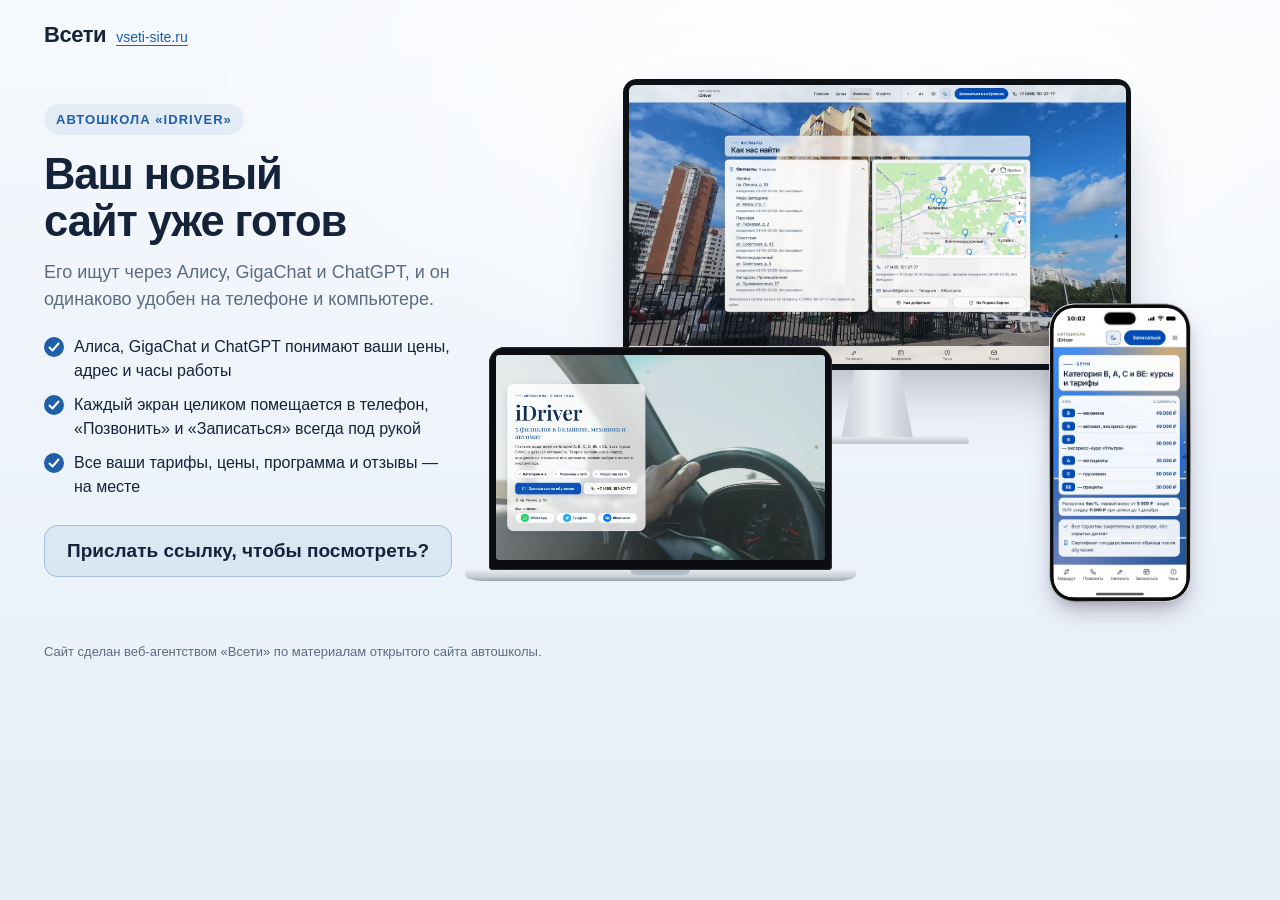
<file: vitrina/index.html>
<!doctype html>
<html lang="ru">
<head>
<meta charset="utf-8">
<meta name="viewport" content="width=device-width, initial-scale=1">
<meta name="robots" content="noindex, nofollow">
<title>Новый сайт автошколы «iDriver» — веб-агентство «Всети»</title>
<style>
@layer stageshow{:where(.ss-phone){position:relative}.ss-phone{flex-shrink:0;box-shadow:0 calc(var(--ps) * 40) calc(var(--ps) * 80) calc(var(--ps) * -16) #32325d40,0 calc(var(--ps) * 24) calc(var(--ps) * 48) calc(var(--ps) * -24) #0000004d}.ss-phone__glass{height:100%}.ss-phone__window{position:relative;overflow:hidden;isolation:isolate}.ss-phone:is([data-frame=pro],[data-frame=silver],[data-frame=bezel],[data-frame=clay],[data-frame=outline],[data-frame=bare]){--ss-phone-glass: #0b0b0c;--ss-phone-rim: #2c2c2d;--ss-phone-seam: #e0dfdc;--ss-phone-line: var(--ss-text-faint, #9a9a9d);background:none}.ss-phone__bands{position:absolute;inset:0;overflow:visible;pointer-events:none}.ss-phone:is([data-frame=pro],[data-frame=silver],[data-frame=bezel],[data-frame=clay],[data-frame=outline]) .ss-phone__glass{position:relative}.ss-phone[data-frame=pro]{--ss-phone-band-1: #e3e3e6;--ss-phone-band-2: #9a9ba0;--ss-phone-band-3: #cfd0d4;--ss-phone-band-4: #85868b;--ss-phone-band-5: #c9cacd}.ss-stage[data-theme=dark] .ss-phone[data-frame=pro],.ss-stage[data-theme=glass] .ss-phone[data-frame=pro][data-dark]{--ss-phone-band-1: #5b5c61;--ss-phone-band-2: #2b2c2f;--ss-phone-band-3: #48494d;--ss-phone-band-4: #232427;--ss-phone-band-5: #404145}.ss-phone[data-frame=silver]{--ss-phone-band-1: #f4f4f6;--ss-phone-band-2: #c9cacf;--ss-phone-band-3: #eeeef1;--ss-phone-band-4: #b9babf;--ss-phone-band-5: #e6e6ea}.ss-phone[data-frame=bezel]{--ss-phone-glass: #111113}.ss-phone[data-frame=clay]{--ss-phone-clay-top: color-mix(in srgb, var(--ss-phone-clay, #ecebe8), #fff 45%);--ss-phone-clay-bottom: color-mix(in srgb, var(--ss-phone-clay, #ecebe8), #000 6%);box-shadow:0 calc(var(--ps) * 30) calc(var(--ps) * 60) calc(var(--ps) * -12) #32325d33,0 calc(var(--ps) * 16) calc(var(--ps) * 32) calc(var(--ps) * -16) #00000029}.ss-stage[data-theme=dark] .ss-phone[data-frame=clay]{--ss-phone-clay-top: color-mix(in srgb, var(--ss-phone-clay, #2a2a2e), #fff 6%);--ss-phone-clay-bottom: var(--ss-phone-clay, #2a2a2e);--ss-phone-seam: #333338}.ss-phone[data-frame=outline]{box-shadow:none}.ss-stage[data-theme=blueprint] .ss-phone[data-frame=outline]{--ss-phone-line: var(--ss-line)}.ss-phone:not([data-frame=android],[data-frame=soft]) .ss-phone__status{height:62px;padding:0}.ss-phone:not([data-frame=android],[data-frame=soft]) .ss-phone__time{position:absolute;top:21.5px;left:0;width:138.5px;line-height:22px;text-align:center}.ss-phone:not([data-frame=android],[data-frame=soft]) .ss-phone__glyphs{position:absolute;top:25.33px;left:285.25px;align-items:flex-start;gap:8px}.ss-phone:not([data-frame=android],[data-frame=soft]) .ss-phone__signal{margin-top:1px}.ss-phone:not([data-frame=android],[data-frame=soft]) .ss-phone__battery{margin-top:.33px}.ss-phone[data-frame=photo]{position:relative;background:none}.ss-phone__photo{position:absolute;z-index:4;background:var(--ss-phone-photo-light, none) center / 100% 100% no-repeat;pointer-events:none}.ss-stage[data-theme=dark] .ss-phone__photo,.ss-phone[data-dark] .ss-phone__photo{background-image:var(--ss-phone-photo-dark, var(--ss-phone-photo-light, none))}.ss-phone[data-frame=android]{background:linear-gradient(150deg,#3a3b3f,#1d1e21 40%,#2f3034 70%,#1a1b1e)}.ss-phone[data-frame=android] .ss-phone__glass{background:#050505}.ss-phone[data-frame=android] .ss-phone__island{top:14px;width:24px;height:24px;border-radius:50%}.ss-phone[data-frame=android] .ss-phone__status{height:48px;padding:0 26px}.ss-phone[data-frame=android] .ss-phone__time{font-family:system-ui,sans-serif;font-size:15px;font-weight:500}.ss-phone[data-frame=android] .ss-phone__content[data-status]{padding-top:48px}.ss-phone[data-frame=android] .ss-phone__home{width:108px;height:4px}.ss-phone[data-frame=soft]{box-shadow:0 0 0 calc(var(--ps) * 1.5) #0a25400d,0 calc(var(--ps) * 30) calc(var(--ps) * 60) calc(var(--ps) * -12) #32325d2e,0 calc(var(--ps) * 18) calc(var(--ps) * 36) calc(var(--ps) * -18) #0000001f}.ss-phone[data-frame=soft] .ss-phone__glass{background:#f6f9fc;box-shadow:inset 0 calc(var(--ps) * -2.9) calc(var(--ps) * 7.2) #0a254038}.ss-stage[data-theme=dark] .ss-phone[data-frame=soft] .ss-phone__glass{background:#1c2433;box-shadow:inset 0 calc(var(--ps) * -2.9) calc(var(--ps) * 7.2) #00000073}.ss-phone__screen{--pt: 1px;position:absolute;top:0;left:0;display:flex;flex-direction:column;overflow:hidden;background:#fff;color:#000;font-family:-apple-system,system-ui,sans-serif;font-size:15px;letter-spacing:-.015em;transform-origin:0 0;-webkit-font-smoothing:antialiased}.ss-phone[data-dark] .ss-phone__screen{background:#000;color:#fff}.ss-phone__status{position:absolute;top:0;right:0;left:0;z-index:2;display:flex;align-items:center;justify-content:space-between;height:54px;padding:0 34px 0 52px;transition:color .3s ease;will-change:transform}.ss-phone__time{font-family:SF Pro Text,-apple-system,system-ui,sans-serif;font-variation-settings:"opsz" 17;font-size:17.67px;font-weight:590;letter-spacing:0}.ss-phone__island{position:absolute;top:var(--ss-island-top, 14px);left:50%;z-index:3;width:var(--ss-island-w, 95px);height:37px;border-radius:18.5px;background:#000;transform:translate(-50%)}.ss-phone__glyphs{display:flex;align-items:center;gap:8px}.ss-phone__glyph{display:block}.ss-phone__content{position:relative;flex:1;min-height:0}.ss-phone__content[data-status]{padding-top:62px}.ss-phone__content:not([data-status]){padding-top:44px}.ss-phone[data-frame=bare] .ss-phone__content{padding-right:8px;padding-left:8px}.ss-phone__home{position:absolute;bottom:8px;left:50%;z-index:2;width:144px;height:5px;border-radius:2.5px;background:currentColor;transform:translate(-50%);transition:color .3s ease;will-change:transform}.ss-lock{position:absolute;inset:0;color:#fff;text-align:center}.ss-lock__date{margin-top:66px;font-size:22px;font-weight:600;letter-spacing:-.01em;opacity:.85}.ss-lock__clock{margin-top:-4px;font-size:112px;font-weight:700;line-height:1;letter-spacing:-.035em;font-variant-numeric:tabular-nums;opacity:.92}.ss-lock__stack{position:absolute;right:0;bottom:118px;left:0;display:flex;flex-direction:column;gap:8px;text-align:left}.ss-lock__stack[data-at=top]{top:290px;bottom:auto}.ss-lock__controls{position:absolute;right:46px;bottom:48px;left:46px;display:flex;justify-content:space-between}.ss-lock__control{display:grid;place-items:center;width:50px;height:50px;border-radius:50%;background:#0a0c1842;backdrop-filter:blur(24px) saturate(1.3);color:#fff}.ss-notification{display:flex;align-items:center;gap:13px;margin:0 18px;padding:14px 17px 14px 14px;border-radius:23px;background:#fcfcfdc2;backdrop-filter:blur(30px) saturate(1.25);box-shadow:0 4px 24px #0000000f;color:#000;text-align:left}.ss-notification[data-banner]{position:absolute;top:56px;right:0;left:0;z-index:2;animation:ss-banner-in .52s cubic-bezier(.2,.9,.25,1) both}@keyframes ss-banner-in{0%{transform:translateY(-110px)}}.ss-notification__icon{display:grid;flex-shrink:0;place-items:center;width:38px;height:38px;overflow:hidden;border-radius:9px;background:var(--ss-accent);color:#fff}.ss-notification__icon:has(>img){background:none}.ss-notification__icon>img{display:block;width:100%;height:100%}.ss-notification__text{display:flex;flex:1;flex-direction:column;min-width:0;font-size:15px;line-height:18px;letter-spacing:-.016em}.ss-notification__head{display:flex;align-items:baseline;gap:8px}.ss-notification__title{flex:1;min-width:0;overflow:hidden;font-weight:600;white-space:nowrap;text-overflow:ellipsis}.ss-notification__time{flex-shrink:0;font-size:12px;letter-spacing:-.005em;color:#3c3c4399}.ss-notification__body{display:-webkit-box;overflow:hidden;-webkit-line-clamp:3;-webkit-box-orient:vertical}.ss-lock[data-size=satellite] .ss-lock__stack{top:232px;bottom:auto}.ss-lock[data-size=satellite][data-clock=off] .ss-lock__stack{top:74px}.ss-notification{will-change:transform}.ss-phone:not([data-dark]) .ss-notification{background:#ffffffeb;box-shadow:0 0 0 .5px #00000014,0 8px 24px #0000001f}.ss-phone__time-bar{display:inline-block;width:30px;height:7px;border-radius:4px;background:currentColor;opacity:.5}}
:root{--ink:#14233a;--muted:#5b6b80;--accent:#1f5fa8;--sand:#ffc94d;--bg1:#f6f9fd;--bg2:#e6eef8}
*{box-sizing:border-box}
html,body{margin:0}
body{font:16px/1.5 -apple-system,"Segoe UI",Roboto,Arial,sans-serif;color:var(--ink);background:radial-gradient(1200px 600px at 70% 10%,#ffffff 0,rgba(255,255,255,0) 60%),linear-gradient(180deg,var(--bg1),var(--bg2));min-height:100vh}
a{color:inherit}
.top{display:flex;align-items:center;justify-content:space-between;max-width:1240px;margin:0 auto;padding:18px 24px}
.brand{display:flex;align-items:baseline;gap:10px;text-decoration:none}
.brand b{font-size:22px;letter-spacing:-.02em}
.brand span{font-size:14px;color:var(--accent);text-decoration:underline;text-underline-offset:3px}
.hero{max-width:1240px;margin:0 auto;padding:10px 24px 40px;display:grid;grid-template-columns:minmax(0,.82fr) minmax(0,1.5fr);gap:36px;align-items:center}
.eyebrow{display:inline-block;font-size:13px;font-weight:600;letter-spacing:.08em;text-transform:uppercase;color:var(--accent);background:rgba(31,95,168,.08);padding:6px 12px;border-radius:999px}
h1{text-wrap:balance;font-size:clamp(30px,3.4vw,48px);line-height:1.08;letter-spacing:-.025em;margin:16px 0 14px}
.lead{font-size:18px;color:var(--muted);margin:0 0 22px;max-width:30em}
.pts{list-style:none;padding:0;margin:0 0 26px;display:grid;gap:10px}
.pts li{display:flex;gap:10px;align-items:flex-start}
.pts li::before{content:"";flex:none;width:20px;height:20px;margin-top:2px;border-radius:50%;background:var(--accent) url("data:image/svg+xml,%3Csvg xmlns='http://www.w3.org/2000/svg' viewBox='0 0 20 20'%3E%3Cpath d='M5.5 10.5l3 3 6-7' fill='none' stroke='%23fff' stroke-width='2' stroke-linecap='round' stroke-linejoin='round'/%3E%3C/svg%3E") center/100% no-repeat}
.cta{display:flex;flex-wrap:wrap;gap:14px;align-items:center}
.btn{display:inline-flex;align-items:center;gap:8px;min-height:52px;padding:0 26px;border-radius:14px;background:var(--accent);color:#fff;font-weight:600;text-decoration:none;box-shadow:0 10px 24px rgba(31,95,168,.28)}
.btn:hover{background:#174a86}
.ask{margin:0;display:inline-flex;align-items:center;min-height:52px;padding:12px 22px;line-height:1.3;border-radius:14px;background:rgba(31,95,168,.08);border:1.5px solid rgba(31,95,168,.28);color:var(--ink);font-size:19px;font-weight:600}
/* сцена с устройствами */
.stage{position:relative;width:100%;aspect-ratio:16/11.2}
.dv{position:absolute}
.dv img{display:block;width:100%;height:100%;object-fit:cover;object-position:center top}
.mon .scr img,.lap .scr img{height:auto}
.mon{left:18%;top:0;width:68%}
.mon .scr{padding:1.1%;background:#0e1116;border-radius:14px;box-shadow:0 30px 60px -20px rgba(20,35,58,.35)}
.mon .scr img{border-radius:6px}
.mon .neck{width:14%;aspect-ratio:1/.95;margin:0 auto;background:linear-gradient(90deg,#c9d0d8,#eef1f4 45%,#c3cad2);clip-path:polygon(18% 0,82% 0,100% 100%,0 100%)}
.mon .foot{width:36%;aspect-ratio:36/1.5;margin:-1px auto 0;border-radius:6px 6px 3px 3px;background:linear-gradient(180deg,#e9edf1,#b9c1ca);box-shadow:0 12px 20px -8px rgba(20,35,58,.4)}
.lap{left:0;bottom:4%;width:46%}
.lap .scr{padding:2.2% 2.2% 3%;background:#0b0d11;border-radius:16px 16px 4px 4px;position:relative;box-shadow:0 0 0 1px #2a2f37 inset}
.lap .scr::before{content:"";position:absolute;top:1%;left:50%;width:.9%;aspect-ratio:1;border-radius:50%;background:#2b3442;transform:translateX(-50%)}
.lap .scr img{border-radius:3px}
.lap .base{position:relative;height:0;padding-bottom:3.2%;margin:0 -7%;background:linear-gradient(180deg,#e7ebef 0,#c8cfd7 60%,#9aa3ad 100%);border-radius:0 0 18px 18px/0 0 60% 60%;box-shadow:0 22px 30px -14px rgba(20,35,58,.45)}
.lap .base::after{content:"";position:absolute;top:0;left:50%;width:15%;height:40%;transform:translateX(-50%);background:#b3bbc4;border-radius:0 0 8px 8px}
.tab{right:1.5%;bottom:3%;width:23%}
.tab .scr{aspect-ratio:820/1180;padding:4.5%;background:#121419;border-radius:22px;box-shadow:0 0 0 2px #c7ced6,0 28px 50px -18px rgba(20,35,58,.45)}
.tab .scr img{border-radius:10px}
.ph{right:6%;bottom:0;width:340px;transform-origin:100% 100%}
.ph-shot{display:block;width:100%;height:auto}
.note{max-width:1240px;margin:0 auto;padding:0 24px 34px;color:var(--muted);font-size:13px}
@media (max-width:600px){
  .stage{aspect-ratio:16/9.8}
  .mon{display:none}
  .lap{left:6%;width:64%;bottom:6%}
  .ph{right:5%}
}
@media (max-width:900px){
  .hero{grid-template-columns:1fr;gap:26px;padding-top:0}
  .stage{order:-1}
  .lead{font-size:16.5px}
}
</style>
</head>
<body>
<header class="top"><a class="brand" href="https://vseti-site.ru/" target="_blank" rel="noopener"><b>Всети</b><span>vseti-site.ru</span></a></header>
<main class="hero">
  <div class="txt">
    <span class="eyebrow">Автошкола «iDriver»</span>
    <h1>Ваш новый сайт уже готов</h1>
    <p class="lead">Его ищут через Алису, GigaChat и ChatGPT, и он одинаково удобен на телефоне и компьютере.</p>
    <ul class="pts">
      <li>Алиса, GigaChat и ChatGPT понимают ваши цены, адрес и часы работы</li>
      <li>Каждый экран целиком помещается в телефон, «Позвонить» и «Записаться» всегда под рукой</li>
      <li>Все ваши тарифы, цены, программа и отзывы — на месте</li>
    </ul>
    <div class="cta">
      <p class="ask">Прислать ссылку, чтобы посмотреть?</p>
    </div>
  </div>
  <div class="stage" id="stage" aria-label="Новый сайт на компьютере, ноутбуке и телефоне">
    <div class="dv mon"><div class="scr"><img src="img/monitor.webp?v=2" alt="" width="1600" height="900"></div><div class="neck"></div><div class="foot"></div></div>
    <div class="dv lap"><div class="scr"><img src="img/laptop.webp?v=2" alt="" width="1280" height="800"></div><div class="base"></div></div>
    <div class="dv ph" id="ph"><div class="ss-phone z-phone" data-frame="pro" style="width: 340px; height: 714.953px; padding: 2.38318px; border-radius: 61.1682px; --ps: 0.794392523364486px;"><svg class="ss-phone__bands" width="100%" height="100%" aria-hidden="true"><defs><linearGradient id="ph-band" x1="0.2" y1="0" x2="0.8" y2="1"><stop offset="0" style="stop-color: var(--ss-phone-band-1);"></stop><stop offset="0.22" style="stop-color: var(--ss-phone-band-2);"></stop><stop offset="0.48" style="stop-color: var(--ss-phone-band-3);"></stop><stop offset="0.74" style="stop-color: var(--ss-phone-band-4);"></stop><stop offset="1" style="stop-color: var(--ss-phone-band-5);"></stop></linearGradient><linearGradient id="ph-clay" x1="0" y1="0" x2="0" y2="1"><stop offset="0" style="stop-color: var(--ss-phone-clay-top);"></stop><stop offset="1" style="stop-color: var(--ss-phone-clay-bottom);"></stop></linearGradient></defs><g transform="translate(10.327102803738317 10.327102803738317)" stroke-linejoin="round"><path d="M262.94 0.00L267.09 0.06L270.49 0.24L273.65 0.53L276.65 0.94L279.51 1.47L282.27 2.11L284.93 2.87L287.50 3.74L289.97 4.72L292.36 5.81L294.65 7.02L296.85 8.33L298.96 9.75L300.98 11.27L302.90 12.90L304.72 14.62L306.45 16.45L308.08 18.37L309.60 20.38L311.02 22.49L312.33 24.70L313.53 26.99L314.63 29.37L315.61 31.85L316.48 34.41L317.24 37.07L317.88 39.83L318.41 42.70L318.82 45.69L319.11 48.85L319.29 52.25L319.35 56.40L319.35 637.90L319.29 642.04L319.11 645.45L318.82 648.60L318.41 651.60L317.88 654.47L317.24 657.23L316.48 659.89L315.61 662.45L314.63 664.92L313.53 667.31L312.33 669.60L311.02 671.80L309.60 673.91L308.08 675.93L306.45 677.85L304.72 679.68L302.90 681.40L300.98 683.03L298.96 684.55L296.85 685.97L294.65 687.28L292.36 688.49L289.97 689.58L287.50 690.56L284.93 691.43L282.27 692.19L279.51 692.83L276.65 693.36L273.65 693.77L270.49 694.06L267.09 694.24L262.94 694.30L56.40 694.30L52.25 694.24L48.85 694.06L45.69 693.77L42.70 693.36L39.83 692.83L37.07 692.19L34.41 691.43L31.85 690.56L29.37 689.58L26.99 688.49L24.70 687.28L22.49 685.97L20.38 684.55L18.37 683.03L16.45 681.40L14.62 679.68L12.90 677.85L11.27 675.93L9.75 673.91L8.33 671.80L7.02 669.60L5.81 667.31L4.72 664.92L3.74 662.45L2.87 659.89L2.11 657.23L1.47 654.47L0.94 651.60L0.53 648.60L0.24 645.45L0.06 642.04L0.00 637.90L0.00 56.40L0.06 52.25L0.24 48.85L0.53 45.69L0.94 42.70L1.47 39.83L2.11 37.07L2.87 34.41L3.74 31.85L4.72 29.37L5.81 26.99L7.02 24.70L8.33 22.49L9.75 20.38L11.27 18.37L12.90 16.45L14.62 14.62L16.45 12.90L18.37 11.27L20.38 9.75L22.49 8.33L24.70 7.02L26.99 5.81L29.37 4.72L31.85 3.74L34.41 2.87L37.07 2.11L39.83 1.47L42.70 0.94L45.69 0.53L48.85 0.24L52.25 0.06L56.40 0.00Z" fill="none" stroke-width="20.654205607476634" stroke="url(#ph-band)"></path><path d="M262.94 0.00L267.09 0.06L270.49 0.24L273.65 0.53L276.65 0.94L279.51 1.47L282.27 2.11L284.93 2.87L287.50 3.74L289.97 4.72L292.36 5.81L294.65 7.02L296.85 8.33L298.96 9.75L300.98 11.27L302.90 12.90L304.72 14.62L306.45 16.45L308.08 18.37L309.60 20.38L311.02 22.49L312.33 24.70L313.53 26.99L314.63 29.37L315.61 31.85L316.48 34.41L317.24 37.07L317.88 39.83L318.41 42.70L318.82 45.69L319.11 48.85L319.29 52.25L319.35 56.40L319.35 637.90L319.29 642.04L319.11 645.45L318.82 648.60L318.41 651.60L317.88 654.47L317.24 657.23L316.48 659.89L315.61 662.45L314.63 664.92L313.53 667.31L312.33 669.60L311.02 671.80L309.60 673.91L308.08 675.93L306.45 677.85L304.72 679.68L302.90 681.40L300.98 683.03L298.96 684.55L296.85 685.97L294.65 687.28L292.36 688.49L289.97 689.58L287.50 690.56L284.93 691.43L282.27 692.19L279.51 692.83L276.65 693.36L273.65 693.77L270.49 694.06L267.09 694.24L262.94 694.30L56.40 694.30L52.25 694.24L48.85 694.06L45.69 693.77L42.70 693.36L39.83 692.83L37.07 692.19L34.41 691.43L31.85 690.56L29.37 689.58L26.99 688.49L24.70 687.28L22.49 685.97L20.38 684.55L18.37 683.03L16.45 681.40L14.62 679.68L12.90 677.85L11.27 675.93L9.75 673.91L8.33 671.80L7.02 669.60L5.81 667.31L4.72 664.92L3.74 662.45L2.87 659.89L2.11 657.23L1.47 654.47L0.94 651.60L0.53 648.60L0.24 645.45L0.06 642.04L0.00 637.90L0.00 56.40L0.06 52.25L0.24 48.85L0.53 45.69L0.94 42.70L1.47 39.83L2.11 37.07L2.87 34.41L3.74 31.85L4.72 29.37L5.81 26.99L7.02 24.70L8.33 22.49L9.75 20.38L11.27 18.37L12.90 16.45L14.62 14.62L16.45 12.90L18.37 11.27L20.38 9.75L22.49 8.33L24.70 7.02L26.99 5.81L29.37 4.72L31.85 3.74L34.41 2.87L37.07 2.11L39.83 1.47L42.70 0.94L45.69 0.53L48.85 0.24L52.25 0.06L56.40 0.00Z" fill="none" stroke-width="15.88785046728972" style="stroke: var(--ss-phone-rim);"></path><path d="M262.94 0.00L267.09 0.06L270.49 0.24L273.65 0.53L276.65 0.94L279.51 1.47L282.27 2.11L284.93 2.87L287.50 3.74L289.97 4.72L292.36 5.81L294.65 7.02L296.85 8.33L298.96 9.75L300.98 11.27L302.90 12.90L304.72 14.62L306.45 16.45L308.08 18.37L309.60 20.38L311.02 22.49L312.33 24.70L313.53 26.99L314.63 29.37L315.61 31.85L316.48 34.41L317.24 37.07L317.88 39.83L318.41 42.70L318.82 45.69L319.11 48.85L319.29 52.25L319.35 56.40L319.35 637.90L319.29 642.04L319.11 645.45L318.82 648.60L318.41 651.60L317.88 654.47L317.24 657.23L316.48 659.89L315.61 662.45L314.63 664.92L313.53 667.31L312.33 669.60L311.02 671.80L309.60 673.91L308.08 675.93L306.45 677.85L304.72 679.68L302.90 681.40L300.98 683.03L298.96 684.55L296.85 685.97L294.65 687.28L292.36 688.49L289.97 689.58L287.50 690.56L284.93 691.43L282.27 692.19L279.51 692.83L276.65 693.36L273.65 693.77L270.49 694.06L267.09 694.24L262.94 694.30L56.40 694.30L52.25 694.24L48.85 694.06L45.69 693.77L42.70 693.36L39.83 692.83L37.07 692.19L34.41 691.43L31.85 690.56L29.37 689.58L26.99 688.49L24.70 687.28L22.49 685.97L20.38 684.55L18.37 683.03L16.45 681.40L14.62 679.68L12.90 677.85L11.27 675.93L9.75 673.91L8.33 671.80L7.02 669.60L5.81 667.31L4.72 664.92L3.74 662.45L2.87 659.89L2.11 657.23L1.47 654.47L0.94 651.60L0.53 648.60L0.24 645.45L0.06 642.04L0.00 637.90L0.00 56.40L0.06 52.25L0.24 48.85L0.53 45.69L0.94 42.70L1.47 39.83L2.11 37.07L2.87 34.41L3.74 31.85L4.72 29.37L5.81 26.99L7.02 24.70L8.33 22.49L9.75 20.38L11.27 18.37L12.90 16.45L14.62 14.62L16.45 12.90L18.37 11.27L20.38 9.75L22.49 8.33L24.70 7.02L26.99 5.81L29.37 4.72L31.85 3.74L34.41 2.87L37.07 2.11L39.83 1.47L42.70 0.94L45.69 0.53L48.85 0.24L52.25 0.06L56.40 0.00Z" fill="none" stroke-width="14.69626168224299" style="stroke: var(--ss-phone-glass);"></path></g></svg><div class="ss-phone__glass" style="padding: 7.94393px; border-radius: 58.785px;"><div class="ss-phone__window" style="width: 319.346px; height: 694.299px; clip-path: path(&quot;M 262.94 0 L 267.09 0.06 L 270.49 0.24 L 273.65 0.53 L 276.65 0.94 L 279.51 1.47 L 282.27 2.11 L 284.93 2.87 L 287.5 3.74 L 289.97 4.72 L 292.36 5.81 L 294.65 7.02 L 296.85 8.33 L 298.96 9.75 L 300.98 11.27 L 302.9 12.9 L 304.72 14.62 L 306.45 16.45 L 308.08 18.37 L 309.6 20.38 L 311.02 22.49 L 312.33 24.7 L 313.53 26.99 L 314.63 29.37 L 315.61 31.85 L 316.48 34.41 L 317.24 37.07 L 317.88 39.83 L 318.41 42.7 L 318.82 45.69 L 319.11 48.85 L 319.29 52.25 L 319.35 56.4 L 319.35 637.9 L 319.29 642.04 L 319.11 645.45 L 318.82 648.6 L 318.41 651.6 L 317.88 654.47 L 317.24 657.23 L 316.48 659.89 L 315.61 662.45 L 314.63 664.92 L 313.53 667.31 L 312.33 669.6 L 311.02 671.8 L 309.6 673.91 L 308.08 675.93 L 306.45 677.85 L 304.72 679.68 L 302.9 681.4 L 300.98 683.03 L 298.96 684.55 L 296.85 685.97 L 294.65 687.28 L 292.36 688.49 L 289.97 689.58 L 287.5 690.56 L 284.93 691.43 L 282.27 692.19 L 279.51 692.83 L 276.65 693.36 L 273.65 693.77 L 270.49 694.06 L 267.09 694.24 L 262.94 694.3 L 56.4 694.3 L 52.25 694.24 L 48.85 694.06 L 45.69 693.77 L 42.7 693.36 L 39.83 692.83 L 37.07 692.19 L 34.41 691.43 L 31.85 690.56 L 29.37 689.58 L 26.99 688.49 L 24.7 687.28 L 22.49 685.97 L 20.38 684.55 L 18.37 683.03 L 16.45 681.4 L 14.62 679.68 L 12.9 677.85 L 11.27 675.93 L 9.75 673.91 L 8.33 671.8 L 7.02 669.6 L 5.81 667.31 L 4.72 664.92 L 3.74 662.45 L 2.87 659.89 L 2.11 657.23 L 1.47 654.47 L 0.94 651.6 L 0.53 648.6 L 0.24 645.45 L 0.06 642.04 L 0 637.9 L 0 56.4 L 0.06 52.25 L 0.24 48.85 L 0.53 45.69 L 0.94 42.7 L 1.47 39.83 L 2.11 37.07 L 2.87 34.41 L 3.74 31.85 L 4.72 29.37 L 5.81 26.99 L 7.02 24.7 L 8.33 22.49 L 9.75 20.38 L 11.27 18.37 L 12.9 16.45 L 14.62 14.62 L 16.45 12.9 L 18.37 11.27 L 20.38 9.75 L 22.49 8.33 L 24.7 7.02 L 26.99 5.81 L 29.37 4.72 L 31.85 3.74 L 34.41 2.87 L 37.07 2.11 L 39.83 1.47 L 42.7 0.94 L 45.69 0.53 L 48.85 0.24 L 52.25 0.06 L 56.4 0 Z&quot;);"><div class="ss-phone__screen" style="width: 402px; height: 874px; transform: scale(0.794393); --ss-screen-r: 64px;"><div class="ss-phone__status"><span class="ss-phone__time">10:02</span><span class="ss-phone__glyphs"><svg viewBox="0 0 20.33 13.67" width="20.33" height="13.67" class="ss-phone__glyph ss-phone__signal"><rect x="0" y="7.34" width="3.333" height="6.33" rx="1.667" fill="currentColor"></rect><rect x="5.667" y="5" width="3.333" height="8.67" rx="1.667" fill="currentColor"></rect><rect x="11.334" y="2.67" width="3.333" height="11" rx="1.667" fill="currentColor"></rect><rect x="17.000999999999998" y="0" width="3.333" height="13.67" rx="1.667" fill="currentColor"></rect></svg><svg viewBox="0 0 19.33 14.33" width="19.33" height="14.33" class="ss-phone__glyph ss-phone__wifi"><path fill-rule="evenodd" fill="currentColor" d="M0.415933 5.54283C0.902185 6.04412 1.66017 5.95818 2.27513 5.41393C4.30595 3.58064 6.83731 2.63535 9.66901 2.63535C12.5007 2.63535 15.0464 3.60928 17.0629 5.41393C17.6636 5.97251 18.4215 6.0298 18.9221 5.54283C19.4226 5.02722 19.4942 4.2538 18.9793 3.70954C16.8341 1.51819 13.3302 0 9.66901 0C6.00783 0 2.48965 1.53251 0.358727 3.72387C-0.156127 4.2538 -0.0989213 5.02722 0.415933 5.55715L0.415933 5.54283ZM3.94841 9.13779C4.50617 9.68205 5.22124 9.62476 5.85051 9.10915C6.88022 8.29276 8.25316 7.73418 9.66901 7.7485C11.0706 7.7485 12.4435 8.29276 13.4875 9.12347C14.1168 9.63908 14.8605 9.66773 15.4039 9.12347C15.9331 8.57921 16.0189 7.7485 15.4611 7.23289C14.0739 5.98683 11.9859 5.11315 9.68332 5.11315C7.38077 5.11315 5.27845 5.98683 3.9055 7.23289C3.41925 7.69121 3.31914 8.47896 3.96271 9.13779L3.94841 9.13779ZM8.72511 13.8929C9.34008 14.4801 9.98365 14.4801 10.5986 13.8929L11.757 12.7757C12.372 12.1742 12.5007 11.4151 11.7999 10.8995C11.2136 10.4841 10.4699 10.212 9.66901 10.212C8.86813 10.212 8.11015 10.4841 7.53809 10.9138C6.83731 11.4151 6.98033 12.1885 7.59529 12.7757L8.73942 13.8929L8.72511 13.8929Z"></path></svg><svg viewBox="0 0 29.33 13.67" width="29.33" height="13.67" class="ss-phone__glyph ss-phone__battery"><path fill="currentColor" d="M0 6.4C0 4.15979 0 3.03969 0.435974 2.18404C0.819467 1.43139 1.43139 0.819467 2.18404 0.435974C3.03969 0 4.15979 0 6.4 0L19.933 0C22.1732 0 23.2933 0 24.149 0.435974C24.9016 0.819467 25.5135 1.43139 25.897 2.18404C26.333 3.03969 26.333 4.15979 26.333 6.4L26.333 7.26666C26.333 9.50687 26.333 10.627 25.897 11.4826C25.5135 12.2353 24.9016 12.8472 24.149 13.2307C23.2933 13.6667 22.1732 13.6667 19.933 13.6667L6.4 13.6667C4.15979 13.6667 3.03969 13.6667 2.18404 13.2307C1.43139 12.8472 0.819467 12.2353 0.435974 11.4826C0 10.627 0 9.50687 0 7.26666L0 6.4Z"></path><path fill-rule="evenodd" fill="currentColor" transform="translate(27.33 4.33)" d="M0 0L0 5C0.601505 4.8625 2 3.75 2 2.5C2 1.25 0.601505 0.1375 0 0Z"></path></svg></span></div><span class="ss-phone__island"></span><div class="ss-phone__content" data-status="true"><img class="ph-shot" src="img/phone.webp?v=2" alt="Новый сайт автошколы «iDriver» на телефоне" width="393" height="794"></div><span class="ss-phone__home"></span></div></div></div></div></div>
  </div>
</main>
<p class="note">Сайт сделан веб-агентством «Всети» по материалам открытого сайта автошколы.</p>
<script>
(function(){var st=document.getElementById('stage'),ph=document.getElementById('ph');
function fit(){var k=st.clientWidth*(innerWidth<=600?0.27:0.19)/340;ph.style.transform='scale('+k+')';}
fit();addEventListener('resize',fit);})();
</script>
</body>
</html>
</file>
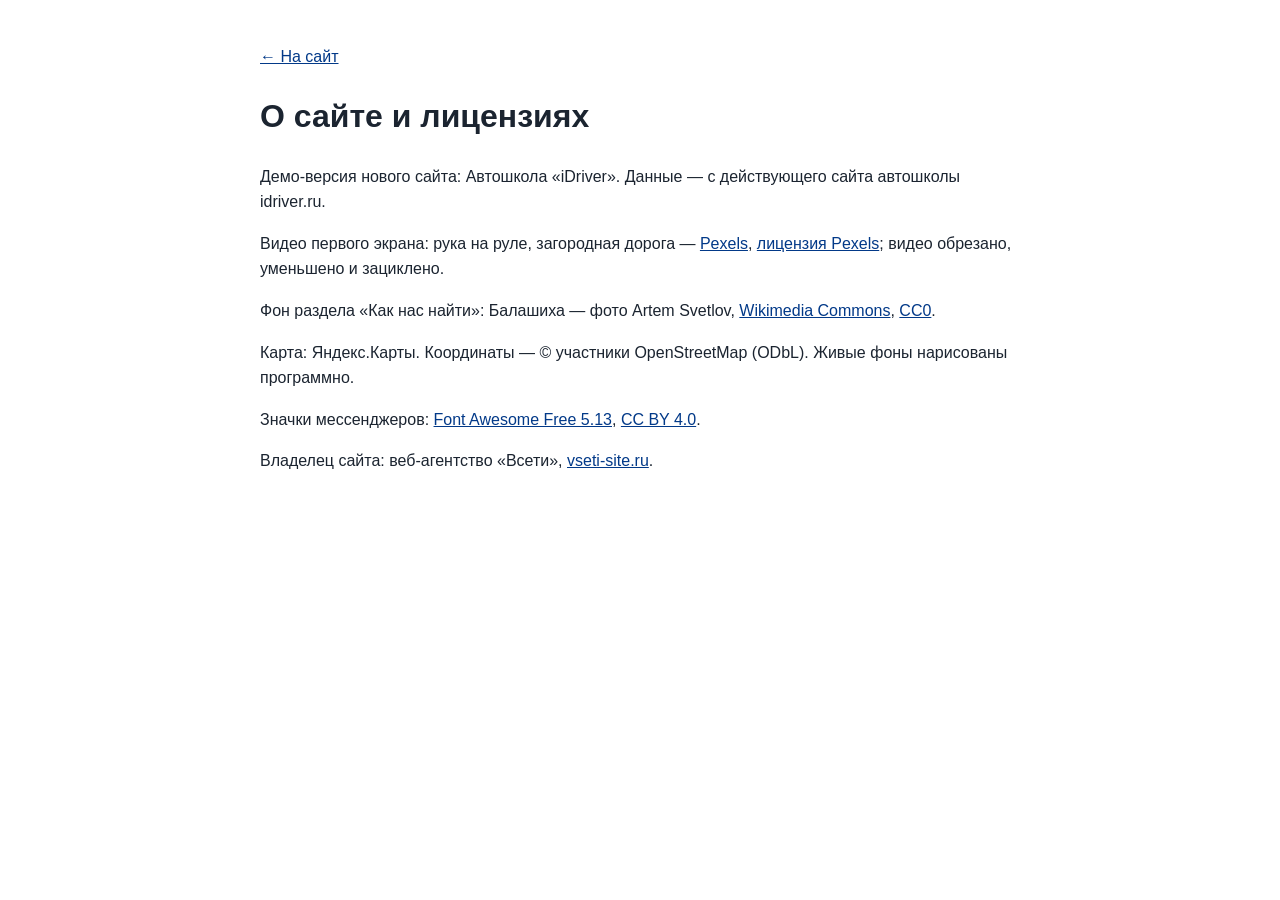
<file: credits.html>
<!doctype html><html lang="ru"><head><meta charset="utf-8"><meta name="viewport" content="width=device-width,initial-scale=1"><meta name="robots" content="noindex"><title>О сайте — Автошкола «iDriver»</title>
<style>body{font:16px/1.6 Inter,Arial,sans-serif;max-width:760px;margin:0 auto;padding:28px 18px;color:#1b2430}a{color:#023988}</style></head><body>
<p><a href="./">← На сайт</a></p><h1>О сайте и лицензиях</h1>
<p>Демо-версия нового сайта: Автошкола «iDriver». Данные — с действующего сайта автошколы idriver.ru.</p>
<p>Видео первого экрана: рука на руле, загородная дорога — <a href="https://www.pexels.com/video/8630309/" target="_blank" rel="noopener">Pexels</a>, <a href="https://www.pexels.com/license/" target="_blank" rel="noopener">лицензия Pexels</a>; видео обрезано, уменьшено и зациклено.</p>
<p>Фон раздела «Как нас найти»: Балашиха — фото Artem Svetlov, <a href="https://commons.wikimedia.org/wiki/File:Balashikha_2019-07_2.jpg" target="_blank" rel="noopener">Wikimedia Commons</a>, <a href="https://creativecommons.org/publicdomain/zero/1.0/deed.ru" target="_blank" rel="noopener">CC0</a>.</p>
<p>Карта: Яндекс.Карты. Координаты — © участники OpenStreetMap (ODbL). Живые фоны нарисованы программно.</p>
<p>Значки мессенджеров: <a href="https://fontawesome.com" target="_blank" rel="noopener">Font Awesome Free 5.13</a>, <a href="https://creativecommons.org/licenses/by/4.0/" target="_blank" rel="noopener">CC BY 4.0</a>.</p>
<p>Владелец сайта: веб-агентство «Всети», <a href="https://vseti-site.ru" target="_blank" rel="noopener">vseti-site.ru</a>.</p>
</body></html>
</file>
<file: css/etalon.css>
/* ==========================================================================
   Эталон нотариуса. Общий слой поверх встроенных стилей index.html:
   видео-первый экран, «жидкое стекло», интерьеры на фоне экранов,
   шапка и нижняя панель со второго экрана, карточки Spotlight Card.
   ========================================================================== */

/* плавное проявление подсветки рамки (Chrome/Safari/Firefox новых версий) */
@property --hl{syntax:'<number>';inherits:true;initial-value:0}

:root{
  --glass:rgba(0,0,0,.4);
  --glass-blur:4px;
  --spot:255,196,108;          /* тёплый янтарь под интерьеры */
  --spring:cubic-bezier(.2,.9,.3,1.35);
}

/* ---------- светлый текст на тёмном стекле для всего, что лежит на фото ---------- */
.sec:not(.sec-hero),.hdr,.bar,.mmenu{
  --card:rgba(0,0,0,.4); --card-rgb:0,0,0;
  --text:#fff; --muted:rgba(255,255,255,.84);
  --line:rgba(255,255,255,.3); --line2:rgba(255,255,255,.2);
  --accent:#ecd9ac; --accent-d:#f6e9c8; --accent-l:#d3bc8a; --accent-soft:rgba(255,255,255,.13);
  --bg:rgba(0,0,0,.3); --bg2:transparent; --bg3:rgba(255,255,255,.13);
  --on-accent:#1d170b;
  --shadow:0 1px 12px rgba(0,0,0,.35); --shadow-lg:0 18px 50px rgba(0,0,0,.5);
  --ok:#8fe3a8; --bad:#ff9f96;
  color:#fff;
}
.sec:not(.sec-hero){background:#2b2319}
.sec:not(.sec-hero) .sec-scroll{
  position:relative;z-index:1;
  padding-top:calc(var(--hdr-h) / var(--zc,1) + 12px);padding-bottom:calc(var(--bar-h) + 12px);
  text-shadow:0 1px 2px rgba(0,0,0,.45)
}
.sec:not(.sec-hero) :is(input,select,textarea,button.btn,.btn){text-shadow:none}

/* ---------- фон экранов: интерьеры, затемнение ровно 50% ---------- */
.sec-bg{position:absolute;inset:0;z-index:0;overflow:hidden;pointer-events:none;background:#2b2319}
.sec-bg picture{display:block;width:100%;height:100%}
.sec-bg img{display:block;width:100%;height:100%;object-fit:cover;opacity:0;transition:opacity .9s ease}
.sec-bg img.ld,html:not(.js) .sec-bg img{opacity:1}
.sec-bg::after{content:"";position:absolute;inset:0;background:rgba(0,0,0,.5)}

/* ==========================================================================
   Жидкое стекло
   ========================================================================== */
.glass,
.sec:not(.sec-hero) :is(.sec-head,.svc,.step,.rev,.rsum,.cred,.cbox,.fq,.about-txt,.tf-card,.quote,.ilink,.chips li,.foot,.rate-chip){
  position:relative;isolation:isolate;
  background:var(--glass);
  -webkit-backdrop-filter:blur(var(--glass-blur));backdrop-filter:blur(var(--glass-blur));
  border:0;border-radius:var(--radius);
  box-shadow:0 8px 30px rgba(0,0,0,.14);
}
/* тонкая светлая рамка-градиент; рядом с курсором рамка разгорается (--hl, --x, --y) */
.glass::after,
.sec:not(.sec-hero) :is(.sec-head,.svc,.step,.rev,.rsum,.cred,.cbox,.fq,.about-txt,.tf-card,.quote,.ilink,.chips li,.foot,.rate-chip)::after{
  content:"";position:absolute;inset:0;border-radius:inherit;padding:1.4px;pointer-events:none;z-index:2;
  background:
    radial-gradient(230px circle at var(--x,50%) var(--y,50%),rgba(255,226,160,calc(var(--hl,0)*1)),rgba(var(--spot),calc(var(--hl,0)*.65)) 38%,transparent 72%),
    linear-gradient(160deg,rgba(255,255,255,.58) 0%,rgba(255,255,255,.16) 22%,rgba(255,255,255,0) 44%,rgba(255,255,255,0) 60%,rgba(255,255,255,.16) 82%,rgba(255,255,255,.5) 100%);
  -webkit-mask:linear-gradient(#000 0 0) content-box,linear-gradient(#000 0 0);
  -webkit-mask-composite:xor;mask-composite:exclude;
}
.sec:not(.sec-hero) .sec-head{display:block;width:fit-content;max-width:100%;border-radius:18px;padding:14px 22px 16px;margin-bottom:16px}
.sec:not(.sec-hero) .sec-head .h2{margin-top:8px}
.sec:not(.sec-hero) .sec-head .lead{margin-top:8px}
.sec:not(.sec-hero) .sec-head .demo-note{background:rgba(255,255,255,.1);border-left-color:var(--accent)}

/* ==========================================================================
   Spotlight Card: пятно света под курсором внутри карточки (::before),
   подсветка рамки рядом с курсором (::after выше), «прыжок» scale + тень.
   Позицию --x/--y ставит один общий обработчик pointermove (js/etalon.js).
   ========================================================================== */
.glow{position:relative;isolation:isolate;--hov:1.035}
.glow::before{
  content:"";position:absolute;inset:0;border-radius:inherit;pointer-events:none;z-index:-1;
  background:
    radial-gradient(340px circle at var(--x,50%) var(--y,50%),rgba(var(--spot),.5),rgba(var(--spot),.2) 38%,transparent 72%);
  opacity:0;transition:opacity .35s ease;
}
.glow.lit{--hl:1}
.glow.lit::before{opacity:1}
.glow{transition:scale .38s var(--spring),box-shadow .32s ease,--hl .3s ease}
.glow.rv{transition:opacity .7s ease var(--rvd),translate .7s ease var(--rvd),scale .38s var(--spring),box-shadow .32s ease,--hl .3s ease}
@media (hover:hover) and (pointer:fine){
  .glow:hover{scale:var(--hov);z-index:6;box-shadow:0 24px 54px rgba(0,0,0,.5),0 0 34px rgba(var(--spot),.2)}
}
/* ---------- «Контакты» («Как нас найти»): плашки при наведении и касании загораются жёлтым — яркая рамка и мягкое
   свечение вокруг; размер не меняется (никаких увеличений и сдвигов раскладки), видно в обеих темах ---------- */
:root{--gy-ring:255,208,80;--gy-glow:255,200,64}
html[data-theme="light"]{--gy-ring:232,154,0;--gy-glow:255,186,30}
#contacts .glow{--gy:0 0 0 2.5px rgba(var(--gy-ring),.98),0 0 22px 4px rgba(var(--gy-glow),.66),0 0 58px 14px rgba(var(--gy-glow),.32),0 8px 30px rgba(0,0,0,.14);
  --gy0:0 0 0 0 rgba(var(--gy-ring),0),0 0 0 0 rgba(var(--gy-glow),0),0 0 0 0 rgba(var(--gy-glow),0),0 8px 30px rgba(0,0,0,.14)}
@media (hover:hover) and (pointer:fine){
  #contacts .glow:hover{scale:1;box-shadow:var(--gy)}
  /* заголовок с рейтингом: когда курсор на значке рейтинга, светится только значок */
  #contacts .sec-head:has(.rate-chip:hover):hover{box-shadow:var(--gy0)}
}
#contacts .glow.tap{animation:cGlowTap 1.4s ease-out,glowHl .62s ease-out}
@keyframes cGlowTap{0%{box-shadow:var(--gy0)}14%,62%{box-shadow:var(--gy)}100%{box-shadow:var(--gy0)}}
html[data-hc="1"] #contacts .glow:hover{outline:3px solid #ffd400;outline-offset:2px}
/* крупные плашки берут нижнюю границу 1,03: 3,5 % от 600 px — это уже 20 px */
.hero-plq,.about-txt,.tf-card,.sec-head,.cbox{--hov:1.03}

/* касание на телефоне: вспышка пятна в точке касания и подпрыгивание */
.glow.tap{animation:glowTap .62s var(--spring),glowHl .62s ease-out}
.glow.tap::before{animation:spotFlash .62s ease-out}
@keyframes glowTap{0%{scale:1}38%{scale:var(--tap,1.045)}100%{scale:1}}
@keyframes glowHl{0%{--hl:0}22%{--hl:1}100%{--hl:0}}
@keyframes spotFlash{0%{opacity:0}18%{opacity:1}100%{opacity:0}}

/* ---------- появление блоков при входе на экран ---------- */
.rv{--rvd:calc(var(--i,0) * 90ms);opacity:0;transform:none;translate:0 18px;
  transition:opacity .7s ease var(--rvd),translate .7s ease var(--rvd)}
.sec.active .rv{opacity:1;transform:none;translate:0 0}
/* первый экран: блоки стартуют сами (экран активен с загрузки), по очереди после слова */
.sec-hero .rv{--rvd:calc(var(--hero-d,1.8s) + var(--i,0) * 140ms);opacity:1;translate:0 0}
.sec-hero .kicker.rv{--rvd:.45s}
/* анимация заголовка стартует — скрипт ставит .go, и остальные блоки выходят следом за словом */
.sec-hero.go .rv{animation:heroIn .9s cubic-bezier(.2,.7,.2,1) var(--rvd) both}
html.js .sec-hero:not(.go) .rv{opacity:0;translate:0 18px;animation:heroSafe .01s linear 5s forwards}
@keyframes heroIn{from{opacity:0;translate:0 18px}to{opacity:1;translate:0 0}}
@keyframes heroSafe{to{opacity:1;translate:0 0}}

/* ==========================================================================
   Первый экран
   ========================================================================== */
.sec-hero{background:#8fb1d4;color:#fff;
  /* А−/А+ первый экран не трогают: страница в zoom, экран — встречный zoom (как шапка), поэтому он на любой ступени
     выглядит ровно как при 100 %. Единицы vw/vh и высота экрана считаются от окна без поправки. */
  zoom:calc(1 / var(--zc,1)); --vwu:1vw; --vhu:1vh;
  /* высота — та же видимая, что у остальных экранов (скрипт кладёт её в --vhr); 100vh во встроенном браузере Telegram на Android
     считается при спрятанной верхней панели и выше видимой части — первый экран выходил выше, и все следующие съезжали вниз */
  --vh:var(--vhr, calc(100 * var(--vhu)))}
.hero-bg{position:absolute;inset:0;overflow:hidden;background:#9db9d6 url(../img/hero-poster.jpg) 54% 50%/cover no-repeat}
.hero-video{position:absolute;inset:0;width:100%;height:100%;object-fit:cover;object-position:54% 50%;background:transparent}
.hero-clouds{
  position:absolute;left:0;top:0;width:100%;height:58%;pointer-events:none;opacity:0;transition:opacity 2.4s ease;
  -webkit-mask-image:linear-gradient(180deg,#000 0%,#000 36%,rgba(0,0,0,.55) 66%,transparent 100%);
          mask-image:linear-gradient(180deg,#000 0%,#000 36%,rgba(0,0,0,.55) 66%,transparent 100%)
}
.hero-clouds.on{opacity:1}
/* угасание к низу рисует сам шейдер (js/clouds.js): маска на canvas — лишний проход на каждый кадр */
.hero-clouds.baked{-webkit-mask-image:none;mask-image:none}
/* точки-переходы по краю не растут с А+: иначе на ступенях 130–150 % они наезжают на плашки первого экрана и карточки */
.dots{zoom:calc(1 / var(--zc,1))}

.sec-hero .sec-scroll{position:relative;z-index:1;padding:26px clamp(20px,calc(3.4*var(--vwu,1vw)),64px);display:flex;flex-direction:column}
.sec-hero .wrap{max-width:none;margin:auto 0}
.hero-plq{
  --plq-w:clamp(500px,calc(38*var(--vwu,1vw)),660px);--plq-pad:clamp(24px,calc(2.4*var(--vwu,1vw)),36px);
  width:min(100%,var(--plq-w));padding:var(--plq-pad);border-radius:28px;
  color:#fff;text-shadow:0 1px 3px rgba(0,0,0,.5);
  animation:plqIn .9s ease both
}
@keyframes plqIn{from{opacity:0;translate:0 14px}to{opacity:1;translate:0 0}}
.hero-plq .kicker{color:#f6e6bd;font-size:12.5px;letter-spacing:.15em}
.hero-plq .kicker::before{background:#f6e6bd}
.hero-h1{margin:14px 0 0;font-weight:500}
.hw{
  display:inline-block;font-family:var(--serif);font-weight:500;line-height:1.06;letter-spacing:-.005em;color:#fff;
  font-size:calc((var(--plq-w) - 2 * var(--plq-pad)) / 4.9);
  text-shadow:0 2px 22px rgba(0,0,0,.35),0 1px 2px rgba(0,0,0,.4);white-space:nowrap
}
.hn{display:block;margin-top:6px;font-family:var(--serif);font-weight:500;font-size:clamp(20px,calc(1.9*var(--vwu,1vw)),28px);line-height:1.2;color:#f7ecd2}
.hero-lead{margin-top:16px;max-width:none;font-size:clamp(15px,calc(1.15*var(--vwu,1vw)),17px);line-height:1.5;color:rgba(255,255,255,.94)}
.hero-addr{margin-top:10px;font-size:14px}
.hero-addr .addr-link{color:#fff;border-bottom-color:rgba(255,255,255,.55)}
.hero-addr .addr-link:hover{color:#f6e6bd}
.hero-cta{display:flex;flex-wrap:wrap;gap:12px;margin-top:22px}
.btn-glass{
  min-height:52px;padding:0 26px;font-size:16px;color:#fff;border:0;background:var(--glass);
  -webkit-backdrop-filter:blur(var(--glass-blur));backdrop-filter:blur(var(--glass-blur));text-shadow:none
}
.btn-glass:hover{background:var(--glass);color:#fff}
.btn-glass.btn-book{background:rgba(var(--spot),.9);color:#2a1d07;font-weight:700;box-shadow:0 8px 26px rgba(var(--spot),.3)}
.btn-glass.btn-book:hover{background:rgba(var(--spot),.95);color:#2a1d07}
.btn-glass.btn-book::after{display:none}
.btn-glass.btn-book::before{background:radial-gradient(160px circle at var(--x,50%) var(--y,50%),rgba(255,255,255,.75),rgba(255,255,255,.25) 45%,transparent 75%)}
.btn-glass .ico{width:19px;height:19px}
.hero-plq .status{margin-top:16px;background:rgba(0,0,0,.28);border-color:rgba(255,255,255,.3);text-shadow:none}

/* ==========================================================================
   Шапка и нижняя панель: только со второго экрана
   ========================================================================== */
.hdr{
  background:var(--glass);-webkit-backdrop-filter:blur(8px);backdrop-filter:blur(8px);border-bottom:0;
  transition:transform .5s var(--ease),opacity .35s ease,visibility 0s linear 0s
}
.hdr::after{content:"";position:absolute;left:0;right:0;bottom:0;height:1px;background:linear-gradient(90deg,transparent,rgba(255,255,255,.45),transparent)}
body[data-sec="0"] .hdr{transform:translateY(-105%);opacity:0;visibility:hidden;pointer-events:none;transition:transform .45s var(--ease),opacity .3s ease,visibility 0s linear .45s}
.hdr-in{max-width:1440px;padding:0 28px;gap:18px}
.brand-s{color:rgba(255,255,255,.78)}
.brand-n{font-size:16px;font-weight:600;color:#fff;text-shadow:0 1px 3px rgba(0,0,0,.4)}
.nav{gap:2px}
.nav-a{color:#fff;opacity:.9;font-size:14.5px;padding:10px 12px;white-space:nowrap}
.brand{flex:none}
.nav-a:hover,.nav-a.cur,.nav > li.open > .nav-a{background:rgba(255,255,255,.14);opacity:1}
.nav-a.cur{box-shadow:inset 0 -2px 0 rgba(var(--spot),.95)}
.hdr-tools{margin-left:10px;gap:10px}
.hdr .tool{color:#fff;opacity:.9}
.hdr .tool:hover{background:rgba(255,255,255,.14);opacity:1}
.hdr .btn-primary{background:rgba(var(--spot),.95);border-color:transparent;color:#2a1d07;font-weight:700}
.hdr .btn-primary:hover{background:#ffd998;color:#2a1d07}
.hdr-tel{display:inline-flex;align-items:center;gap:8px;min-height:44px;padding:0 6px;font-weight:600;font-size:15px;white-space:nowrap;color:#fff;border-radius:10px}
.hdr-tel .ico{width:18px;height:18px}
.hdr-tel:hover{color:#ffe2a8}
.mega{background:rgba(24,19,12,.9);-webkit-backdrop-filter:blur(16px);backdrop-filter:blur(16px);border:1px solid rgba(255,255,255,.2)}
.mega-it:hover{background:rgba(255,255,255,.12)}
.lang-dd{background:rgba(24,19,12,.92);-webkit-backdrop-filter:blur(16px);backdrop-filter:blur(16px);border:1px solid rgba(255,255,255,.22);color:#fff}
.lang-dd a:hover,.lang-dd button:hover{background:rgba(255,255,255,.12)}
.lang-dd a.cur{color:#ffe2a8}
/* размер текста, контраст, тема: прямо на плашке, рядом с языком */
.hdr-a11y{display:flex;align-items:center;gap:2px;margin-left:2px;padding-left:8px;border-left:1px solid rgba(255,255,255,.28)}
.hdr-a11y .tool{width:44px;height:44px}
.hdr #hcBtn[aria-pressed="true"]{background:rgba(255,226,168,.2);color:#ffe2a8;opacity:1}
.hdr .tool:disabled{opacity:.35;cursor:default}
.hdr .tool:disabled:hover{background:none}
.mm-tools{display:none}

.bar{
  background:var(--glass);-webkit-backdrop-filter:blur(8px);backdrop-filter:blur(8px);border-top:0;box-shadow:none;
  transition:transform .5s var(--ease),opacity .35s ease,visibility 0s linear 0s
}
.bar::before{content:"";position:absolute;left:0;right:0;top:0;height:1px;background:linear-gradient(90deg,transparent,rgba(255,255,255,.45),transparent)}
body[data-sec="0"] .bar{transform:translateY(105%);opacity:0;visibility:hidden;pointer-events:none;transition:transform .45s var(--ease),opacity .3s ease,visibility 0s linear .45s}
.bi{color:#fff;opacity:.88}
.bi:hover{background:rgba(255,255,255,.14);opacity:1}
.bi.cur{color:#ffe2a8}

.dots button::after{background:#fff;opacity:.6;box-shadow:0 0 0 1px rgba(0,0,0,.35)}
.dots button.cur::after{background:rgb(var(--spot));opacity:1}

.mmenu{background:rgba(22,17,11,.93);-webkit-backdrop-filter:blur(14px);backdrop-filter:blur(14px);color:#fff;bottom:var(--bar-h)}
.mmenu .macc-list button:hover{background:rgba(255,255,255,.12)}
.mmenu .mmenu-foot .btn{justify-content:center;padding:0 22px;font-size:16px}
.mmenu .btn-primary{background:rgba(var(--spot),.95);border-color:transparent;color:#2a1d07;font-weight:700}
.mmenu .btn-ghost{border-color:rgba(255,255,255,.4);color:#fff}
.mm-set{margin-top:16px;display:grid;gap:10px}
.mm-row{display:flex;flex-wrap:wrap;gap:8px;align-items:center}
.mm-lbl{width:56px;font-size:13px;color:var(--muted);text-transform:uppercase;letter-spacing:.08em}
.mmenu .mm-row a,.mmenu .mm-row button{display:inline-flex;width:auto;min-width:44px;min-height:44px;padding:0 12px;justify-content:center;align-items:center;
  border:1px solid rgba(255,255,255,.28);border-radius:10px;font-size:14px;font-weight:600}
.mmenu .mm-row a.cur{color:#ffe2a8;border-color:#ffe2a8}
.mmenu .mm-row .ico{width:20px;height:20px}
/* на телефоне те же четыре кнопки одним заметным рядом в меню */
.mmenu .mm-tools{grid-template-columns:repeat(4,1fr);gap:8px;padding:10px;border:1px solid rgba(255,226,168,.4);border-radius:14px;background:rgba(255,255,255,.07)}
.mmenu .mm-tools button{display:inline-flex;width:100%;min-height:52px;justify-content:center;align-items:center;border:1px solid rgba(255,255,255,.28);border-radius:10px;font-size:16px;font-weight:700;background:rgba(0,0,0,.25);padding:0}
.mmenu .mm-tools button .ico{width:22px;height:22px}
.mmenu .mm-tools button[aria-pressed="true"]{border-color:#ffe2a8;color:#ffe2a8;background:rgba(255,226,168,.14)}
.mmenu .mm-tools button:disabled{opacity:.4}

/* ==========================================================================
   Экраны: карточки на стекле
   ========================================================================== */
.sec:not(.sec-hero) .kicker{color:#f1deb0}
.sec:not(.sec-hero) .kicker::before{background:#f1deb0}
.sec:not(.sec-hero) .h2{font-size:clamp(26px,calc(3*var(--vwu,1vw)),38px)}
.sec:not(.sec-hero) .svc:hover{transform:none;border-color:transparent}
.svc .cic,.cred .cic,.cl .cic,.mega-it .cic{background:rgba(255,255,255,.14);color:#f6e9c8}
.svc small{color:rgba(255,255,255,.8)}
.about-txt{padding:20px 24px}
.sec:not(.sec-hero) .about-txt .quote{background:rgba(255,255,255,.09);border-left:3px solid rgb(var(--spot));border-radius:0 12px 12px 0;-webkit-backdrop-filter:none;backdrop-filter:none;box-shadow:none}
.sec:not(.sec-hero) .about-txt .quote::after{display:none}
.chips li{background:var(--glass);border-radius:999px}
.creds .cred{padding:14px 16px;min-height:68px}
.cred > div{min-width:0;flex:1 1 auto}

/* ---------- «Оплата»: ровные значки ----------
   Карточка занимает ту же ширину и высоту, что соседние. Если четыре значка помещаются в строку —
   идут одним рядом от левого до правого края; иначе сетка 2×2 с одинаковыми колонками, а все карточки
   «Реквизитов» выравниваются по высоте (grid-auto-rows:1fr). Размер решает ширина самой колонки
   (container query), а не окна — поэтому одинаково на 1280, 1366, 1440, 1920, планшете и в режиме «А+». */
.about-side{container:aside / inline-size}
.pay-pills,.cred .pay-pills,.cl .pay-pills{
  display:grid;grid-template-columns:repeat(2,minmax(0,1fr));gap:6px;width:100%;margin-top:3px
}
.pay-pill{
  display:flex;align-items:center;justify-content:center;min-width:0;min-height:26px;padding:2px 8px;
  font-size:12.5px;line-height:1.2;text-align:center;white-space:nowrap;box-sizing:border-box
}
.pay-pill .ico{display:none}
.pay-pill.pay-logo{padding:2px 8px;min-height:26px}
.pay-pill.pay-logo img{height:15px}
.pay-pill.pay-logo img[src$="sbp.svg"]{height:17px}
.creds .cred:has(.pay-pills){padding-top:10px;padding-bottom:10px}
.creds .cred:has(.pay-pills) small{line-height:1.25}
@container aside (min-width:405px){
  .cred .pay-pills{grid-template-columns:repeat(4,auto);justify-content:space-between;max-width:430px}
}
@container aside (max-width:404px){
  .creds{grid-auto-rows:1fr}
}

.steps::before{display:none}
.steps{gap:14px;list-style:none;padding:0}
.step{padding:20px 16px 20px;text-align:left}
.step-n{background:rgba(255,255,255,.14);border-color:rgba(var(--spot),.85);color:#f6e9c8}
.step p{color:rgba(255,255,255,.88)}

.rsum,.rev{padding:20px 22px}
.rsum .big{color:#f6e9c8}
.rev p{color:#fff}

.faq{gap:0 16px}
.faq-col{gap:12px}
.fq{border-bottom:0;padding:2px 18px}
.fq > button{padding:14px 2px}
.fq-a p{padding:0 2px 14px;color:rgba(255,255,255,.88)}
.fq > button .pl{border-color:rgba(255,255,255,.4)}

.cbox{padding:16px 18px}
.cl{gap:9px}
.mapbox{padding:12px}
.fld input,.fld select,.fld textarea{background:rgba(0,0,0,.34);color:#fff;border-color:rgba(255,255,255,.34);text-shadow:none}
.fld input::placeholder,.fld textarea::placeholder{color:rgba(255,255,255,.55)}
.fld select option{color:#111;background:#fff}
.fld input:focus,.fld select:focus,.fld textarea:focus{border-color:rgb(var(--spot));box-shadow:0 0 0 3px rgba(var(--spot),.28)}
.map{background:rgba(0,0,0,.25)}
.sec:not(.sec-hero) .btn-primary{background:rgba(var(--spot),.95);border-color:transparent;color:#2a1d07;font-weight:700}
.sec:not(.sec-hero) .btn-primary:hover{background:#ffd998;color:#2a1d07}
.sec:not(.sec-hero) .btn-ghost{background:rgba(0,0,0,.3);color:#fff;border-color:rgba(255,255,255,.4)}
.sec:not(.sec-hero) .btn-ghost:hover{border-color:rgb(var(--spot));color:#ffe2a8}
.info-links .ilink{color:#fff;padding:9px 18px}
.info-links .ilink:hover{background:var(--glass)}

/* рейтинг Яндекс.Карт в «Контактах» */
.sec-head-rate{display:flex!important;align-items:center;justify-content:space-between;gap:18px;flex-wrap:wrap;width:100%!important;padding:14px 18px 14px 24px!important}
.sec-head-rate .sh-txt .h2{margin-top:6px}
.rate-chip{display:flex;align-items:center;gap:12px;padding:8px 18px 8px 10px;border-radius:14px;color:#fff;text-decoration:none;text-shadow:none}
.rate-chip .ym{width:40px;height:40px;flex:none}
.rate-chip .badge-r{display:flex;align-items:center;gap:8px}
.rate-chip .badge-r b{font-size:26px;line-height:1;font-weight:600}
.rate-chip .stars svg{width:17px;height:17px}
.rate-chip small{display:block;margin-top:3px;font-size:13px;color:var(--muted);white-space:nowrap}

.foot{margin-top:16px;padding:12px 18px;border-top:0;border-radius:14px;align-items:center}
.foot > div:first-child{flex:1 1 0;min-width:0}
.foot a{color:#fff}

/* фокус с клавиатуры виден на любом фоне */
.sec :focus-visible,.hdr :focus-visible,.bar :focus-visible,.mmenu :focus-visible{outline:3px solid #ffe2a8;outline-offset:2px}

/* ==========================================================================
   Адаптив
   ========================================================================== */
@media screen and (max-width:1439px){
  .hdr-tel{width:44px;padding:0;justify-content:center}
  .hdr-tel span{display:none}
  .hdr-tel:hover{background:rgba(255,255,255,.14)}
  .nav-a{padding:10px 9px}
}
/* на ноутбуках поуже телефон на плашке не помещается (он есть в нижней панели и в меню) */
@media screen and (max-width:1366px){.hdr-tel{display:none}}
@media screen and (max-width:860px){
  .hdr-a11y{display:none}
}
@media (max-width:860px){
  .mmenu .mm-tools{display:grid}
}
/* таджикская и киргизская версии: пункты меню длиннее — телефон на плашке только значком до 1680 px, меню-бургер на экранах до 1320 px */
@media screen and (min-width:1440px) and (max-width:1679px){
  html[lang="tg"] .hdr-tel,html[lang="ky"] .hdr-tel{width:44px;padding:0;justify-content:center}
  html[lang="tg"] .hdr-tel span,html[lang="ky"] .hdr-tel span{display:none}
}
@media screen and (min-width:1280px) and (max-width:1319px){
  html[lang="tg"] .nav,html[lang="ky"] .nav,html[lang="tg"] .hdr-tel,html[lang="ky"] .hdr-tel{display:none}
  html[lang="tg"] .burger,html[lang="ky"] .burger{display:grid}
  html[lang="tg"] .hdr-book,html[lang="ky"] .hdr-book{display:inline-flex}
  html[lang="tg"] .hdr-tools,html[lang="ky"] .hdr-tools{margin-left:auto}
  html[lang="tg"] .hdr-in,html[lang="ky"] .hdr-in{padding:0 18px}
}
@media screen and (max-width:1279px){
  .nav,.hdr-tel{display:none}
  .burger{display:grid}
  .hdr-book{display:inline-flex}
  .hdr-tools{margin-left:auto}
  .hdr-in{padding:0 18px}
}
@media (max-width:767px){
  .sec-bg{background:#2b2319}
  .sec:not(.sec-hero) .sec-scroll{padding-bottom:calc(var(--bar-h) + 12px)}
  .sec:not(.sec-hero) .sec-head{padding:12px 16px 14px;margin-bottom:14px;border-radius:14px}
  .step{padding:14px}
  .fq{padding:0 14px}
  .rsum,.rev{padding:16px}
  .sec-head-rate{padding:12px 14px!important}
  .rate-chip{padding:6px 12px 6px 8px}
  .rate-chip .ym{width:34px;height:34px}
  .rate-chip .badge-r b{font-size:22px}
  .rate-chip .stars svg{width:14px;height:14px}
  .foot{padding:10px 14px}
}
/* первый экран: пороги настоящие (@media screen не пересчитывается под А+), он всегда как при 100 % */
@media screen and (max-width:767px){
  .sec-hero .sec-scroll{padding:16px 14px calc(18px + env(safe-area-inset-bottom,0px))}
  .sec-hero .wrap{margin:auto 0 0}
  .hero-plq{--plq-pad:18px;width:100%;padding:18px 18px 20px;border-radius:22px}
  .hero-plq .kicker{font-size:11.5px;letter-spacing:.1em}
  .hero-h1{margin-top:10px}
  .hw{font-size:clamp(44px,calc(16.2*var(--vwu,1vw)),76px)}
  .hn{font-size:clamp(19px,calc(5.4*var(--vwu,1vw)),26px)}
  .hero-lead{margin-top:12px;font-size:14.5px}
  .hero-addr{display:none}
  .hero-cta{margin-top:16px;gap:10px;flex-wrap:nowrap}
  .btn-glass{min-height:50px;padding:0 14px;font-size:15px;flex:1 1 0;gap:8px}
  .hero-plq .status{margin-top:12px;font-size:12.5px}
  .hero-video,.hero-bg{object-position:55% 50%;background-position:55% 50%}
  .hero-clouds{height:52%}
}
@media (max-width:767px){
  .dots{right:-15px}
}
@media screen and (max-width:600px){
  .hdr-in{padding:0 12px;gap:8px}
  .brand-n{font-size:15px}
  .hdr-book{padding:0 14px;font-size:14px}
}
/* ---------- очень узкая раскладка: телефон при увеличенном тексте (ширина окна ÷ масштаб ≤ 340) ----------
   Пороги @media при «А+» пересчитываются движком под масштаб, поэтому эти правила включаются и на узких
   телефонах без увеличения, и на обычных телефонах при 115–150 %: ничего не вылезает за край, без горизонтальной прокрутки. */
@media screen and (max-width:340px){
  .hdr-in{padding:0 8px;gap:4px}
  .hdr-book{display:none}
  .brand-n{font-size:12px}
  .tool-lang{padding:0 6px}
}
@media (max-width:340px){
  .bi{padding:8px 0}
  .bi span{position:absolute;width:1px;height:1px;overflow:hidden;clip:rect(0 0 0 0);white-space:nowrap}
  .svc-grid{grid-template-columns:1fr}
  .btn:not(.btn-glass),.btn-sm:not(.btn-glass){white-space:normal;line-height:1.2;padding-top:9px;padding-bottom:9px;text-align:center}
  .rate-chip small{white-space:normal}
  .rsum .btn{width:100%}
  .foot .fl{display:flex;flex-wrap:wrap}
  .modal{padding:10px}
  .mbox{padding:18px 14px 14px}
  .mbox h3{font-size:18px;overflow-wrap:anywhere}
  .mhead{gap:10px}
  .mhead .cic{display:none}
  .mbox h3{overflow-wrap:break-word}
  .hours-t{font-size:14px}
  .hours-t td{padding:9px 3px}
  .info-tabs button{padding:7px 10px}
  .bk-inline{grid-template-columns:1fr}
  .bk-inline .bk-opt{flex-direction:row;justify-content:flex-start;gap:12px;min-height:52px;padding:8px 14px;text-align:left}
}
/* первый экран при ширине ≤340 px: настоящие пороги (см. выше), как при 100 % */
@media screen and (max-width:340px){
  .hero-cta{flex-wrap:wrap}
  .btn-glass{flex:1 1 100%;white-space:normal;line-height:1.2;padding-top:9px;padding-bottom:9px;text-align:center}
}
/* колонки сеток не растягиваются под длинное слово или поле ввода: страница никогда не выходит за край */
.svc-grid>*,.steps>*,.reviews>*,.faq>*,.contacts>*,.about>*,.mbox{min-width:0}
@media screen and (max-width:479px){
  :root{--hdr-h:56px}
  .brand-t{display:flex}
  .brand{flex:1 1 0;min-width:0}
  .brand-s{font-size:9px;letter-spacing:.14em}
  .brand-n{font-size:12.5px;white-space:normal;line-height:1.12}
}
@media (max-width:479px){
  .bi{font-size:12px;letter-spacing:-.03em;padding:6px 0}
  .bi span{overflow:visible;text-overflow:clip}
  .mmenu .mmenu-foot .btn{flex:1 1 100%}
}
@media screen and (max-height:700px) and (min-width:768px){
  .hero-lead{display:none}
  .hero-cta{margin-top:16px}
}

/* ---------- без анимаций, если пользователь так просит ---------- */
@media (prefers-reduced-motion:reduce){
  .sec-hero.go .rv,html.js .sec-hero:not(.go) .rv,.hero-plq{animation:none;opacity:1;translate:0 0}
  .glow,.glow.rv{transition:none}
  .rv{transition:none;translate:0 0;opacity:1}
  .hero-clouds{transition:none}
}

/* ==========================================================================
   Две темы (кнопка солнце/луна на плашке). По умолчанию data-theme="light" (как и было).
   Светлая: светлое матовое стекло плашек, окна и формы светлые, текст тёмный; фон экранов — те же фото
   с тем же затемнением 50 %, что и в тёмной базе. Тёмная: глубокий почти чёрный фон, плотное тёмное стекло,
   светлый текст, фото сильно затемнены. Первый экран (видео, облака, чайки, слово) читается в обеих:
   в светлой плашка светлая с тёмным текстом, в тёмной — тёмная со светлым.
   Выше (без data-theme) — базовый вид «тёмное стекло»; светлая тема переопределяет его ниже.
   ========================================================================== */
/* ----- тёмная: глубже ----- */
html[data-theme="dark"]{--glass:rgba(9,9,12,.74);--glass-blur:6px}
html[data-theme="dark"] .sec-hero{--glass:rgba(6,7,10,.52);--glass-blur:6px}
html[data-theme="dark"] .sec:not(.sec-hero),html[data-theme="dark"] .sec-bg{background:#070707}
html[data-theme="dark"] .sec-bg::after{background:rgba(3,4,7,.86)}
html[data-theme="dark"] .hdr,html[data-theme="dark"] .bar{background:rgba(5,5,7,.86)}
html[data-theme="dark"] .mmenu{background:rgba(6,6,8,.98)}
html[data-theme="dark"] .mega,html[data-theme="dark"] .lang-dd{background:rgba(7,7,9,.97)}
html[data-theme="dark"] .fld input,html[data-theme="dark"] .fld select,html[data-theme="dark"] .fld textarea{background:rgba(0,0,0,.55)}

/* ----- светлая ----- */
html[data-theme="light"]:not([data-hc="1"]){--glass:rgba(255,255,255,.7);--glass-blur:8px}
html[data-theme="light"]:not([data-hc="1"]) .sec-hero{--glass:rgba(255,253,248,.66);--glass-blur:12px}
html[data-theme="light"]:not([data-hc="1"]) .sec:not(.sec-hero),html[data-theme="light"]:not([data-hc="1"]) .hdr,html[data-theme="light"]:not([data-hc="1"]) .bar,html[data-theme="light"]:not([data-hc="1"]) .mmenu{
  --card:rgba(255,255,255,.74); --card-rgb:255,255,255;
  --text:#1b160e; --muted:#4d4332;
  --line:rgba(70,50,15,.30); --line2:rgba(70,50,15,.17);
  --accent:#7a5718; --accent-d:#5a3d0b; --accent-l:#a3813f; --accent-soft:rgba(122,87,24,.13);
  --bg:rgba(255,255,255,.5); --bg2:transparent; --bg3:rgba(70,50,15,.08);
  --on-accent:#fff;
  --shadow:0 1px 12px rgba(70,50,15,.14); --shadow-lg:0 18px 50px rgba(70,50,15,.26);
  --ok:#1d7443; --bad:#b0332a;
  color:#1b160e
}
html[data-theme="light"]:not([data-hc="1"]) .sec:not(.sec-hero) .sec-scroll{text-shadow:none}
html[data-theme="light"]:not([data-hc="1"]) .glass,
html[data-theme="light"]:not([data-hc="1"]) .sec:not(.sec-hero) :is(.sec-head,.svc,.step,.rev,.rsum,.cred,.cbox,.fq,.about-txt,.tf-card,.quote,.ilink,.chips li,.foot,.rate-chip){
  box-shadow:0 8px 28px rgba(70,50,15,.16),inset 0 1px 0 rgba(255,255,255,.8)
}
html[data-theme="light"]:not([data-hc="1"]) .glass::after,
html[data-theme="light"]:not([data-hc="1"]) .sec:not(.sec-hero) :is(.sec-head,.svc,.step,.rev,.rsum,.cred,.cbox,.fq,.about-txt,.tf-card,.quote,.ilink,.chips li,.foot,.rate-chip)::after{
  background:
    radial-gradient(230px circle at var(--x,50%) var(--y,50%),rgba(214,150,40,calc(var(--hl,0)*1)),rgba(var(--spot),calc(var(--hl,0)*.7)) 38%,transparent 72%),
    linear-gradient(160deg,rgba(255,255,255,.95) 0%,rgba(120,88,30,.22) 28%,rgba(120,88,30,.12) 62%,rgba(255,255,255,.9) 100%)
}
html[data-theme="light"]:not([data-hc="1"]) .glow:hover{box-shadow:0 24px 54px rgba(70,50,15,.3),0 0 34px rgba(var(--spot),.3)}
html[data-theme="light"]:not([data-hc="1"]) .sec:not(.sec-hero) .sec-head .demo-note{background:rgba(70,50,15,.07)}
/* первый экран */
html[data-theme="light"]:not([data-hc="1"]) .hero-plq{color:#1b160e;text-shadow:none}
html[data-theme="light"]:not([data-hc="1"]) .hero-plq .kicker{color:#7a5718}
html[data-theme="light"]:not([data-hc="1"]) .hero-plq .kicker::before{background:#7a5718}
html[data-theme="light"]:not([data-hc="1"]) .hw{color:#17120a;text-shadow:0 1px 0 rgba(255,255,255,.5)}
html[data-theme="light"]:not([data-hc="1"]) .hn{color:#4b3a18}
html[data-theme="light"]:not([data-hc="1"]) .hero-lead{color:rgba(27,22,14,.92)}
html[data-theme="light"]:not([data-hc="1"]) .hero-addr .addr-link{color:#1b160e;border-bottom-color:rgba(27,22,14,.45)}
html[data-theme="light"]:not([data-hc="1"]) .hero-addr .addr-link:hover{color:#7a5718}
html[data-theme="light"]:not([data-hc="1"]) .btn-glass{color:#1b160e}
html[data-theme="light"]:not([data-hc="1"]) .btn-glass:hover{color:#1b160e}
html[data-theme="light"]:not([data-hc="1"]) .btn-glass.btn-book,html[data-theme="light"]:not([data-hc="1"]) .btn-glass.btn-book:hover{color:#2a1d07}
html[data-theme="light"]:not([data-hc="1"]) .hero-plq .status{background:rgba(255,255,255,.6);border-color:rgba(70,50,15,.25);color:#1b160e}
/* шапка, нижняя полоса, меню */
html[data-theme="light"]:not([data-hc="1"]) .hdr,html[data-theme="light"]:not([data-hc="1"]) .bar{background:rgba(255,253,248,.82)}
html[data-theme="light"]:not([data-hc="1"]) .hdr::after,html[data-theme="light"]:not([data-hc="1"]) .bar::before{background:linear-gradient(90deg,transparent,rgba(90,65,25,.35),transparent)}
html[data-theme="light"]:not([data-hc="1"]) .brand-s{color:rgba(60,45,20,.72)}
html[data-theme="light"]:not([data-hc="1"]) .brand-n{color:#1b160e;text-shadow:none}
html[data-theme="light"]:not([data-hc="1"]) .nav-a{color:#1b160e}
html[data-theme="light"]:not([data-hc="1"]) .nav-a:hover,html[data-theme="light"]:not([data-hc="1"]) .nav-a.cur,html[data-theme="light"]:not([data-hc="1"]) .nav > li.open > .nav-a{background:rgba(70,50,15,.09)}
html[data-theme="light"]:not([data-hc="1"]) .nav-a.cur{box-shadow:inset 0 -2px 0 #c08a28}
html[data-theme="light"]:not([data-hc="1"]) .hdr .tool{color:#1b160e}
html[data-theme="light"]:not([data-hc="1"]) .hdr .tool:hover{background:rgba(70,50,15,.09)}
html[data-theme="light"]:not([data-hc="1"]) .hdr-tel{color:#1b160e}
html[data-theme="light"]:not([data-hc="1"]) .hdr-tel:hover{color:#7a5718}
html[data-theme="light"]:not([data-hc="1"]) .hdr-a11y{border-left-color:rgba(70,50,15,.28)}
html[data-theme="light"]:not([data-hc="1"]) .hdr #hcBtn[aria-pressed="true"]{background:rgba(192,138,40,.22);color:#5a3d0b}
html[data-theme="light"]:not([data-hc="1"]) .mega,html[data-theme="light"]:not([data-hc="1"]) .lang-dd{background:rgba(255,252,246,.97);border-color:rgba(70,50,15,.2);color:#1b160e}
html[data-theme="light"]:not([data-hc="1"]) .mega-it:hover,html[data-theme="light"]:not([data-hc="1"]) .lang-dd a:hover,html[data-theme="light"]:not([data-hc="1"]) .lang-dd button:hover{background:rgba(70,50,15,.08)}
html[data-theme="light"]:not([data-hc="1"]) .lang-dd a.cur{color:#7a5718}
html[data-theme="light"]:not([data-hc="1"]) .bi{color:#1b160e}
html[data-theme="light"]:not([data-hc="1"]) .bi:hover{background:rgba(70,50,15,.09)}
html[data-theme="light"]:not([data-hc="1"]) .bi.cur{color:#7a5718}
html[data-theme="light"]:not([data-hc="1"]) .mmenu{background:rgba(255,252,246,.98);color:#1b160e}
html[data-theme="light"]:not([data-hc="1"]) .mmenu .macc-list button:hover{background:rgba(70,50,15,.08)}
html[data-theme="light"]:not([data-hc="1"]) .mmenu .btn-ghost{border-color:rgba(70,50,15,.4);color:#1b160e}
html[data-theme="light"]:not([data-hc="1"]) .mmenu .mm-row a,html[data-theme="light"]:not([data-hc="1"]) .mmenu .mm-row button,html[data-theme="light"]:not([data-hc="1"]) .mmenu .mm-tools button{border-color:rgba(70,50,15,.3)}
html[data-theme="light"]:not([data-hc="1"]) .mmenu .mm-row a.cur{color:#7a5718;border-color:#c08a28}
html[data-theme="light"]:not([data-hc="1"]) .mmenu .mm-tools{border-color:rgba(192,138,40,.5);background:rgba(70,50,15,.06)}
html[data-theme="light"]:not([data-hc="1"]) .mmenu .mm-tools button{background:rgba(255,255,255,.7)}
html[data-theme="light"]:not([data-hc="1"]) .mmenu .mm-tools button[aria-pressed="true"]{border-color:#c08a28;color:#5a3d0b;background:rgba(192,138,40,.2)}
/* содержимое экранов */
html[data-theme="light"]:not([data-hc="1"]) .strong-lbl,html[data-theme="light"]:not([data-hc="1"]) .sec:not(.sec-hero) > .sec-scroll .about > div > .strong-lbl{color:rgba(255,255,255,.9);text-shadow:0 1px 2px rgba(0,0,0,.55)}
html[data-theme="light"]:not([data-hc="1"]) .sec:not(.sec-hero) .kicker{color:#7a5718}
html[data-theme="light"]:not([data-hc="1"]) .sec:not(.sec-hero) .kicker::before{background:#7a5718}
html[data-theme="light"]:not([data-hc="1"]) .svc .cic,html[data-theme="light"]:not([data-hc="1"]) .cred .cic,html[data-theme="light"]:not([data-hc="1"]) .cl .cic,html[data-theme="light"]:not([data-hc="1"]) .mega-it .cic{background:rgba(122,87,24,.12);color:#5a3d0b}
html[data-theme="light"]:not([data-hc="1"]) .svc small{color:rgba(27,22,14,.78)}
html[data-theme="light"]:not([data-hc="1"]) .sec:not(.sec-hero) .about-txt .quote{background:rgba(70,50,15,.07)}
html[data-theme="light"]:not([data-hc="1"]) .step-n{background:rgba(255,255,255,.75);border-color:rgba(192,138,40,.9);color:#5a3d0b}
html[data-theme="light"]:not([data-hc="1"]) .step p{color:rgba(27,22,14,.86)}
html[data-theme="light"]:not([data-hc="1"]) .rsum .big{color:#5a3d0b}
html[data-theme="light"]:not([data-hc="1"]) .rev p{color:#1b160e}
html[data-theme="light"]:not([data-hc="1"]) .fq-a p{color:rgba(27,22,14,.86)}
html[data-theme="light"]:not([data-hc="1"]) .fq > button .pl{border-color:rgba(70,50,15,.4)}
html[data-theme="light"]:not([data-hc="1"]) .fld input,html[data-theme="light"]:not([data-hc="1"]) .fld select,html[data-theme="light"]:not([data-hc="1"]) .fld textarea{background:rgba(255,255,255,.88);color:#1b160e;border-color:rgba(70,50,15,.32)}
html[data-theme="light"]:not([data-hc="1"]) .fld input::placeholder,html[data-theme="light"]:not([data-hc="1"]) .fld textarea::placeholder{color:rgba(27,22,14,.5)}
html[data-theme="light"]:not([data-hc="1"]) .map{background:rgba(255,255,255,.45)}
html[data-theme="light"]:not([data-hc="1"]) .sec:not(.sec-hero) .btn-ghost{background:rgba(255,255,255,.62);color:#1b160e;border-color:rgba(70,50,15,.38)}
html[data-theme="light"]:not([data-hc="1"]) .sec:not(.sec-hero) .btn-ghost:hover{border-color:#c08a28;color:#5a3d0b}
html[data-theme="light"]:not([data-hc="1"]) .info-links .ilink{color:#1b160e}
html[data-theme="light"]:not([data-hc="1"]) .rate-chip{color:#1b160e}
html[data-theme="light"]:not([data-hc="1"]) .foot a{color:#1b160e}
html[data-theme="light"]:not([data-hc="1"]) .sec :focus-visible,html[data-theme="light"]:not([data-hc="1"]) .hdr :focus-visible,html[data-theme="light"]:not([data-hc="1"]) .bar :focus-visible,html[data-theme="light"]:not([data-hc="1"]) .mmenu :focus-visible{outline-color:#a06a10}
html[data-theme="light"]:not([data-hc="1"]) .pay-pill:not(.pay-logo){background:rgba(255,255,255,.7)}

/* ---------- режим для слабовидящих: чистый чёрный экран без стекла ---------- */
html[data-hc="1"] .sec:not(.sec-hero){background:#000}
html[data-hc="1"] .sec-hero{background:#000}
html[data-hc="1"] .glass,html[data-hc="1"] .hdr,html[data-hc="1"] .bar,html[data-hc="1"] .mmenu,html[data-hc="1"] .btn-glass,
html[data-hc="1"] .sec:not(.sec-hero) :is(.sec-head,.svc,.step,.rev,.rsum,.cred,.cbox,.fq,.about-txt,.tf-card,.quote,.ilink,.chips li,.foot,.rate-chip){
  background:#000!important;border:2px solid #fff!important;-webkit-backdrop-filter:none!important;backdrop-filter:none!important;box-shadow:none!important}
html[data-hc="1"] .glass::after,html[data-hc="1"] .glow::before,html[data-hc="1"] .hdr::after,html[data-hc="1"] .bar::before,
html[data-hc="1"] .sec:not(.sec-hero) :is(.sec-head,.svc,.step,.rev,.rsum,.cred,.cbox,.fq,.about-txt,.tf-card,.quote,.ilink,.chips li,.foot,.rate-chip)::after{display:none!important}
html[data-hc="1"] .hero-clouds,html[data-hc="1"] .hero-gulls,html[data-hc="1"] .sd-canvas,html[data-hc="1"] .hero-video{display:none!important}
html[data-hc="1"] .btn-glass.btn-book,html[data-hc="1"] .hdr .btn-primary,html[data-hc="1"] .sec:not(.sec-hero) .btn-primary{background:#ffe14d!important;color:#000!important}
html[data-hc="1"] .hw,html[data-hc="1"] .hn{text-shadow:none}
html[data-hc="1"] .btn-glass.btn-book *,html[data-hc="1"] .sec:not(.sec-hero) .btn-primary *{color:#000!important}

/* язык виден и на телефоне (правка Сергея 17.10) */
@media screen and (max-width:700px){.tool-lang{padding:0 8px;gap:4px}.hdr-tools{gap:6px}}

/* ==========================================================================
   Материалы конторы (модалка): обычные абзацы и списки, ссылки внутри строки;
   текст по ширине с переносами слов (мягкие переносы ставит js, hyphens:auto — запас).
   На телефоне — по левому краю с переносами, чтобы не было «рек» из больших пробелов.
   ========================================================================== */
.info-i > div{display:none}
.info-i.open > div{display:block}
.info-i p,.info-i li{
  display:block;margin:0 0 10px;text-align:justify;text-justify:inter-word;
  -webkit-hyphens:auto;hyphens:auto;hyphenate-limit-chars:7 3 3;overflow-wrap:break-word;word-break:normal
}
.info-i li{display:list-item;margin:0 0 5px}
.info-i a:not(.info-f),.info-i b,.info-i strong,.info-i em,.info-i span{display:inline;margin:0;padding:0}
.info-i a:not(.info-f){color:var(--accent-d);text-decoration:underline;text-underline-offset:3px;overflow-wrap:anywhere;word-break:break-all}
.info-i p:has(> b){text-align:left}
.info-i h4,.info-i > button span:first-child{text-align:left;hyphens:manual}
@media (max-width:480px){
  .info-i p,.info-i li{text-align:left}
}

/* ==========================================================================
   Обратный звонок: плашка переворачивается (3D flip) в форму; лицевая и обратная стороны лежат в одной
   ячейке сетки, поэтому высота плашки не прыгает. Переворот: поворот до ребра, смена стороны, поворот обратно.
   ========================================================================== */
.flipc{display:grid;transform-origin:50% 50%;will-change:auto}
.flipc > .flip-front,.flipc > .flip-back{grid-area:1/1;min-width:0;align-self:center}
/* в окне высота меняется в момент, когда плашка стоит ребром: показываем только одну сторону */
.flipc-swap:not(.show-back) > .flip-back,.flipc-swap.show-back > .flip-front{display:none}
.flipc:not(.show-back) > .flip-back,.flipc.show-back > .flip-front{visibility:hidden;pointer-events:none}
.flipc > .flip-back h3{font-size:19px;font-weight:600}
.flipc > .flip-back .fdesc{color:var(--muted);font-size:13.5px;margin-top:6px}
.bk-opt{font-family:inherit;cursor:pointer;width:100%}
button.bk-opt{appearance:none;-webkit-appearance:none}
.fld label .opt{font-weight:400;opacity:.72}
.cb-actions{display:grid;grid-template-columns:auto 1fr;gap:10px;margin-top:4px}
.cb-actions .btn{min-height:46px;padding:0 14px;font-size:14.5px;gap:8px}
.cb-actions .btn span{white-space:normal;text-align:center;line-height:1.2}
/* письмо на почту: адрес рядом с кнопкой «Скопировать адрес» (в окне и в сообщении после отправки) */
.mail-line{display:flex;align-items:center;gap:6px 14px;flex-wrap:wrap;margin-top:4px;font-size:13.5px;color:var(--muted)}
.mail-addr{display:inline-flex;align-items:center;gap:6px 12px;flex-wrap:wrap}
.mail-addr b{color:var(--text);font-weight:600;font-size:14.5px;word-break:break-all}
.mail-copy{padding:0 12px;font-size:13px;gap:6px}
.mail-copy .ico{width:16px;height:16px}
.mail-copy.done{border-color:var(--ok);color:var(--ok)}
.fok .ok-t{display:block}
.fok .mail-addr.in-ok{margin-top:8px}
.fok .mail-addr b{color:inherit}
.cb-actions.solo{grid-template-columns:1fr}
/* второй телефон в списке контактов: подпись под номером */
/* языковые версии: у адреса в контактах линия-подчёркивание шла на 14 px ниже текста и пересекала строку «для такси» — подчёркиваем сам текст */
html:not([lang="ru"]) .cl a.addr-link{display:inline;border-bottom:0;padding:0;margin:0;text-decoration:underline;text-underline-offset:3px}
.cl .addr-taxi{display:block;font-size:12.5px;font-weight:400;line-height:1.3;color:var(--muted);margin-top:3px}
.cl .tel2{margin-top:6px}
.cl a.tel-b{display:inline-block;padding:7px 0;margin:-7px 0}
.cl a.tel-b:hover{color:var(--accent-d)}
.cl .tel-note{display:block;font-size:12.5px;font-weight:400;color:var(--muted);line-height:1.3;margin-top:1px}
/* обратная сторона «Позвонить»: крупный номер, кнопка, часы приёма */
.fb-view[hidden]{display:none}
/* размер номера считается от ширины самой плашки (container query): не вылезает ни на узком телефоне, ни при «А+» */
.fb-view[data-view="tel"]{container-type:inline-size}
.tel-num{display:block;margin-top:14px;text-align:center;font-family:var(--serif);font-weight:600;font-size:clamp(18px,9cqi,34px);letter-spacing:.01em;line-height:1.15;color:var(--text);white-space:nowrap}
.tel-num:hover{color:var(--accent-d)}
.tel-num2{display:flex;flex-direction:column;align-items:center;gap:1px;margin-top:4px;padding:8px 0;color:var(--text);line-height:1.25;text-align:center}
.tel-num2 b{font-size:17px;font-weight:600;white-space:nowrap}
.tel-num2 span{font-size:12.5px;color:var(--muted)}
.tel-num2:hover b{color:var(--accent-d)}
.tel-call{width:100%;margin-top:8px}
.tel-hours{margin-top:12px}
.tel-hours > b{display:block;font-size:13px;font-weight:500;color:var(--muted)}
.hours-mini{margin-top:2px;font-size:13.5px}
.hours-mini td{padding:5px 4px}
.flipc .cb-actions.solo{margin-top:12px}
.mbox-mail .fg{margin-top:10px}
/* высокое окно (телефон): крестик остаётся на месте, прокручивается только форма */
.mbox-mail{overflow:hidden;display:flex;flex-direction:column;padding:0}
.mbox-mail #mailBox{overflow:auto;min-height:0;padding:26px 26px 22px;-webkit-overflow-scrolling:touch;overscroll-behavior:contain}
@media (max-width:479px){.mbox-mail #mailBox{padding:18px 14px 14px}}
.flipc .fok{display:none}
.flipc .fok.show{display:block}
@media (max-width:360px){.cb-actions{grid-template-columns:1fr}}
@media (prefers-reduced-motion:reduce){.flipc{will-change:auto}}

/* ==========================================================================
   Языковые версии: шрифты для китайского, длинные слова не вылезают из плашек
   ========================================================================== */
html[lang="zh"]{--font:"Inter","PingFang SC","Hiragino Sans GB","Microsoft YaHei","Noto Sans CJK SC","Source Han Sans SC",sans-serif;
  --serif:"Playfair Display","Songti SC","Noto Serif CJK SC","Source Han Serif SC","SimSun",serif}
html:not([lang="ru"]) :is(.svc,.step,.rev,.cred,.fq,.cbox,.sec-head,.chips li,.rsum,.rate-chip,.status,.foot,.hero-plq){overflow-wrap:break-word}
.map-actions .btn{flex:1 1 9.5em}   /* короткие подписи (китайский) не схлопываются до буквы в столбик: на узкой плашке кнопки встают друг под другом */
html:not([lang="ru"]) :is(.rsum,.map-actions) .btn span{overflow-wrap:anywhere}
html:not([lang="ru"]) .rsum .btn{white-space:normal;text-align:center;line-height:1.25;padding-top:9px;padding-bottom:9px}

/* ==========================================================================
   Тарифы и льготы (п. 3.1.5–3.1.8 Стандартов ФНП): таблица, расчёт, льготы, источники.
   Цвета — от родителя (светлая/тёмная тема, режим для слабовидящих); на телефоне строки таблицы встают в столбик.
   ========================================================================== */
.tf{display:grid;grid-template-columns:minmax(0,1.45fr) minmax(0,1fr);gap:20px;align-items:start}
.tf-col{display:grid;grid-template-columns:minmax(0,1fr);gap:16px;min-width:0}
.tf-card{padding:18px 22px;--tf-line:rgba(255,255,255,.26);container:tfc / inline-size}
.tf-card h3{margin:0 0 10px;font-size:17px;line-height:1.3;font-weight:600}
.tf-card p{margin:0 0 10px;font-size:14.5px;line-height:1.5}
.tf-card p:last-child,.tf-card ul:last-child{margin-bottom:0}
.tf-card a{color:#f6e6bd;text-decoration:underline;text-underline-offset:3px;overflow-wrap:anywhere}
.tf-card a:hover{color:#ffe2a8}
.tf-card .tf-note{font-size:13.5px;line-height:1.45;opacity:.92}
.tf-t{width:100%;border-collapse:collapse;font-size:14.5px;line-height:1.42}
.tf-t th,.tf-t td{padding:9px 12px 9px 0;text-align:left;vertical-align:top;border-bottom:1px solid var(--tf-line);overflow-wrap:break-word}
.tf-t th:last-child,.tf-t td:last-child{padding-right:0}
.tf-t thead th{padding-top:2px;font-size:12px;letter-spacing:.06em;text-transform:uppercase;font-weight:600;opacity:.88}
.tf-t tbody th{width:31%;font-weight:600}
.tf-t td{width:34.5%}
.tf-v b{font-weight:600;white-space:nowrap}
.tf-lbl{display:none}
.tf-list{margin:0 0 12px;padding-left:18px;list-style:disc}
.tf-list li{margin:0 0 8px;font-size:14.5px;line-height:1.45;overflow-wrap:break-word}
.tf-more{margin-top:12px;padding-top:4px;border-top:1px solid var(--tf-line)}
.tf-more summary{cursor:pointer;display:flex;align-items:center;min-height:44px;font-weight:600;font-size:14.5px}
.tf-more h4{margin:12px 0 4px;font-size:14px;font-weight:600}
.tf-more p{margin:0 0 6px}
.tf-card :focus-visible{outline:3px solid #ffe2a8;outline-offset:2px;border-radius:4px}
html[data-theme="light"]:not([data-hc="1"]) .tf-card{--tf-line:rgba(70,50,15,.24)}
html[data-theme="light"]:not([data-hc="1"]) .tf-card a{color:#7a5718}
html[data-theme="light"]:not([data-hc="1"]) .tf-card a:hover{color:#5a3d0b}
html[data-theme="light"]:not([data-hc="1"]) .tf-card :focus-visible{outline-color:#a06a10}
html[data-hc="1"] .tf-card{--tf-line:#fff}
html[data-hc="1"] .tf-card a{color:#ffe14d}
@media (max-width:991px){.tf{grid-template-columns:1fr}}
@media (max-width:640px){
  .tf-card{padding:14px 16px}
  .tf-t,.tf-t tbody,.tf-t tr,.tf-t th,.tf-t td{display:block;width:auto}
  .tf-t thead{display:none}
  .tf-t tr{padding-bottom:8px;border-bottom:1px solid var(--tf-line)}
  .tf-t tbody th{width:auto;padding:10px 0 4px;border-bottom:0;font-size:15px}
  .tf-t td{display:flex;gap:10px;align-items:baseline;padding:3px 0;border-bottom:0}
  .tf-lbl{display:block;flex:0 0 9.4em;font-size:11.5px;letter-spacing:.05em;text-transform:uppercase;opacity:.78}
  .tf-t td .tf-v{flex:1 1 auto;min-width:0;overflow-wrap:anywhere}
}
@container tfc (max-width:300px){.tf-t td{display:block}.tf-lbl{margin-bottom:1px}}
html:not([lang="ru"]) .tf-card :is(h3,p,li,th,td,summary){overflow-wrap:break-word}

/* ==========================================================================
   Б-6: ссылки в плашках «О нотариусе» и окно «Официальные сведения и ссылки»
   ========================================================================== */
.cred b a{color:inherit;text-decoration:underline;text-decoration-color:rgba(255,255,255,.5);text-underline-offset:3px}
.cred b a:hover{color:#ffe2a8;text-decoration-color:#ffe2a8}
html[data-theme="light"]:not([data-hc="1"]) .cred b a{text-decoration-color:rgba(70,50,15,.45)}
html[data-theme="light"]:not([data-hc="1"]) .cred b a:hover{color:#7a5718;text-decoration-color:#7a5718}
html[data-hc="1"] .cred b a{color:#ffe14d}
.about-side .about-more{justify-content:flex-start;margin-top:12px}
.off{margin-top:12px;display:grid;gap:14px}
.off h4{margin:0 0 4px;font-size:15px;font-weight:600;line-height:1.35}
.off p{margin:0;font-size:14px;line-height:1.5;color:var(--muted)}
.off-links{margin:6px 0 0;padding-left:18px;list-style:disc}
.off-links li{margin:0 0 5px;font-size:14px;line-height:1.4;overflow-wrap:anywhere}
.off a{color:var(--accent-d);text-decoration:underline;text-underline-offset:3px;overflow-wrap:anywhere}
.off a:hover{color:var(--text)}
html[data-hc="1"] .off a{color:#ffe14d}
.off p,.off h4{overflow-wrap:break-word}

/* ==========================================================================
   Б-4, Б-9: строка о передаче данных у форм со ссылкой на Политику; владелец сайта в подвале
   ========================================================================== */
.pd-note{margin:8px 0 0;font-size:12.5px;line-height:1.45;color:var(--muted)}
.pd-note a{color:inherit;text-decoration:underline;text-underline-offset:3px}
.pd-note a:hover{color:#ffe2a8}
html[data-theme="light"]:not([data-hc="1"]) .pd-note a:hover{color:#7a5718}
.mbox .pd-note a{color:var(--accent-d)}
.mbox .pd-note a:hover{color:var(--text)}
html[data-hc="1"] .pd-note,html[data-hc="1"] .foot-owner{color:#fff;opacity:1}
html[data-hc="1"] .pd-note a{color:#ffe14d}
.foot-owner{margin-top:.5em;font-size:13px;line-height:1.45;opacity:.85}
.pd-note,.foot-owner{overflow-wrap:anywhere}
</file>
<file: css/title-b.css>
/* Вариант B: буквы «Нотариус» влетают по одной (js/title-b.js), как на первом экране сайта агентства.
   Слово лежит в разметке всегда; скрипт лишь оборачивает буквы в span. */
html.js .hw{opacity:0;animation:hwSafe .01s linear 6s forwards}
html.js .hw.in{opacity:1}
@keyframes hwSafe{to{opacity:1}}
.hw .ch{display:inline-block;will-change:transform}
@media (prefers-reduced-motion:reduce){html.js .hw{opacity:1;animation:none}}
html[data-hc="1"] .hw{opacity:1!important}
</file>
<file: css/nevo.css>
/* Нево-Класс: переопределения поверх эталона. Светлая дневная палитра: синий + жёлтый («учебный» знак). */
:root{--spot:255,201,77}

/* ---------- первый экран: светлое дневное фото, без видео ---------- */
.hero-bg{background:#a9cdf0 url(../img/hero-poster.jpg) 58% 55%/cover no-repeat}
.hero-bg::after{content:"";position:absolute;inset:0;background:linear-gradient(90deg,rgba(255,255,255,.34) 0%,rgba(255,255,255,0) 52%)}
@media screen and (min-width:768px){.hero-plq{--plq-w:clamp(520px,calc(42*var(--vwu,1vw)),700px)}}
@media screen and (min-width:768px){.hw{font-size:calc((var(--plq-w) - 2 * var(--plq-pad)) / 5.5);font-weight:600;letter-spacing:-.01em}}
@media screen and (min-width:768px){.hn{font-size:clamp(20px,calc(2*var(--vwu,1vw)),28px);font-weight:500}}
html[data-theme="light"]:not([data-hc="1"]) .sec-hero{--glass:rgba(255,255,255,.78);--glass-blur:10px}
html[data-theme="light"]:not([data-hc="1"]) .hero-plq .kicker{color:#1f5fa8}
html[data-theme="light"]:not([data-hc="1"]) .hero-plq .kicker::before{background:#1f5fa8}
html[data-theme="light"]:not([data-hc="1"]) .hw{color:#102f55}
html[data-theme="light"]:not([data-hc="1"]) .hn{color:#1f5fa8}
html[data-theme="light"]:not([data-hc="1"]) .hero-addr .addr-link:hover{color:#1f5fa8}
.hero-lead{margin-top:14px}
.hero-cats{display:flex;flex-wrap:wrap;gap:8px;margin:16px 0 0;padding:0;list-style:none}
.hero-cats li{display:inline-flex;align-items:center;gap:7px;padding:7px 14px 7px 11px;border-radius:999px;background:rgba(255,255,255,.85);border:1px solid rgba(31,95,168,.28);font-weight:600;font-size:14.5px;color:#12365f;text-shadow:none}
.hero-cats .ico{width:16px;height:16px;color:#1f5fa8}
.hero-cta{margin-top:18px}
@media screen and (min-width:768px){.hero-cta .btn-glass{flex:1 1 auto;white-space:nowrap}}
.hero-cta .btn-glass.btn-book{box-shadow:0 8px 24px rgba(240,170,20,.35)}
.hero-addr{margin-top:14px}

/* ---------- светлая палитра остальных экранов: синий вместо коричневого ---------- */
html[data-theme="light"]:not([data-hc="1"]) .sec:not(.sec-hero),html[data-theme="light"]:not([data-hc="1"]) .hdr,html[data-theme="light"]:not([data-hc="1"]) .bar,html[data-theme="light"]:not([data-hc="1"]) .mmenu{
  --card:rgba(255,255,255,.82);
  --text:#14233a; --muted:#41536b;
  --line:rgba(22,60,110,.30); --line2:rgba(22,60,110,.16);
  --accent:#1f5fa8; --accent-d:#174a86; --accent-l:#5b8fcc; --accent-soft:rgba(31,95,168,.12);
  --bg:rgba(255,255,255,.6); --bg3:rgba(22,60,110,.07);
  --shadow:0 1px 12px rgba(22,60,110,.14); --shadow-lg:0 18px 50px rgba(22,60,110,.26);
  color:#14233a
}
html[data-theme="light"]:not([data-hc="1"]) .glass,
html[data-theme="light"]:not([data-hc="1"]) .sec:not(.sec-hero) :is(.sec-head,.cbox,.foot){box-shadow:0 8px 28px rgba(22,60,110,.18),inset 0 1px 0 rgba(255,255,255,.85)}
html[data-theme="light"]:not([data-hc="1"]) .sec:not(.sec-hero) .sec-bg::after,.sec:not(.sec-hero) .sec-bg::after{background:rgba(255,255,255,.12)}
.sec-bg{background:#cfe0f3}
.btn-primary{background:#ffc94d;border-color:#ffc94d;color:#2a1d07}
.btn-primary:hover{background:#ffd06b;border-color:#ffd06b;color:#2a1d07}
html[data-theme="light"]:not([data-hc="1"]) .hdr .btn-primary,html[data-theme="light"]:not([data-hc="1"]) .sec:not(.sec-hero) .btn-primary{color:#2a1d07}

/* ---------- последний экран: компактная раскладка, чтобы всё помещалось в 800 px ---------- */
#contacts .sec-scroll{padding-top:calc(var(--hdr-h) + 8px)}
#contacts .sec-head{margin-bottom:12px;padding:10px 18px 10px 24px!important}
#contacts .sec-head .h2{margin-top:2px;font-size:28px}
#contacts .sh-cta{min-height:46px}
.addr-note{display:block;margin-top:2px;font-size:13px;color:var(--muted)}
@media (min-width:992px){.contacts{grid-template-columns:1fr 1.15fr 1fr;gap:14px}}
.contacts .cbox{padding:14px 16px}
.cl{gap:12px}
.map{min-height:0;height:250px;flex:none}
.cbox.form .fg{margin-top:8px;gap:7px}
.form h3{font-size:18px}
@media (min-width:768px){.fld input,.fld select,.fld textarea{padding:7px 11px}}
.fld-hid{display:none}
.foot{margin-top:12px;padding:10px 18px}
.foot p{margin:0}
.foot p + p{margin-top:4px}
.foot-owner{font-weight:600}
.foot-owner a{text-decoration:underline;text-underline-offset:3px}
html[data-theme="light"]:not([data-hc="1"]) .foot a{color:#174a86}

/* ---------- добивка: коричневые акценты эталона -> синие ---------- */
html[data-theme="light"]:not([data-hc="1"]) .sec:not(.sec-hero) .kicker{color:#1f5fa8}
html[data-theme="light"]:not([data-hc="1"]) .sec:not(.sec-hero) .kicker::before{background:#1f5fa8}
html[data-theme="light"]:not([data-hc="1"]) .cl .cic{background:rgba(31,95,168,.13);color:#1f5fa8}
html[data-theme="light"]:not([data-hc="1"]) .hdr-tel:hover,html[data-theme="light"]:not([data-hc="1"]) .bi.cur{color:#1f5fa8}
html[data-theme="light"]:not([data-hc="1"]) .sec:not(.sec-hero) .btn-ghost:hover{border-color:#1f5fa8;color:#174a86}
html[data-theme="light"]:not([data-hc="1"]) .nav-a.cur,html[data-theme="light"]:not([data-hc="1"]) .nav-a[aria-current]{color:#14233a}
.hero-addr .addr-link{border-bottom:0;padding:0;margin:0;display:inline-flex}
.hero-addr .addr-link:hover{text-decoration:underline}
.cl .addr-link{display:inline;border-bottom:0;padding:0;margin:0;text-decoration:underline;text-decoration-color:rgba(31,95,168,.45);text-underline-offset:3px}
.cl .addr-link:hover{color:#1f5fa8}
.map{flex:1 1 auto;min-height:250px;height:auto}
@media screen and (min-width:768px){.hw{font-size:calc((var(--plq-w) - 2 * var(--plq-pad)) / 5.9)}}
html[data-theme="light"]:not([data-hc="1"]) .foot{color:#22344d}
.cl .cat-line{font-weight:500}

/* карта Яндекса в узкой колонке рисует снизу «шторку» с карточкой места: обрезаем её, подпись «© Яндекс» остаётся */
.map iframe{height:calc(100% + 78px)}

/* ---------- телефон (до 767 px): правила выше для широкого экрана сюда не доходят ---------- */
@media screen and (max-width:767px){
  .hw{font-weight:600;letter-spacing:-.01em;font-size:clamp(34px,calc(13.4*var(--vwu,1vw)),64px)}
  .hn{font-weight:500}
  .hero-lead{margin-top:10px}
  .hero-cats{margin-top:12px;gap:6px}
  .hero-cats li{font-size:13.5px;padding:6px 12px 6px 9px}
  .hero-cta{flex-wrap:wrap;gap:8px}
  .hero-cta .btn-glass{flex:1 1 100%;white-space:normal;min-height:50px}
  .hero-plq .kicker{font-size:12px}
}
@media (max-width:767px){
  #contacts .sec-head{padding:12px 14px!important;flex-wrap:wrap;gap:10px}
  #contacts .sec-head .h2{font-size:26px}
  #contacts .sh-cta{width:100%;justify-content:center;min-height:48px}
  .contacts .cbox{padding:16px}
  .map{min-height:240px}
  .map-actions{flex-wrap:wrap}
  .map-actions .btn{flex:1 1 100%;min-height:48px;justify-content:center}
  .fld label{font-size:14px;margin-bottom:4px}
  .fld input,.fld select,.fld textarea{min-height:48px;padding:10px 12px;font-size:16px}
  .cbox.form .fg{gap:10px}
  .cbox.form .btn{min-height:50px;width:100%;justify-content:center}
  .fnote,.fdesc{font-size:13.5px}
  .foot{font-size:13.5px;line-height:1.45}
  .foot a{display:inline-block;padding:6px 0}
  .foot .fl{display:flex;flex-wrap:wrap;gap:4px 16px}
  .hours-link{display:inline-block;padding:8px 0}
}
@media screen and (max-width:479px){
  .brand-s{font-size:10.5px}
  .brand-n{font-size:14px}
}
@media screen and (max-width:400px){
  .brand-n{white-space:nowrap}
  .hdr-book{padding:0 12px;font-size:13px;white-space:nowrap}
  .hdr-in{gap:8px}
}
/* узкий телефон: в нижней панели пять пунктов вместо шести — «Почта» дублирует «Написать» */
@media (max-width:400px){
  .bar .bi[href^="mailto:"]{display:none}
}
.nowrap{white-space:nowrap}

/* ================= перенос содержания nevo-class.ru (12.11): новые экраны ================= */
.nk-sec .sec-bg{background:linear-gradient(160deg,#eef5fc 0%,#d6e6f6 100%)}
/* в шапке семь разделов: телефон на плашке прячем раньше (он есть в меню и в нижней панели) */
@media screen and (max-width:1679px){.hdr-tel{display:none}}
@media screen and (min-width:1280px) and (max-width:1439px){.nav-a{padding:10px 7px;font-size:14.5px}}
html[data-theme="dark"] .nk-sec .sec-bg{background:linear-gradient(160deg,#0f1b2b 0%,#16263b 100%)}
.nk-sec .sec-head{padding:16px 22px}
.nk-sec .sec-head{width:auto!important;max-width:none;display:block;align-self:stretch}
ol.nk-list{list-style:decimal}
ul.nk-list{list-style:disc}
.nk-list li::marker{color:var(--accent,#1f5fa8)}
/* контакты на телефоне прокручиваются — возвращаем карточку с адресом и карту, которые шаблон прятал ради «всё в один экран» */
@media (max-width:760px){#contacts .cbox-info{display:block}#contacts .mapbox{padding:14px 16px;background:var(--card,rgba(255,255,255,.86));border:1px solid var(--line2,rgba(22,60,110,.16))}#contacts .mapbox .map{display:block;height:220px;min-height:220px;border-radius:12px;overflow:hidden;margin-bottom:10px}}
.nk-grid{display:grid;grid-template-columns:repeat(3,minmax(0,1fr));gap:14px}
.nk-card,.nk-box,.nk-rev{background:var(--card,rgba(255,255,255,.86));border:1px solid var(--line2,rgba(22,60,110,.16));border-radius:16px;box-shadow:var(--shadow,0 1px 12px rgba(22,60,110,.14))}
.nk-card{padding:16px 18px;display:flex;flex-direction:column;gap:10px;min-width:0}
.nk-card h3,.nk-box h3{font-size:19px;font-weight:600;margin:0}
.nk-lead{margin:0;color:var(--muted);font-size:15px;line-height:1.45}
.nk-list{margin:0;padding-left:18px;font-size:14.5px;line-height:1.45;display:grid;gap:4px}
.nk-price{background:var(--accent-soft,rgba(31,95,168,.1));border-radius:12px;padding:10px 12px}
.nk-price small{display:block;font-size:12px;text-transform:uppercase;letter-spacing:.08em;color:var(--muted)}
.nk-price ul{margin:4px 0 0;padding:0;list-style:none;font-weight:600;font-size:15px;display:grid;gap:2px}
.nk-more summary{cursor:pointer;font-weight:600;font-size:14.5px;min-height:40px;display:flex;align-items:center;color:var(--accent,#1f5fa8)}
.nk-more[open] summary{margin-bottom:6px}
.nk-card .btn{margin-top:auto;justify-content:center}
.nk-why{list-style:none;margin:0 0 14px;padding:0;display:flex;flex-wrap:wrap;gap:8px}
.nk-why li{display:inline-flex;align-items:center;gap:7px;padding:7px 12px;border-radius:999px;background:var(--card,rgba(255,255,255,.86));border:1px solid var(--line2,rgba(22,60,110,.16));font-size:14px;font-weight:500}
.nk-why .ico{width:16px;height:16px;color:var(--accent,#1f5fa8);flex:none}
.nk-two{display:grid;grid-template-columns:minmax(0,1.2fr) minmax(0,1fr);gap:14px;align-items:start}
.nk-box{padding:18px 20px;display:grid;gap:12px;min-width:0}
.nk-box p{margin:0;line-height:1.5}
.nk-lic,.nk-note{font-size:13.5px;color:var(--muted)}
.nk-team{display:grid;gap:10px}
.nk-person{display:flex;gap:12px;align-items:flex-start}
.nk-person .cic{flex:none}
.nk-person b{display:block}
.nk-person small{display:block;color:var(--accent,#1f5fa8);font-weight:600}
.nk-person span:not(.cic){display:block;font-size:13.5px;color:var(--muted)}
.nk-gallery{display:grid;grid-template-columns:repeat(2,minmax(0,1fr));gap:6px}
.nk-gallery img{width:100%;aspect-ratio:3/2;object-fit:cover;border-radius:10px;background:var(--bg3,#e3ecf6)}
.nk-revs{display:grid;grid-template-columns:repeat(3,minmax(0,1fr));gap:14px}
.nk-rev{padding:16px 18px;display:flex;flex-direction:column;gap:10px;min-width:0}
.nk-rev p{margin:0;font-size:14.5px;line-height:1.5}
.nk-rev-t{font-size:15px}
.nk-rev-meta{margin-top:auto;display:flex;justify-content:space-between;gap:8px;align-items:baseline}
.nk-rev-meta small{color:var(--muted)}
.nk-center{display:flex;justify-content:center;margin-top:14px}
.nk-center .btn{min-height:48px}
.nk-docs{list-style:none;margin:0;padding:0;display:grid;grid-template-columns:repeat(2,minmax(0,1fr));gap:10px}
.nk-docs a{display:flex;align-items:center;gap:10px;min-height:52px;padding:10px 14px;border-radius:12px;background:var(--card,rgba(255,255,255,.86));border:1px solid var(--line2,rgba(22,60,110,.16));color:inherit;text-decoration:none}
.nk-docs a:hover{border-color:var(--accent,#1f5fa8)}
.nk-docs .ico{width:20px;height:20px;color:var(--accent,#1f5fa8);flex:none}
.nk-docs span{flex:1;min-width:0}
.nk-docs small{color:var(--muted);white-space:nowrap}
.nk-msg{display:flex;flex-wrap:wrap;gap:6px 14px}
.nk-msg a{text-decoration:underline;text-underline-offset:3px;display:inline-block;padding:9px 0}
.nk-way summary{min-height:32px;font-size:14px}
.mbox-rev{max-width:760px;width:100%;max-height:calc(var(--vh,100vh) - 40px);display:flex;flex-direction:column}
.nk-revall{overflow-y:auto;display:grid;gap:10px;margin-top:12px;padding-right:4px}
@media (max-width:991px){
  .nk-grid,.nk-revs{grid-template-columns:repeat(2,minmax(0,1fr))}
  .nk-two{grid-template-columns:1fr}
}
@media (max-width:767px){
  .nk-grid,.nk-revs,.nk-docs{grid-template-columns:1fr}
  .nk-sec .sec-head{padding:12px 14px}
  .nk-card,.nk-box,.nk-rev{padding:14px 16px}
  .nk-card .btn,.nk-center .btn{min-height:48px;width:100%}
  .nk-why li{font-size:13.5px}
  .nk-docs small{display:none}
  .foot .fl a{padding:12px 0;margin:-6px 16px -6px 0}
}

/* ================= 12.11, вторая волна ================= */
/* отзывы и документы — кнопками в конце «Контактов», открываются окнами */
.nk-extra{display:grid;grid-template-columns:repeat(2,minmax(0,1fr));gap:12px;margin-top:14px}
.nk-xbtn{display:flex;align-items:center;gap:12px;min-height:64px;padding:12px 16px;border-radius:14px;text-align:left;cursor:pointer;
  background:var(--card,rgba(255,255,255,.88));border:1px solid var(--line2,rgba(22,60,110,.16));color:inherit;font:inherit;box-shadow:var(--shadow,0 1px 12px rgba(22,60,110,.14))}
.nk-xbtn:hover{border-color:var(--accent,#1f5fa8)}
.nk-xbtn>.ico{width:24px;height:24px;color:var(--accent,#1f5fa8);flex:none}
.nk-xbtn>.ico:last-child{width:18px;height:18px;margin-left:auto;opacity:.7}
.nk-xbtn span{display:grid;gap:2px;min-width:0}
.nk-xbtn b{font-size:16px}
.nk-xbtn small{font-size:13px;color:var(--muted)}
.nk-docs-m{grid-template-columns:1fr;overflow-y:auto;margin-top:12px}
@media (max-width:767px){.nk-extra{grid-template-columns:1fr}}

/* телефон: плашка первого экрана компактнее — собор виден над ней */
@media screen and (max-width:767px){
  .hero-plq{padding:14px 16px 16px}
  .hw{font-size:clamp(32px,calc(11.5*var(--vwu,1vw)),54px)}
  .hn{font-size:17px}
  .hero-h1{margin-top:6px}
  .hero-lead,.hero-cats{display:none}
  .hero-cta{flex-wrap:nowrap;margin-top:12px;gap:8px}
  .hero-cta .btn-glass.btn-book{flex:1 1 auto}
  .hero-cta .btn-glass.btn-call{flex:0 0 52px;width:52px;padding:0}
  .hero-cta .btn-glass.btn-call span{position:absolute;width:1px;height:1px;overflow:hidden;clip:rect(0 0 0 0);white-space:nowrap}
}

/* телефон: без размытия под плашками — оно и давало рывки при перелистывании экранов; плашки плотнее */
@media (max-width:767px),(pointer:coarse){
  .glass,.hdr,.bar,.mmenu,.modal,.mbox,.sec-head,.cbox,.foot{-webkit-backdrop-filter:none!important;backdrop-filter:none!important}
  html[data-theme="light"]:not([data-hc="1"]) .sec-hero{--glass:rgba(255,255,255,.88)}
  html[data-theme="light"]:not([data-hc="1"]) .glass{background-color:rgba(255,255,255,.9)}
}

/* «Об автошколе»: на фоне дорога с бегущей разметкой и проезжающая машина; играет, только пока экран открыт */
.nk-road{position:absolute;left:0;right:0;bottom:0;height:150px;overflow:hidden;pointer-events:none}
.nk-road::before{content:"";position:absolute;left:0;right:0;bottom:0;height:86px;background:linear-gradient(180deg,rgba(31,95,168,.10),rgba(31,95,168,.22));border-top:2px solid rgba(255,255,255,.7)}
.nk-lane{position:absolute;left:0;bottom:40px;width:calc(100% + 120px);height:5px;opacity:.85;
  background:repeating-linear-gradient(90deg,rgba(255,255,255,.95) 0 60px,transparent 60px 120px);
  animation:nkLane 1.6s linear infinite;animation-play-state:paused;will-change:transform}
.nk-car{position:absolute;left:0;bottom:46px;width:120px;height:44px;opacity:.9;transform:translateX(-140px);
  animation:nkCar 11s linear infinite;animation-play-state:paused;will-change:transform}
#about.active .nk-lane,#about.active .nk-car{animation-play-state:running}
@keyframes nkLane{to{transform:translateX(-120px)}}
@keyframes nkCar{0%{transform:translateX(-140px)}55%,100%{transform:translateX(calc(100vw + 20px))}}
html[data-theme="dark"] .nk-road::before{background:linear-gradient(180deg,rgba(91,143,204,.08),rgba(91,143,204,.18))}
@media (prefers-reduced-motion:reduce){.nk-lane,.nk-car{animation:none}.nk-car{display:none}}
@media (max-width:767px){.nk-road{height:120px}.nk-road::before{height:70px}.nk-lane{bottom:32px}.nk-car{bottom:36px;width:96px;height:35px}}
/* телефон: при смене экрана не проявляем по очереди десятки карточек и не рисуем тяжёлые тени — меньше работы во время перелистывания */
@media (max-width:767px),(pointer:coarse){
  .nk-sec .rv:not(.kicker):not(.h2):not(.lead),#contacts .rv:not(.kicker):not(.h2){opacity:1!important;translate:0 0!important;transition:none!important}
  .nk-card,.nk-box,.nk-rev,.nk-xbtn,.nk-docs a,.nk-why li{box-shadow:none!important}
  html[data-theme="light"]:not([data-hc="1"]) .sec:not(.sec-hero) :is(.sec-head,.cbox,.foot){box-shadow:0 2px 8px rgba(22,60,110,.12)!important}
}
.nk-tickets{font-size:14.5px}
.nk-tickets a{display:inline-block;padding:8px 0;text-decoration:underline;text-underline-offset:3px}
/* без размытия шапка и нижняя панель должны быть плотными — иначе сквозь них просвечивает текст */
@media (max-width:767px),(pointer:coarse){
  html[data-theme="light"]:not([data-hc="1"]) .hdr,html[data-theme="light"]:not([data-hc="1"]) .bar{background:#fff!important}
  html[data-theme="dark"] .hdr,html[data-theme="dark"] .bar{background:#0a0c10!important}
}
@media (max-width:767px){.nk-road{bottom:calc(var(--bar-h,60px) + env(safe-area-inset-bottom,0px))}}

/* ================= 12.11, третья волна: каждый экран — в один экран телефона ================= */
.nk-tiles{display:grid;grid-template-columns:repeat(3,minmax(0,1fr));gap:12px}
.nk-tile{position:relative;display:flex;flex-direction:column;align-items:flex-start;gap:6px;text-align:left;cursor:pointer;font:inherit;color:inherit;
  min-height:96px;padding:14px 34px 14px 16px;border-radius:14px;background:var(--card,rgba(255,255,255,.9));border:1px solid var(--line2,rgba(22,60,110,.16));box-shadow:var(--shadow,0 1px 12px rgba(22,60,110,.14))}
.nk-tile:hover{border-color:var(--accent,#1f5fa8)}
.nk-tile b{font-size:17px;line-height:1.25}
.nk-tile small{font-size:14px;line-height:1.35;color:var(--accent-d,#174a86);font-weight:600}
.nk-tile>.ico{position:absolute;right:12px;top:14px;width:16px;height:16px;color:var(--accent,#1f5fa8);opacity:.7}
.nk-hint{margin:12px 0 0;font-size:14px;color:var(--muted)}
.nk-intro{margin:0 0 12px;font-size:16px;line-height:1.5}
.nk-why2{list-style:none;margin:0;padding:0;display:grid;grid-template-columns:repeat(2,minmax(0,1fr));gap:10px}
.nk-why2 li{display:flex;gap:10px;align-items:flex-start;padding:10px 12px;border-radius:12px;background:var(--card,rgba(255,255,255,.88));border:1px solid var(--line2,rgba(22,60,110,.16));font-size:15px;line-height:1.35}
.nk-why2 .ico{width:20px;height:20px;flex:none;color:var(--accent,#1f5fa8);margin-top:1px}
.nk-btns{display:flex;flex-wrap:wrap;gap:10px;margin-top:14px}
.nk-btns .btn{min-height:48px;justify-content:center}
.nk-list-big{font-size:16px;gap:8px;padding:16px 20px 16px 36px;border-radius:16px;background:var(--card,rgba(255,255,255,.88));border:1px solid var(--line2,rgba(22,60,110,.16))}
.nk-team{display:grid;grid-template-columns:repeat(3,minmax(0,1fr));gap:12px}
.nk-team .nk-person{padding:14px 16px;border-radius:14px;background:var(--card,rgba(255,255,255,.88));border:1px solid var(--line2,rgba(22,60,110,.16))}
.nk-contacts{grid-template-columns:minmax(0,1fr) minmax(0,1.1fr)!important}
.nk-cl{gap:10px}
.nk-bookwrap{max-width:560px;margin:0 auto;width:100%}
.nk-bookwrap .cbox.form{padding:18px 20px}
.nk-mbody{overflow-y:auto;display:grid;gap:12px;margin-top:12px;padding-right:4px}
.nk-mbody .nk-list{font-size:15px}
.nk-h4{margin:4px 0 0;font-size:16px}
.nk-mbtn{justify-content:center;min-height:48px}
#more .nk-extra{margin-top:0}
#more .foot{margin-top:16px}
@media (max-width:991px){.nk-tiles{grid-template-columns:repeat(2,minmax(0,1fr))}.nk-team{grid-template-columns:1fr}.nk-contacts{grid-template-columns:1fr!important}}
@media (max-width:767px){
  .nk-sec .sec-head{margin-bottom:10px;padding:10px 14px!important}
  .nk-sec .sec-head .h2{font-size:23px;margin-top:2px}
  .nk-sec .sec-head .kicker{font-size:11.5px}
  .nk-tiles{gap:8px}
  .nk-tile{min-height:0;padding:11px 26px 11px 12px;gap:4px}
  .nk-tile b{font-size:15px}
  .nk-tile small{font-size:13px}
  .nk-tile>.ico{right:8px;top:12px}
  .nk-hint{margin-top:8px;font-size:13px}
  .nk-intro{font-size:15px;margin-bottom:10px}
  .nk-why2{grid-template-columns:1fr;gap:6px}
  .nk-why2 li{padding:8px 12px;font-size:14.5px}
  .nk-btns{gap:8px;margin-top:10px}
  .nk-btns .btn{flex:1 1 0;padding:0 10px}
  .nk-btns-3 .btn{flex:1 1 calc(50% - 4px)}
  .nk-btns-3 .btn:last-child{flex-basis:100%}
  .nk-list-big{font-size:15px;gap:6px;padding:12px 14px 12px 30px}
  .nk-team{gap:8px}
  .nk-team .nk-person{padding:10px 12px}
  .nk-person span:not(.cic){font-size:13px}
  #contacts .mapbox .map{display:none}
  #contacts .mapbox{padding:0;background:none;border:0}
  #contacts .map-actions{display:grid;grid-template-columns:1fr 1fr;gap:8px}
  #contacts .map-actions .btn{min-height:46px;padding:6px 8px;font-size:14px;min-width:0;white-space:normal;line-height:1.15;text-align:center}
  #contacts .mapbox{box-shadow:none!important;min-width:0}
  #contacts .map-actions{width:100%}
  #contacts .map-actions .btn:first-child{grid-column:1 / -1}
  .nk-contacts{gap:10px}
  #contacts .cbox-info{padding:12px 14px}
  .nk-cl{gap:8px}
  .nk-cl li{gap:10px}
  .nk-cl .cic{width:34px;height:34px}
  .nk-cl b{font-size:14.5px}
  .nk-cl .addr-note{font-size:12.5px}
  #book .sec-scroll{padding-top:calc(var(--hdr-h) + 8px)}
  .nk-bookwrap .cbox.form{padding:14px 16px}
  #book .form h3{font-size:19px;margin:0}
  #book .fdesc{font-size:13.5px;margin:4px 0 0}
  #book .fld label{font-size:13.5px;margin-bottom:3px}
  #book .fld input,#book .fld select{min-height:44px;padding:8px 12px}
  #book .cbox.form .fg{gap:8px;margin-top:8px}
  #book .f2{gap:8px}
  #book .fnote{font-size:12.5px;margin:0}
  #book .cbox.form .btn{min-height:48px}
  #more .nk-extra{gap:8px}
}
/* ================= 12.11, четвёртая волна: низ экрана не уходит под панели браузера и полоску жестов ================= */
@media (pointer:coarse),(max-width:767px){
  .sec-hero .sec-scroll{padding-bottom:max(28px,calc(16px + env(safe-area-inset-bottom,0px)))!important}
}
@media (max-width:767px),(max-height:500px){
  .sec-scroll{padding-left:max(16px,env(safe-area-inset-left,0px))!important;padding-right:max(16px,env(safe-area-inset-right,0px))!important}
  .hdr-in{padding-left:max(12px,env(safe-area-inset-left,0px));padding-right:max(12px,env(safe-area-inset-right,0px))}
}
/* низкие экраны телефонов (видимая высота до ~640 px: телефон 360×640 с панелями браузера, iPhone SE в Safari):
   всё второстепенное — в окнах «Подробнее», экраны плотнее, чтобы не ужимать текст */
@media (max-width:767px) and (max-height:700px){
  :root{--hdr-h:50px;--bar-h:46px}
  .hdr-in{height:50px}
  .bar{padding-top:3px;padding-bottom:calc(3px + env(safe-area-inset-bottom,0px))}
  .bar .bi{padding:4px 0}
  .bar .bi span{position:absolute;width:1px;height:1px;overflow:hidden;clip:rect(0 0 0 0);white-space:nowrap}
  .bar .bi .ico{width:22px;height:22px}
  .sec:not(.sec-hero) .sec-scroll{padding-top:calc(var(--hdr-h) + 6px)!important;padding-bottom:calc(var(--bar-h) + 6px + env(safe-area-inset-bottom,0px))!important}
  .nk-sec .sec-head{margin-bottom:8px;padding:8px 12px!important}
  .nk-sec .sec-head .kicker{display:none}
  .nk-sec .sec-head .h2{font-size:21px;margin-top:0}
  .nk-tile{padding:9px 24px 9px 11px}
  .nk-hint{display:none}
  .nk-intro{display:none}
  .nk-why2 li{padding:7px 10px;font-size:14px}
  .nk-btns{margin-top:8px}
  .nk-btns .btn{min-height:44px}
  .nk-btns-3 .btn,.nk-btns-3 .btn:last-child{flex:1 1 0;font-size:13.5px;padding:0 6px}
  .nk-btns-3 .btn .ico{display:none}
  .nk-list-big{padding:10px 12px 10px 28px;gap:4px}
  .nk-team .nk-person{padding:8px 10px}
  #contacts .cbox-info{padding:10px 12px}
  .nk-cl{gap:6px}
  .nk-cl .cic{width:30px;height:30px}
  .nk-cl .addr-note{display:none}
  #contacts .map-actions{grid-template-columns:1fr 1fr}
  #contacts .map-actions .btn:first-child{grid-column:auto}
  #contacts .map-actions .btn:last-child{display:none}
  #contacts .map-actions .btn{min-height:44px}
  #book .fdesc{display:none}
  #book .fld input,#book .fld select{min-height:42px;padding:7px 12px}
  #book .cbox.form .fg{gap:6px;margin-top:6px}
  #book .fld label{margin-bottom:2px}
  .nk-xbtn{min-height:56px;padding:10px 14px}
  #more .foot{margin-top:10px;font-size:12.5px}
}
/* ================= 12.11, пятая волна: без наездов на телефонах ================= */
@media (max-width:767px){
  /* точки навигации справа не прижимаются к карточкам */
  .sec:not(.sec-hero) .sec-scroll{padding-right:max(20px,env(safe-area-inset-right,0px))!important}
  .dots{right:-16px}
  /* в «Контактах» обе кнопки маршрута — в одну строку */
  #contacts .map-actions .btn .ico{display:none}
  #contacts .map-actions .btn{padding:6px 5px;font-size:13.5px}
  /* «Об автошколе»: дорога с машиной — узкой полосой ниже кнопок */
  .nk-road{height:40px}
  .nk-road::before{height:26px}
  .nk-lane{bottom:11px}
  .nk-car{bottom:6px;width:64px;height:24px}
  #about .sec-scroll{padding-bottom:calc(var(--bar-h,60px) + 48px + env(safe-area-inset-bottom,0px))!important}
}
/* планшеты и небольшие ноутбуки: карточки не заходят под точки навигации */
@media (min-width:768px) and (max-width:1439px){
  .sec:not(.sec-hero) .sec-scroll{padding-right:52px!important}
}
@media (max-width:400px){
  /* длинные слова в плитках услуг («Индивидуальное», «Контраварийная») не заходят под стрелку */
  .nk-tile{padding-right:22px}
  .nk-tile>.ico{right:6px;width:14px;height:14px}
  .nk-tile b{font-size:14px;-webkit-hyphens:auto;hyphens:auto}
}
@media (max-width:767px) and (max-height:700px){
  /* низкие телефоны: места под дорогу нет — убираем её, кнопки не ложатся на машину */
  .nk-road{display:none}
  #about .sec-scroll{padding-bottom:calc(var(--bar-h) + 6px + env(safe-area-inset-bottom,0px))!important}
}
/* часы приёма не рвутся посередине («Сб 10–» / «14») */
.nk-cl .nw{white-space:nowrap}
@media (max-width:767px){
  /* под кнопками маршрута не светится подложка карточки */
  #contacts .mapbox::before,#contacts .mapbox::after{display:none}
}
/* планшеты и ноутбуки: дорога с машиной стоит над нижней панелью, а не под ней */
@media (min-width:768px){
  .nk-road{height:96px;bottom:calc(var(--bar-h,60px) + 2px + env(safe-area-inset-bottom,0px))}
}
@media (min-width:768px) and (max-width:991px){
  .nk-road{bottom:calc(var(--bar-h,60px) + 10px + env(safe-area-inset-bottom,0px))}
}
/* ================= 12.11, шестая волна: «Об автошколе» — живой фон-город (SVG + CSS, без библиотек и видео) =================
   дороги — в свободных полосах над и под текстом (текст стоит по центру экрана), под карточки фон не заходит */
.nk-city{position:absolute;left:0;right:0;top:var(--hdr-h);bottom:calc(var(--bar-h,60px) + env(safe-area-inset-bottom,0px));overflow:hidden;pointer-events:none;
  --road:rgba(31,95,168,.11);--edge:rgba(255,255,255,.8);--dash:rgba(255,255,255,.95);--sky:rgba(31,95,168,.09)}
.nkc-road{position:absolute;left:0;right:0;height:var(--rh);background:var(--road);border-top:2px solid var(--edge);border-bottom:2px solid var(--edge)}
.nkc-r1{top:clamp(64px,12%,120px);--rh:24px}
.nkc-r2{display:none;bottom:118px;--rh:30px}
.nkc-r3{bottom:4px;--rh:40px}
.nkc-sky{position:absolute;left:0;width:100%;height:clamp(40px,7vh,62px);bottom:calc(100% + 2px);background:var(--sky);-webkit-mask:url("data:image/svg+xml,%3Csvg xmlns='http://www.w3.org/2000/svg' viewBox='0 0 1200 140'%3E%3Cpath d='M0 140V96H60V80H110V96H150V70H220V96H250V86H295V140ZM300 140V92H328V74H336V62C336 42 350 28 368 25V16H366V12H374V16H372V25C390 28 404 42 404 62V74H412V92H440V140ZM445 140V84H525V96H565V76H625V96H655V90H715V140ZM720 140V96H764V60L772 56V18L776 0L780 18V56L788 60V96H832V140ZM840 140V78H910V96H960V84H1020V96H1200V140Z'/%3E%3C/svg%3E") left bottom/auto 100% repeat-x;mask:url("data:image/svg+xml,%3Csvg xmlns='http://www.w3.org/2000/svg' viewBox='0 0 1200 140'%3E%3Cpath d='M0 140V96H60V80H110V96H150V70H220V96H250V86H295V140ZM300 140V92H328V74H336V62C336 42 350 28 368 25V16H366V12H374V16H372V25C390 28 404 42 404 62V74H412V92H440V140ZM445 140V84H525V96H565V76H625V96H655V90H715V140ZM720 140V96H764V60L772 56V18L776 0L780 18V56L788 60V96H832V140ZM840 140V78H910V96H960V84H1020V96H1200V140Z'/%3E%3C/svg%3E") left bottom/auto 100% repeat-x}
.nkc-lane{position:absolute;left:0;right:0;top:50%;height:3px;margin-top:-1.5px;background:repeating-linear-gradient(90deg,var(--dash) 0 30px,transparent 30px 64px)}
.nkc-tree,.nkc-tl{position:absolute;bottom:calc(100% + 2px);z-index:0}
.nkc-tree{width:26px;height:42px}
.nkc-r2 .nkc-tree{width:32px;height:51px}
.nkc-r3 .nkc-tree{width:34px;height:54px}
.nkc-tl{width:11px;height:46px}
.nkc-r2 .nkc-tl{width:13px;height:56px}
.nkc-r3 .nkc-tl{width:14px;height:60px}
.nkc-tl circle{opacity:.18;animation:9s linear infinite;animation-play-state:paused}
.nkc-tl .r{animation-name:nkcR}.nkc-tl .y{animation-name:nkcY}.nkc-tl .g{animation-name:nkcG}
/* ближняя полоса — ниже и впереди, встречная — чуть выше, позади и бледнее */
.nkc-v{position:absolute;left:0;z-index:2;bottom:3px;width:var(--w);height:auto;transform:translateX(-220px);
  animation:nkcGo var(--t) linear var(--d) infinite;animation-play-state:paused;will-change:transform}
.nkc-v.nkc-back{z-index:1;width:calc(var(--w) * .8);bottom:calc(var(--rh) * .5 + 1px);opacity:.8;animation-name:nkcBack}
#about.active .nkc-v,#about.active .nkc-tl circle{animation-play-state:running}
@keyframes nkcGo{from{transform:translateX(-220px)}to{transform:translateX(calc(100vw + 40px))}}
@keyframes nkcBack{from{transform:translateX(calc(100vw + 40px)) scaleX(-1)}to{transform:translateX(-220px) scaleX(-1)}}
@keyframes nkcR{0%,44%{opacity:1}45%,100%{opacity:.18}}
@keyframes nkcY{0%,44%{opacity:.18}45%,54%{opacity:1}55%,89%{opacity:.18}90%,100%{opacity:1}}
@keyframes nkcG{0%,54%{opacity:.18}55%,89%{opacity:1}90%,100%{opacity:.18}}
html[data-theme="dark"] .nk-city{--road:rgba(91,143,204,.13);--edge:rgba(255,255,255,.16);--dash:rgba(255,255,255,.32);--sky:rgba(140,175,220,.07);opacity:.85}
/* высокие экраны (iPad, большие мониторы): третья дорога в нижней полосе */
@media (min-width:768px) and (min-height:940px){.nkc-r2{display:block}}
/* телефоны: свободна только полоса под кнопками — там одна дорога, без верхней */
@media (max-width:767px){
  .nkc-r1,.nkc-r2{display:none}
  .nkc-mx,.nkc-r3 .nkc-tl,.nkc-r3 .nkc-tree{display:none}
  .nkc-r3{--rh:30px;bottom:6px}
  .nkc-v{width:calc(var(--w) * .6)}
  .nkc-v.nkc-back{width:calc(var(--w) * .5);bottom:calc(var(--rh) * .5 - 3px)}
}
@media (max-width:767px) and (max-height:700px){
  .nkc-r3{--rh:16px;bottom:2px}
  .nkc-r3 .nkc-tl,.nkc-r3 .nkc-tree{display:none}
  .nkc-v{width:calc(var(--w) * .36)}
  .nkc-v.nkc-back{width:calc(var(--w) * .3);bottom:calc(var(--rh) * .5 - 4px)}
}
@media (prefers-reduced-motion:reduce){.nkc-v,.nkc-tl circle{animation:none}.nkc-v{transform:translateX(30vw)}.nkc-v.nkc-back{transform:translateX(60vw) scaleX(-1)}}
/* зазор снизу: плашка первого экрана выше края на ~3 % видимой высоты, значки нижней панели не у самого края (полоска жестов) */
@media (pointer:coarse),(max-width:767px){
  .sec-hero .sec-scroll{padding-bottom:calc(max(28px,calc(16px + env(safe-area-inset-bottom,0px))) + var(--vh,100vh) * .03)!important}
}
@media (max-width:767px){
  .bar{padding-bottom:max(10px,calc(4px + env(safe-area-inset-bottom,0px)))}
}
@media (max-width:767px) and (min-height:701px){:root{--bar-h:64px}}
@media (min-width:768px) and (max-width:991px){.nk-city{bottom:calc(var(--bar-h,60px) + 10px + env(safe-area-inset-bottom,0px))}}
/* ================= 12.11, седьмая волна: увеличенный шрифт телефона (встроенный браузер Telegram и т. п.) =================
   если раздел не влезает даже ужатым — включается плотная раскладка (та же, что у низких телефонов); класс ставит скрипт */
@media (max-width:767px){
  html.nk-compact{--hdr-h:50px;--bar-h:46px}
  html.nk-compact .hdr-in{height:50px}
  html.nk-compact .bar{padding-top:3px;padding-bottom:calc(3px + env(safe-area-inset-bottom,0px))}
  html.nk-compact .bar .bi{padding:4px 0}
  html.nk-compact .bar .bi span{position:absolute;width:1px;height:1px;overflow:hidden;clip:rect(0 0 0 0);white-space:nowrap}
  html.nk-compact .bar .bi .ico{width:22px;height:22px}
  html.nk-compact .sec:not(.sec-hero) .sec-scroll{padding-top:calc(var(--hdr-h) + 6px)!important;padding-bottom:calc(var(--bar-h) + 6px + env(safe-area-inset-bottom,0px))!important}
  html.nk-compact .nk-sec .sec-head{margin-bottom:8px;padding:8px 12px!important}
  html.nk-compact .nk-sec .sec-head .kicker{display:none}
  html.nk-compact .nk-sec .sec-head .h2{font-size:21px;margin-top:0}
  html.nk-compact .nk-tile{padding:9px 24px 9px 11px}
  html.nk-compact .nk-hint{display:none}
  html.nk-compact .nk-intro{display:none}
  html.nk-compact .nk-why2 li{padding:7px 10px;font-size:14px}
  html.nk-compact .nk-btns{margin-top:8px}
  html.nk-compact .nk-btns .btn{min-height:44px}
  html.nk-compact .nk-btns-3 .btn,html.nk-compact .nk-btns-3 .btn:last-child{flex:1 1 0;font-size:13.5px;padding:0 6px}
  html.nk-compact .nk-btns-3 .btn .ico{display:none}
  html.nk-compact .nk-list-big{padding:10px 12px 10px 28px;gap:4px}
  html.nk-compact .nk-team .nk-person{padding:8px 10px}
  html.nk-compact #contacts .cbox-info{padding:10px 12px}
  html.nk-compact .nk-cl{gap:6px}
  html.nk-compact .nk-cl .cic{width:30px;height:30px}
  html.nk-compact .nk-cl .addr-note{display:none}
  html.nk-compact #contacts .map-actions{grid-template-columns:1fr 1fr}
  html.nk-compact #contacts .map-actions .btn:first-child{grid-column:auto}
  html.nk-compact #contacts .map-actions .btn:last-child{display:none}
  html.nk-compact #contacts .map-actions .btn{min-height:44px}
  html.nk-compact #book .fdesc{display:none}
  html.nk-compact #book .fld input,html.nk-compact #book .fld select{min-height:42px;padding:7px 12px}
  html.nk-compact #book .cbox.form .fg{gap:6px;margin-top:6px}
  html.nk-compact #book .fld label{margin-bottom:2px}
  html.nk-compact .nk-xbtn{min-height:56px;padding:10px 14px}
  html.nk-compact #more .foot{margin-top:10px;font-size:12.5px}
  html.nk-compact .nk-road{display:none}
  html.nk-compact #about .sec-scroll{padding-bottom:calc(var(--bar-h) + 6px + env(safe-area-inset-bottom,0px))!important}
  html.nk-compact .nkc-r3{--rh:16px;bottom:2px}
  html.nk-compact .nkc-r3 .nkc-tl,html.nk-compact .nkc-r3 .nkc-tree{display:none}
  html.nk-compact .nkc-v{width:calc(var(--w) * .36)}
  html.nk-compact .nkc-v.nkc-back{width:calc(var(--w) * .3);bottom:calc(var(--rh) * .5 - 4px)}
}
/* подписи нижней панели не влезают (крупный шрифт) — только значки */
html.nk-bar-icons .bar .bi span{position:absolute;width:1px;height:1px;overflow:hidden;clip:rect(0 0 0 0);white-space:nowrap}
html.nk-bar-icons .bar .bi .ico{width:24px;height:24px}

/* ================= 12.11, восьмая волна: на каждом экране своя живая картинка (SVG + CSS/SMIL, без библиотек) =================
   полоса внизу раздела, высоту и место ей задаёт скрипт: только свободное место над нижней панелью, текст не закрывает */
.nk-anim,.nk-diag{--road:rgba(31,95,168,.11);--edge:rgba(255,255,255,.85);--dash:rgba(255,255,255,.95);--pad:rgba(31,95,168,.07);--street:rgba(255,255,255,.9);--water:rgba(31,95,168,.16);--bank:rgba(31,95,168,.10);--pole:#7d8ea5}
html[data-theme="dark"] .nk-anim,html[data-theme="dark"] .nk-diag{--road:rgba(91,143,204,.14);--edge:rgba(255,255,255,.18);--dash:rgba(255,255,255,.34);--pad:rgba(91,143,204,.08);--street:rgba(255,255,255,.14);--water:rgba(91,143,204,.18);--bank:rgba(91,143,204,.12);opacity:.88}
.nk-anim{position:absolute;left:0;right:0;bottom:calc(var(--bar-h,60px) + env(safe-area-inset-bottom,0px));height:90px;overflow:hidden;pointer-events:none}
.nk-anim svg{display:block;width:100%;height:100%;overflow:visible}
.nk-anim .g-road{fill:var(--road)}
.nk-anim .g-edge{stroke:var(--edge);stroke-width:2;fill:none}
.nk-anim .g-dash{stroke:var(--dash);stroke-width:3;stroke-dasharray:30 34;fill:none}
.nk-anim .g-pad{fill:var(--pad)}
.nk-anim .g-pole{stroke:var(--pole);stroke-width:3;fill:none}
.nk-anim .g-curb{stroke:rgba(31,95,168,.35);stroke-width:3}
.nk-anim .g-street{stroke:var(--street);stroke-width:14;fill:none}
.nk-anim .g-water{fill:var(--water)}
.nk-anim .g-wave{stroke:rgba(255,255,255,.7);stroke-width:2;stroke-dasharray:18 26;fill:none;animation:nkaWave 3s linear infinite}
.nk-anim .g-bank{fill:var(--bank)}
.nk-anim .g-pier{fill:#9fb3c8}
.nk-anim .g-deck{fill:#5a6f89}
.nka-route{fill:none;stroke:#1f5fa8;stroke-width:5;stroke-linecap:round;stroke-linejoin:round;stroke-dasharray:1000;stroke-dashoffset:1000;opacity:.7}
.nka-st circle{fill:#fff;stroke:#1f5fa8;stroke-width:3}
.nka-st text{font:700 15px/1 system-ui,sans-serif;fill:#1f5fa8}
.nka-st1 circle{animation:nkaSt1 14s linear infinite}.nka-st2 circle{animation:nkaSt2 14s linear infinite}.nka-st3 circle{animation:nkaSt3 14s linear infinite}.nka-st4 circle{animation:nkaSt4 14s linear infinite}
.nka-flag{transform-box:fill-box;transform-origin:left center;animation:nkaFlag 1.2s ease-in-out infinite alternate}
.nka-howcar{animation:nkaHow 14s linear infinite}
.nka-park{animation:nkaPark 12s linear infinite}
.nka-rev{fill:#fff;opacity:0;animation:nkaRev 12s linear infinite}
.nka-pinb{animation:nkaPin 1.4s ease-in-out infinite}
.nka-l{opacity:.18}
.nka-lr{animation:nkaLR 9s linear infinite}.nka-ly{animation:nkaLY 9s linear infinite}.nka-lg{animation:nkaLG 9s linear infinite}
.nka-bookcar{animation:nkaBook 9s infinite}
.nka-bookcar2{animation:nkaBook2 9s linear infinite}
.nka-leafl{transform-box:view-box;transform-origin:380px 59px;animation:nkaLeafL 12s ease-in-out infinite}
.nka-leafr{transform-box:view-box;transform-origin:620px 59px;animation:nkaLeafR 12s ease-in-out infinite}
.nka-boat{animation:nkaBoat 12s linear infinite}
.nka-mcar1{animation:nkaM1 12s linear infinite}
.nka-mcar2{animation:nkaM2 12s linear infinite}
@keyframes nkaWave{to{stroke-dashoffset:-44}}
@keyframes nkaSt1{0%,9.9%{fill:#fff}10%,95%{fill:#9be3b7}100%{fill:#fff}}
@keyframes nkaSt2{0%,25.9%{fill:#fff}26%,95%{fill:#9be3b7}100%{fill:#fff}}
@keyframes nkaSt3{0%,41.9%{fill:#fff}42%,95%{fill:#9be3b7}100%{fill:#fff}}
@keyframes nkaSt4{0%,57.9%{fill:#fff}58%,95%{fill:#9be3b7}100%{fill:#fff}}
@keyframes nkaFlag{from{transform:skewY(0)}to{transform:skewY(-8deg)}}
@keyframes nkaHow{0%{transform:translateX(-160px);opacity:0}3%{opacity:1}10%,16%{transform:translateX(155px)}26%,32%{transform:translateX(355px)}42%,48%{transform:translateX(555px)}58%,64%{transform:translateX(755px)}74%,80%{transform:translateX(875px);opacity:1}92%{transform:translateX(1150px);opacity:0}100%{transform:translateX(1150px);opacity:0}}
@keyframes nkaPark{0%{transform:translate(-160px,46px);opacity:0}4%{opacity:1}30%,36%{transform:translate(720px,46px)}58%,76%{transform:translate(565px,58px)}86%{transform:translate(760px,48px);opacity:1}97%,100%{transform:translate(1150px,46px);opacity:0}}
@keyframes nkaRev{0%,36%{opacity:0}37%,58%{opacity:1}59%,100%{opacity:0}}
@keyframes nkaPin{0%,100%{transform:translateY(0)}50%{transform:translateY(-6px)}}
@keyframes nkaLR{0%,50%{opacity:1}50.1%,100%{opacity:.18}}
@keyframes nkaLY{0%,50%{opacity:.18}50.1%,56%{opacity:1}56.1%,92%{opacity:.18}92.1%,100%{opacity:1}}
@keyframes nkaLG{0%,56%{opacity:.18}56.1%,92%{opacity:1}92.1%,100%{opacity:.18}}
@keyframes nkaBook{0%{transform:translateX(-160px);opacity:0;animation-timing-function:ease-out}4%{opacity:1;animation-timing-function:ease-out}30%{transform:translateX(392px);animation-timing-function:linear}56%{transform:translateX(392px);animation-timing-function:ease-in}84%{transform:translateX(1150px);opacity:1}86%,100%{transform:translateX(1150px);opacity:0}}
@keyframes nkaBook2{0%{transform:translateX(1150px);opacity:0}6%{opacity:1}40%{transform:translateX(-80px);opacity:1}44%,100%{transform:translateX(-120px);opacity:0}}
@keyframes nkaLeafL{0%,40%{transform:rotate(0)}48%,72%{transform:rotate(-38deg)}80%,100%{transform:rotate(0)}}
@keyframes nkaLeafR{0%,40%{transform:rotate(0)}48%,72%{transform:rotate(38deg)}80%,100%{transform:rotate(0)}}
@keyframes nkaBoat{0%,49%{transform:translate(250px,74px);opacity:0}52%{opacity:1}70%{opacity:1}73%,100%{transform:translate(690px,74px);opacity:0}}
@keyframes nkaM1{0%{transform:translateX(-120px);opacity:0}3%{opacity:1}36%{transform:translateX(900px);opacity:1}39%,100%{transform:translateX(960px);opacity:0}}
@keyframes nkaM2{0%,82%{transform:translateX(1100px);opacity:0}85%{opacity:1}99%{transform:translateX(120px);opacity:1}100%{transform:translateX(100px);opacity:0}}
/* «Обучение и цены»: дороги по диагонали за плитками — плитки и заголовок плотные, текст поверх не просвечивает */
.nk-diag{position:absolute;left:0;right:0;top:var(--hdr-h);bottom:calc(var(--bar-h,60px) + env(safe-area-inset-bottom,0px));overflow:hidden;pointer-events:none}
.nkd-r{position:absolute;left:50%;top:50%;width:240vmax;height:46px;margin:-23px 0 0 -120vmax;background:var(--road);border-top:2px solid var(--edge);border-bottom:2px solid var(--edge)}
.nkd-a{transform:rotate(-17deg)}
.nkd-b{transform:rotate(17deg)}
.nkd-dash{position:absolute;left:0;right:0;top:50%;height:3px;margin-top:-1.5px;background:repeating-linear-gradient(90deg,var(--dash) 0 26px,transparent 26px 56px)}
.nkd-car{position:absolute;left:0;width:46px;height:23px;top:calc(50% + 2px);will-change:transform;animation:nkdGo 18s linear infinite}
.nkd-back{top:calc(50% - 25px);animation-name:nkdBack}
.nkd-c2{animation-duration:22s;animation-delay:-9s}.nkd-c3{animation-duration:20s;animation-delay:-6s}.nkd-c4{animation-duration:24s;animation-delay:-15s}
@keyframes nkdGo{from{transform:translateX(70vmax)}to{transform:translateX(170vmax)}}
@keyframes nkdBack{from{transform:translateX(170vmax) scaleX(-1)}to{transform:translateX(70vmax) scaleX(-1)}}
#services .nk-tile{background:var(--card-solid,#fff)}
html[data-theme="dark"] #services .nk-tile{--card-solid:#15243a}
#services .sec-head{background:rgba(255,255,255,.96)}
html[data-theme="dark"] #services .sec-head{background:rgba(16,28,46,.96)}
@media (max-width:767px){.nkd-r{height:34px;margin-top:-17px}.nkd-car{width:34px;height:17px}.nkd-back{top:calc(50% - 18px)}}
/* вне активного раздела и при «меньше движения» — стоят */
.sec:not(.active) .nk-anim *,.sec:not(.active) .nk-diag *{animation-play-state:paused!important}
@media (prefers-reduced-motion:reduce){.nk-anim *,.nk-diag *{animation:none!important}}
/* телефон: текст раздела — сразу под шапкой, всё свободное место — внизу, под живую картинку */
/* (снято 12.11: текст снова по центру, живых картинок внизу нет) */

/* восьмая волна, правка: дороги контрастнее, позиции под обрезку по бокам на телефоне */
.nk-anim,.nk-diag{--road:rgba(31,95,168,.16);--pad:rgba(31,95,168,.09)}
.nk-anim .g-street2{stroke:var(--road);stroke-width:30;fill:none}
.nk-anim .g-cdash{stroke:var(--dash);stroke-width:2.5;stroke-dasharray:16 18;fill:none}
@keyframes nkaSt1{0%,9.9%{fill:#fff}10%,95%{fill:#9be3b7}100%{fill:#fff}}
@keyframes nkaHow{0%{transform:translateX(-160px);opacity:0}3%{opacity:1}10%,16%{transform:translateX(258px)}26%,32%{transform:translateX(378px)}42%,48%{transform:translateX(498px)}58%,64%{transform:translateX(618px)}74%,80%{transform:translateX(700px);opacity:1}92%{transform:translateX(1150px);opacity:0}100%{transform:translateX(1150px);opacity:0}}
@keyframes nkaPark{0%{transform:translate(-160px,36px);opacity:0}4%{opacity:1}30%,36%{transform:translate(620px,36px)}58%,76%{transform:translate(497px,49px)}86%{transform:translate(660px,38px);opacity:1}97%,100%{transform:translate(1150px,36px);opacity:0}}
@keyframes nkaBook{0%{transform:translateX(-160px);opacity:0;animation-timing-function:ease-out}4%{opacity:1;animation-timing-function:ease-out}30%{transform:translateX(398px);animation-timing-function:linear}56%{transform:translateX(398px);animation-timing-function:ease-in}84%{transform:translateX(1150px);opacity:1}86%,100%{transform:translateX(1150px);opacity:0}}
@keyframes nkaBoat{0%,49%{transform:translate(300px,72px);opacity:0}52%{opacity:1}70%{opacity:1}73%,100%{transform:translate(640px,72px);opacity:0}}
.nka-leafl{transform-origin:380px 58px}.nka-leafr{transform-origin:620px 58px}
@keyframes nkaHow{0%{transform:translateX(-160px);opacity:0}3%{opacity:1}10%,16%{transform:translateX(298px)}26%,32%{transform:translateX(398px)}42%,48%{transform:translateX(498px)}58%,64%{transform:translateX(598px)}74%,80%{transform:translateX(668px);opacity:1}92%{transform:translateX(1150px);opacity:0}100%{transform:translateX(1150px);opacity:0}}
@keyframes nkaPark{0%{transform:translate(-160px,36px);opacity:0}4%{opacity:1}30%,36%{transform:translate(600px,36px)}58%,76%{transform:translate(500px,49px)}86%{transform:translate(640px,38px);opacity:1}97%,100%{transform:translate(1150px,36px);opacity:0}}

/* 12.11: живые картинки сняты до выбора Сергея; убираем запас под дорогу в «Об автошколе» */
#about .sec-scroll{padding-bottom:calc(var(--bar-h,60px) + 12px + env(safe-area-inset-bottom,0px))!important}
@media (max-width:767px) and (max-height:700px){#about .sec-scroll{padding-bottom:calc(var(--bar-h) + 6px + env(safe-area-inset-bottom,0px))!important}}
@media (max-width:767px){html.nk-compact #about .sec-scroll{padding-bottom:calc(var(--bar-h) + 6px + env(safe-area-inset-bottom,0px))!important}}

/* ================= 12.11, девятая волна: живые фоны за содержимым (выбор Сергея: огни, карта района, Нева) ================= */

.vb{position:absolute;inset:0;overflow:hidden;pointer-events:none}
.vb svg{position:absolute;inset:0;width:100%;height:100%}
/* 1 */
.vb1 .t-body{fill:none;stroke:rgba(31,95,168,.08);stroke-width:110}
.vb1 .t-b2{stroke-width:80}
.vb1 .t-lane{fill:none;stroke:rgba(31,95,168,.24);stroke-width:1.6}
.vb1 .t-core,.vb1 .t-halo{fill:none;stroke-linecap:round;animation:vbMove var(--t) linear var(--d) infinite}
.vb1 .t-core{stroke-width:3.8;stroke-dasharray:42 958}
.vb1 .t-halo{stroke-width:11;stroke-dasharray:170 830;opacity:.32}
.vb1 .t-a{stroke:#f2a12b}.vb1 .t-w{stroke:#2f7de1}
@keyframes vbMove{from{stroke-dashoffset:1000}to{stroke-dashoffset:0}}
/* 2 */
.vb2 .mp{opacity:.95}
.vb2 .mp-drift{transform-box:view-box;transform-origin:50% 50%;animation:vbDrift 60s ease-in-out infinite alternate}
.vb2 .mp-river{fill:rgba(31,95,168,.17)}
.vb2 .mp-m1,.vb2 .mp-m2,.vb2 .mp-m3,.vb2 .mp-m4{fill:none;stroke-linecap:round;stroke-linejoin:round}
.vb2 .mp-m1{stroke:rgba(31,95,168,.38);stroke-width:4.5}
.vb2 .mp-m2{stroke:rgba(31,95,168,.30);stroke-width:3.2}
.vb2 .mp-m3{stroke:rgba(31,95,168,.18);stroke-width:2}
.vb2 .mp-m4{stroke:rgba(31,95,168,.12);stroke-width:1.3}
.vb2 .mp-none{fill:none;stroke:none}
.vb2 .mp-a .mp-core{fill:#f2a12b}.vb2 .mp-a .mp-halo{fill:rgba(242,161,43,.28)}
.vb2 .mp-w .mp-core{fill:#2f7de1}.vb2 .mp-w .mp-halo{fill:rgba(47,125,225,.25)}
.vb2 .mp-dot{fill:#1f5fa8}.vb2 .mp-ring{fill:none;stroke:#1f5fa8;stroke-width:3;transform-box:fill-box;transform-origin:center;animation:vbPulse 2.4s ease-out infinite}
@keyframes vbDrift{from{transform:scale(1.04) translate(-1.2%,.8%)}to{transform:scale(1.12) translate(1.2%,-.8%)}}
@keyframes vbPulse{from{transform:scale(.6);opacity:.9}to{transform:scale(3.2);opacity:0}}

.vb4 video{background:#dfeaf6 center/cover no-repeat;position:absolute;inset:0;width:100%;height:100%;object-fit:cover}
.v4-veil{position:absolute;inset:0;background:linear-gradient(180deg,rgba(238,245,252,.40),rgba(214,230,246,.34))}
@media (prefers-reduced-motion:reduce){.vb *{animation:none!important}}

.sec-bg .vb{z-index:0}
/* разные виды одного фона на разных экранах */
.vb1.vb-b svg{transform:scaleX(-1)}
.vb1.vb-c svg{transform:scaleY(-1)}
.vb2 .mp{transform-origin:50% 48.4%}
.vb2.vb-z1 .mp{transform:scale(1)}
.vb2.vb-z2 .mp{transform:scale(1.5) translate(-12%,6%)}
.vb2.vb-z3 .mp{transform:scale(1.9)}
.vb4.vb-v2 video{object-position:20% 50%}
/* тёмная тема */
html[data-theme="dark"] .vb1 .t-lane{stroke:rgba(140,180,230,.22)}
html[data-theme="dark"] .vb1 .t-body{stroke:rgba(140,180,230,.06)}
html[data-theme="dark"] .vb2 .mp-m1{stroke:rgba(140,180,230,.34)}
html[data-theme="dark"] .vb2 .mp-m2{stroke:rgba(140,180,230,.27)}
html[data-theme="dark"] .vb2 .mp-m3{stroke:rgba(140,180,230,.19)}
html[data-theme="dark"] .vb2 .mp-m4{stroke:rgba(140,180,230,.12)}
html[data-theme="dark"] .vb2 .mp-river{fill:rgba(91,143,204,.16)}
html[data-theme="dark"] .vb2 .mp-dot{fill:#5b8fcc}html[data-theme="dark"] .vb2 .mp-ring{stroke:#5b8fcc}
html[data-theme="dark"] .v4-veil{background:linear-gradient(180deg,rgba(12,22,38,.55),rgba(16,30,50,.5))}
/* вне активного раздела всё стоит */
.sec:not(.active) .vb *{animation-play-state:paused!important}
/* телефон: фоны чуть контрастнее — экран маленький, карточки закрывают большую часть */
@media (max-width:767px){
  .vb1 .t-lane{stroke:rgba(31,95,168,.32)}.vb1 .t-core{stroke-width:5}.vb1 .t-halo{stroke-width:14;opacity:.38}
  .vb2 .mp-m1{stroke:rgba(31,95,168,.5)}.vb2 .mp-m2{stroke:rgba(31,95,168,.4)}.vb2 .mp-m3{stroke:rgba(31,95,168,.28)}
}

/* телефон и планшет: переключатель светлой/тёмной темы виден прямо в шапке (раньше — только внутри меню-бургера);
   А−/А+ и «для слабовидящих» остаются в меню; кнопка записи на узком экране короче, чтобы всё поместилось */
@media screen and (max-width:860px){
  .hdr-a11y{display:flex!important;border-left:0;padding-left:0;margin-left:0}
  .hdr-a11y #fsDown,.hdr-a11y #fsUp,.hdr-a11y #hcBtn{display:none}
  .hdr-a11y #themeBtn{width:42px;height:42px;opacity:1;border-radius:12px;border:1px solid rgba(255,255,255,.35)}
  html[data-theme="light"]:not([data-hc="1"]) .hdr-a11y #themeBtn{border:1.5px solid rgba(31,95,168,.6);background:rgba(31,95,168,.1);color:#1f5fa8}
}
@media screen and (max-width:480px){
  .hdr-book{font-size:0!important;padding:0 14px!important}
  .hdr-book::after{content:"Записаться";font-size:14px}
  .hdr-tools{gap:6px}
}

/* первый экран: мессенджеры и соцсети школы — WhatsApp, Telegram, ВКонтакте (ссылки с сайта школы, страница «Контакты») */
.hero-soc{display:flex;flex-wrap:wrap;align-items:center;gap:6px;margin-top:12px}
.soc-cap{font-size:14px;font-weight:600;opacity:.9;margin-right:2px}
.soc{display:inline-flex;align-items:center;gap:7px;min-height:44px;padding:4px 12px 4px 4px;border-radius:999px;background:rgba(255,255,255,.88);border:1px solid rgba(31,95,168,.22);color:#12365f;font-weight:600;font-size:14px;text-decoration:none;text-shadow:none;transition:transform .15s,box-shadow .15s}
.soc:hover{transform:translateY(-1px);box-shadow:0 6px 16px rgba(20,40,70,.18)}
.soc-i{width:36px;height:36px;border-radius:50%;display:grid;place-items:center;color:#fff;flex:none}
.soc-i svg{width:19px;height:19px}
.soc-wa .soc-i{background:#25d366}.soc-tg .soc-i{background:#2aabee}.soc-vk .soc-i{background:#0077ff}
.soc-tg .soc-i svg{margin-left:-2px}.soc-vk .soc-i svg{width:21px}
html[data-theme="dark"] .soc{background:rgba(16,28,46,.82);border-color:rgba(255,255,255,.2);color:#e6eef8}
/* телефон: подпись и три круглых значка в одну строку */
@media screen and (max-width:767px){
  .hero-soc{margin-top:10px;gap:10px;flex-wrap:nowrap}
  .soc{padding:0;min-height:0;background:none;border:0;box-shadow:none}
  .soc .soc-n{position:absolute;width:1px;height:1px;overflow:hidden;clip:rect(0 0 0 0);white-space:nowrap}
  .soc-i{width:44px;height:44px;box-shadow:0 4px 12px rgba(20,40,70,.22)}
  .soc-i svg{width:23px;height:23px}.soc-vk .soc-i svg{width:25px}
  html[data-theme="dark"] .soc{background:none}
}

/* ноутбук и планшет (от 768 px): плашки категорий — всегда одной строкой; «Мы на связи» — подпись над тремя равными кнопками в одну строку.
   Плашка первого экрана не уже 570 px, иначе на ноутбуках 1280 px категории и кнопки не помещались в строку */
@media screen and (min-width:768px){
  .hero-plq{--plq-w:clamp(570px,calc(42*var(--vwu,1vw)),700px)}
  .hero-cats{flex-wrap:nowrap;gap:8px}
  .hero-cats li{flex:0 0 auto;white-space:nowrap;font-size:14px;padding:7px 13px 7px 10px}
  .hero-soc{display:grid;grid-template-columns:repeat(3,minmax(0,1fr));gap:8px;margin-top:14px}
  .soc-cap{grid-column:1/-1;margin:0 0 -2px}
  .soc{justify-content:center;padding:4px 14px 4px 4px;min-width:0}
  .soc .soc-n{white-space:nowrap}
}

/* картинка-карта на телефоне (Сергей 13.11): своя картинка из OpenStreetMap с метками, по нажатию — Яндекс Карты; живая карта — только на компьютере */
.map-static{display:none}
@media (max-width:767px){
  #contacts .mapbox .map-static{display:block;position:relative;margin:0 0 8px;border-radius:12px;overflow:hidden;line-height:0;border:1px solid var(--line2,rgba(22,60,110,.16))}
  #contacts .mapbox .map-static img{display:block;width:100%;height:auto;aspect-ratio:12/5;object-fit:cover}
  #contacts .mapbox .map-static .map-osm{position:absolute;right:4px;bottom:3px;padding:1px 4px;border-radius:4px;font-size:9px;line-height:1.3;color:#333;background:rgba(255,255,255,.85)}
  html[data-theme="dark"] #contacts .mapbox .map-static img{filter:brightness(.88)}
}
@media (max-width:767px) and (max-height:760px){#contacts .mapbox .map-static{width:fit-content;max-width:100%;margin-left:auto;margin-right:auto}#contacts .mapbox .map-static img{width:auto;max-width:100%;height:110px}}
@media (max-width:767px) and (max-height:680px){#contacts .mapbox .map-static img{height:84px}}
</file>
<file: css/school.css>
/* Автошкола «iDriver»: фирменные цвета цвет старого сайта #0351c1 (idriver.ru), яркая версия по образцу «Волны» и «Авто Клуба» */
:root{--spot:3,76,181}
html[data-theme="light"]{--accent:#023988;--accent-d:#023988;--accent-l:#034cb5;--accent-soft:rgba(2,57,136,.12);--on-accent:#fff}
.btn-glass.btn-book,.btn-glass.btn-book:hover,.hdr .btn-primary,.mmenu .btn-primary,.sec:not(.sec-hero) .btn-primary,.btn-primary,
html[data-theme="light"]:not([data-hc="1"]) .hdr .btn-primary,html[data-theme="light"]:not([data-hc="1"]) .sec:not(.sec-hero) .btn-primary{background:#034cb5;border-color:#034cb5;color:#fff}
.btn-glass.btn-book{box-shadow:0 8px 26px rgba(3,76,181,.35)}
.nk-sec .sec-bg{background:linear-gradient(160deg,#f0f6fe 0%,#c6dcfa 100%)}
html[data-theme="dark"] .nk-sec .sec-bg{background:linear-gradient(160deg,#17202c 0%,#222c3a 100%)}
html[data-theme="light"]:not([data-hc="1"]) .sec:not(.sec-hero) .kicker,html[data-theme="light"]:not([data-hc="1"]) .hero-plq .kicker{color:#023988}
html[data-theme="light"]:not([data-hc="1"]) .sec:not(.sec-hero) .kicker::before,html[data-theme="light"]:not([data-hc="1"]) .hero-plq .kicker::before{background:#023988}
.hero-cats .ico{color:#034cb5}
.hero-cats li{color:#0d1726;border-color:rgba(2,57,136,.3)}
html[data-theme="light"]:not([data-hc="1"]) .hdr-a11y #themeBtn{border-color:rgba(2,57,136,.6);background:rgba(2,57,136,.1);color:#023988}
.soc-max .soc-i{background:linear-gradient(135deg,#2f80ff,#7b3dff)}
.soc-max .soc-i svg{width:26px;height:26px}
@media screen and (min-width:768px){.a4-soc2.hero-soc{grid-template-columns:repeat(2,minmax(0,1fr))}}
.hw{white-space:nowrap}

/* третий экран: группы и цены */
.a4-groups{display:grid;grid-template-columns:repeat(2,minmax(0,1fr));gap:14px;margin-top:4px}
.a4-g{padding:16px 18px}
.a4-gh b{display:block;font-size:19px}
.a4-gh small{display:block;color:var(--muted);font-size:13.5px;margin-top:2px}
.a4-price{display:flex;flex-wrap:wrap;align-items:baseline;gap:4px 10px;margin:10px 0 8px}
.a4-price b{font-size:26px;color:#023988;white-space:nowrap}
html[data-theme="dark"] .a4-price b{color:#569afb}
.a4-price span{font-size:13.5px;color:var(--muted)}
.a4-gl{list-style:none;margin:0;padding:0;display:grid;gap:6px}
.a4-gl li{display:flex;justify-content:space-between;gap:10px;padding:7px 10px;border-radius:10px;background:rgba(2,57,136,.07);font-weight:600;font-size:15px}
.a4-gl li small{font-weight:500;color:var(--muted);white-space:nowrap}
.a4-gt{margin:8px 0 0;font-size:13.5px;color:var(--muted)}
.a4-notes{list-style:none;margin:12px 0 0;padding:12px 16px;display:grid;grid-template-columns:repeat(2,minmax(0,1fr));gap:6px 18px;border-radius:14px;background:rgba(255,255,255,.72);font-size:14.5px}
html[data-theme="dark"] .a4-notes{background:rgba(20,28,40,.72)}
.a4-notes li{display:flex;gap:8px;align-items:flex-start}
.a4-notes .ico{width:18px;height:18px;flex:none;color:#034cb5;margin-top:1px}
.a4-cta{margin-top:12px;display:flex;justify-content:center}
/* «Как нас найти»: два филиала */
.a4-contacts{display:grid;grid-template-columns:minmax(0,1.05fr) minmax(0,1fr);gap:14px;align-items:stretch}
.a4-br2{display:grid;gap:12px}
.a4-b{padding:14px 16px}
.a4-bh{display:flex;flex-wrap:wrap;align-items:center;gap:4px 8px;margin-bottom:8px}
.a4-bh .ico{width:20px;height:20px;color:#034cb5}
.a4-bh b{font-size:18px}
.a4-bh small{color:var(--muted);font-size:13.5px}
.a4-bl{list-style:none;margin:0;padding:0;display:grid;gap:7px}
.a4-bl li{display:grid;gap:1px;font-size:15px}
.a4-bl small{font-size:11.5px;text-transform:uppercase;letter-spacing:.06em;color:var(--muted)}
.a4-bl .addr-note{font-size:13.5px;color:var(--muted)}
.a4-contacts .mapbox{display:flex;flex-direction:column}
.a4-contacts .map{flex:1 1 auto;min-height:220px}
.a4-mail{display:flex;align-items:center;gap:8px;margin:10px 0 0;font-size:15px}
.a4-mail .ico{width:18px;height:18px;color:#034cb5}
@media (max-width:767px){
  .a4-groups,.a4-contacts,.a4-notes{grid-template-columns:1fr}
  .a4-groups{gap:10px}
  .a4-g{padding:12px 14px}
  .a4-price{margin:6px 0}
  .a4-price b{font-size:22px}
  .a4-notes{padding:10px 12px;font-size:13.5px;margin-top:10px}
  .a4-gt{display:none}
  .a4-contacts .map{min-height:150px}
  .a4-b{padding:12px 14px}
}

/* телефон: экраны без ужатия шрифта — лишнее прячем (запись есть в нижней панели, карта — кнопкой «На Яндекс.Картах») */
@media (max-width:767px){
  .a4-cta{display:none}
  .a4-notes li:nth-child(1),.a4-notes li:nth-child(3){display:none}
  .a4-contacts .map{display:none}
  .a4-mail{margin-top:0}
  .a4-gh small{font-size:12.5px}
  .a4-gl li{padding:6px 9px;font-size:14px}
}
/* правки после проверки */
.hw .ch{white-space:pre}
html .sec-hero .hero-cta .btn-glass.btn-book,html .sec-hero .hero-cta .btn-glass.btn-book:hover{background:rgba(3,76,181,.95)!important;color:#fff!important;border-color:transparent!important}
.a4-bl .addr-link{justify-self:start}
.a4-g,.a4-b,.a4-contacts .mapbox{background:rgba(255,255,255,.92)!important}
html[data-theme="dark"] .a4-g,html[data-theme="dark"] .a4-b,html[data-theme="dark"] .a4-contacts .mapbox{background:rgba(23,32,44,.92)!important}
.a4-notes{background:rgba(255,255,255,.9)}
.a4-bl .addr-link{display:inline;border-bottom:0;padding:0;margin:0;text-decoration:underline;text-decoration-color:rgba(2,57,136,.45);text-underline-offset:3px}
@media (max-width:767px){.a4-contacts .mapbox{padding:12px 14px}}

/* «Мы на связи»: три равные кнопки */
@media screen and (min-width:768px){.vl-soc3.hero-soc{grid-template-columns:repeat(3,minmax(0,1fr))}}
/* третий экран: программы и цены */
.vl-progs{display:grid;grid-template-columns:repeat(2,minmax(0,1fr));gap:14px}
.vl-pg{padding:14px 16px}
.vl-pg h3{margin:0 0 2px;font-size:18px}
.vl-pg>small{display:block;color:var(--muted);font-size:13px;margin-bottom:8px}
.vl-pl{list-style:none;margin:0;padding:0;display:grid;gap:6px}
.vl-pl li{display:grid;grid-template-columns:auto 1fr auto;align-items:center;gap:10px;padding:8px 10px;border-radius:10px;background:rgba(2,57,136,.07)}
.vl-cat{min-width:46px;text-align:center;font-weight:800;font-size:15px;color:#fff;background:#034cb5;border-radius:8px;padding:3px 6px;white-space:nowrap}
.vl-pl li span{font-size:15px;font-weight:600}
.vl-pl li b{font-size:19px;color:#023988;white-space:nowrap}
html[data-theme="dark"] .vl-pl li b{color:#569afb}
html[data-theme="dark"] .vl-pl li{background:rgba(86,154,251,.08)}
/* «Как нас найти»: офисы по городам, раскрываются */
.vl-contacts{display:grid;grid-template-columns:minmax(0,1.1fr) minmax(0,1fr);gap:14px;align-items:stretch}
.vl-offs{padding:6px 14px;display:flex;flex-direction:column}
.vl-grp{border-bottom:1px solid rgba(2,57,136,.15)}
.vl-grp:last-of-type{border-bottom:0}
.vl-grp summary{list-style:none;cursor:pointer;display:flex;align-items:center;gap:8px;padding:10px 0;font-weight:700;font-size:17px}
.vl-grp summary::-webkit-details-marker{display:none}
.vl-grp summary .ico{width:20px;height:20px;color:#034cb5;flex:none}
.vl-grp summary small{font-weight:500;color:var(--muted);font-size:13px}
.vl-grp summary::after{content:"";margin-left:auto;width:9px;height:9px;border-right:2px solid currentColor;border-bottom:2px solid currentColor;transform:rotate(45deg);transition:transform .2s;opacity:.6}
.vl-grp[open] summary::after{transform:rotate(-135deg)}
.vl-ol{list-style:none;margin:0 0 10px;padding:0;display:grid;gap:6px}
.vl-ol li{display:grid;gap:1px;font-size:15px;padding-left:28px}
.vl-ol .addr-note{font-size:13px;color:var(--muted)}
.vl-ol .addr-link{justify-self:start;display:inline;border-bottom:0;padding:0;margin:0;text-decoration:underline;text-decoration-color:rgba(2,57,136,.45);text-underline-offset:3px}
.vl-more{margin:6px 0 4px;font-size:13px;color:var(--muted)}
.vl-contacts .mapbox{display:flex;flex-direction:column}
.vl-contacts .map{flex:1 1 auto;min-height:220px}
.vl-tel{display:flex;flex-wrap:wrap;align-items:center;gap:4px 12px;margin:10px 0 0;font-size:15px}
.vl-tel .ico{width:18px;height:18px;color:#034cb5}
.vl-offs,.vl-pg,.vl-contacts .mapbox{background:rgba(255,255,255,.92)!important}
html[data-theme="dark"] .vl-offs,html[data-theme="dark"] .vl-pg,html[data-theme="dark"] .vl-contacts .mapbox{background:rgba(15,29,43,.92)!important}
@media (max-width:767px){
  .vl-progs,.vl-contacts{grid-template-columns:1fr}
  .vl-progs{gap:10px}
  .vl-pg{padding:10px 12px}
  .vl-pg>small{display:none}
  .vl-pl li{padding:6px 9px;gap:8px}
  .vl-pl li span{font-size:14px}
  .vl-pl li b{font-size:16px}
  .vl-contacts .map{display:none}
  .vl-grp summary{padding:8px 0;font-size:16px}
  .vl-ol li{font-size:14px;padding-left:0}
  .vl-contacts .mapbox{padding:12px 14px}
  .vl-tel{margin-top:0}
}
/* живые фоны: дорога с машинами всех категорий и схема офисов с волнами и огоньками */
.a4bg{position:absolute;inset:0;overflow:hidden;pointer-events:none}
.a4bg svg{width:100%;height:100%;display:block}
.vl-road{opacity:.55}
.vlr-band{fill:rgba(40,56,72,.14)}
.vlr-edge{stroke:rgba(255,255,255,.85);stroke-width:5;fill:none}
.vlr-dash{stroke:rgba(255,255,255,.85);stroke-width:5;stroke-dasharray:46 34;fill:none;animation:vlrdash 1.6s linear infinite}
@keyframes vlrdash{to{stroke-dashoffset:-80}}
.vlr-v{animation:vlrgo var(--t,14s) linear infinite;animation-delay:var(--d,0s)}
@keyframes vlrgo{from{transform:translateX(-420px)}to{transform:translateX(2020px)}}
.vlr-body{fill:#034cb5}.vlr-body2{fill:#ee9e2b}.vlr-body3{fill:#475569}
.vlr-glass{fill:#dbeaf5}.vlr-wheel{fill:#1e293b}.vlr-lamp{fill:#fff3c4}
.vlr-plate{fill:#fff;stroke:#1e293b;stroke-width:1.5}
.vlr-plt{font:800 20px Arial,Helvetica,sans-serif;fill:#0d1726;text-anchor:middle}
html[data-theme="dark"] .vlr-band{fill:rgba(255,255,255,.05)}
html[data-theme="dark"] .vlr-edge,html[data-theme="dark"] .vlr-dash{stroke:rgba(255,255,255,.3)}
.vl-scheme{opacity:.7}
.vls-sea{fill:rgba(16,123,177,.13)}
.vls-river{fill:none;stroke:rgba(16,123,177,.3);stroke-width:14;stroke-linecap:round}
.vls-wave{fill:none;stroke:rgba(255,255,255,.7);stroke-width:3;stroke-dasharray:40 30;animation:vlrdash 3s linear infinite}
.vls-route{fill:none;stroke:rgba(3,76,181,.35);stroke-width:3;stroke-dasharray:3 9;stroke-linecap:round}
.vls-dot{fill:#ee9e2b}
.vls-pt{fill:#034cb5;stroke:#fff;stroke-width:3}
.vls-hub{fill:#023988;stroke:#fff;stroke-width:4}
.vls-ring{fill:none;stroke:#034cb5;stroke-width:3;transform-box:fill-box;transform-origin:center;animation:vlring 3.6s ease-out infinite;opacity:0}
@keyframes vlring{0%{transform:scale(.4);opacity:.8}100%{transform:scale(2.6);opacity:0}}
.vls-lbl{font:600 22px Inter,Arial,sans-serif;fill:rgba(11,42,61,.55)}
html[data-theme="dark"] .vls-sea{fill:rgba(16,123,177,.22)}
html[data-theme="dark"] .vls-route{stroke:rgba(86,154,251,.35)}
html[data-theme="dark"] .vls-pt{stroke:#0f1d2b}
html[data-theme="dark"] .vls-ring{stroke:#569afb}
html[data-theme="dark"] .vls-lbl{fill:rgba(220,236,246,.5)}
html[data-theme="dark"] .vls-wave{stroke:rgba(255,255,255,.2)}
.sec:not(.active) .a4bg *{animation-play-state:paused!important}
@media (prefers-reduced-motion:reduce){.a4bg *{animation:none!important}}
html .sec-hero .hero-cta .btn-glass.btn-book,html .sec-hero .hero-cta .btn-glass.btn-book:hover{background:rgba(3,76,181,.95)!important;color:#fff!important;border-color:transparent!important}
@media (max-width:767px){
  .vl-contacts .a4-mail{display:none}
  .vl-contacts .map-actions{display:grid;grid-template-columns:1fr 1fr;gap:8px;margin-top:8px}
  .vl-contacts .map-actions .btn{padding:10px 8px;font-size:14px;min-height:0}
  .vl-more{font-size:12.5px}
}
/* яркий фон: фирменные зелёный и коралловый насыщеннее и контрастнее (Сергей 12.11) */
.nk-sec .sec-bg{background:radial-gradient(circle at 88% 10%,rgba(245,174,71,.8),rgba(245,174,71,0) 36%),radial-gradient(circle at 6% 94%,rgba(204,182,251,.6),rgba(204,182,251,0) 42%),linear-gradient(150deg,#3483f4 0%,#1161d4 46%,#0c4597 100%)}
html[data-theme="dark"] .nk-sec .sec-bg{background:radial-gradient(circle at 88% 10%,rgba(245,174,71,.4),rgba(245,174,71,0) 38%),linear-gradient(150deg,#142e52 0%,#0e2039 55%,#081221 100%)}
.vl-road,.vl-scheme{opacity:.95}
.vlr-band{fill:rgba(6,40,72,.3)}
.vlr-edge,.vlr-dash{stroke:rgba(255,255,255,.92)}
.vlr-body{fill:#ee9e2b}.vlr-body2{fill:#fff}.vlr-body3{fill:#0b3a5e}
.vls-sea{fill:rgba(255,255,255,.18)}
.vls-river{stroke:rgba(255,255,255,.4)}
.vls-wave{stroke:rgba(255,255,255,.85)}
.vls-route{stroke:rgba(255,255,255,.8)}
.vls-pt{fill:#ee9e2b;stroke:#0c4597}
.vls-hub{fill:#fff;stroke:#0c4597}
.vls-ring{stroke:#fff}
.vls-dot{fill:#fff3a0}
.vls-lbl{fill:rgba(255,255,255,.95);font-weight:700}
html[data-theme="dark"] .vls-lbl{fill:rgba(255,255,255,.8)}
/* версия для слабовидящих: без живых фонов и анимаций */
html[data-hc="1"] .a4bg{display:none!important}
html[data-hc="1"] *{animation:none!important;transition:none!important}

/* «Мы на связи»: четыре кнопки */
@media screen and (min-width:768px){.ac-soc4.hero-soc{grid-template-columns:repeat(4,minmax(0,1fr))}}
.soc-max .soc-i{background:linear-gradient(135deg,#2f80ff,#7b3dff)}
.soc-max .soc-i svg{width:26px;height:26px}
/* третий экран: таблица цен */
.ac-tbl{padding:8px 14px}
.ac-tr{display:grid;grid-template-columns:minmax(0,1.35fr) repeat(3,minmax(0,1fr));gap:8px;align-items:center;padding:9px 0;border-bottom:1px solid rgba(2,57,136,.12)}
.ac-tr:last-child{border-bottom:0}
.ac-th{font-size:12px;text-transform:uppercase;letter-spacing:.06em;color:var(--muted);padding:4px 0}
.ac-th span:not(:first-child),.ac-tr>b{text-align:right}
.ac-c{display:flex;flex-wrap:wrap;align-items:center;gap:2px 8px;font-weight:600;font-size:15px}
.ac-c i{font-style:normal;min-width:38px;text-align:center;font-weight:800;color:#fff;background:#034cb5;border-radius:8px;padding:3px 6px}
.ac-c small{flex-basis:100%;font-weight:500;color:var(--muted);font-size:12.5px}
.ac-tr>b{font-size:17px;color:#023988;white-space:nowrap}
html[data-theme="dark"] .ac-tr>b{color:#569afb}
.ac-extra{margin-top:10px;padding:10px 14px;font-size:14.5px}
.ac-extra b{white-space:nowrap}
.ac-tbl,.ac-extra{background:rgba(255,255,255,.94)!important}
html[data-theme="dark"] .ac-tbl,html[data-theme="dark"] .ac-extra{background:rgba(8,18,33,.93)!important}
.ac-ln{width:14px;height:14px;border-radius:50%;background:var(--lc);flex:none;box-shadow:0 0 0 3px rgba(255,255,255,.9)}
@media (max-width:767px){
  .ac-tbl{padding:4px 10px}
  .ac-tr{grid-template-columns:minmax(0,1.15fr) repeat(3,minmax(0,1fr));gap:4px;padding:6px 0}
  .ac-th{font-size:10px;letter-spacing:.02em}
  .ac-c{font-size:13px}.ac-c small{display:none}
  .ac-tr>b{font-size:13px}
  .ac-extra{font-size:12.5px;padding:8px 10px;margin-top:8px}
}
/* живые фоны: приборная панель и схема метро с огоньками к филиалам */
.ac-dash,.ac-metro{opacity:.95}
.acd-face{fill:rgba(5,40,20,.35);stroke:rgba(255,255,255,.55);stroke-width:4}
.acd-arc{fill:none;stroke:rgba(255,255,255,.85);stroke-width:14;stroke-linecap:round}
.acd-red{fill:none;stroke:#ee9e2b;stroke-width:14}
.acd-tick{stroke:rgba(255,255,255,.9);stroke-width:5;stroke-linecap:round}
.acd-num{font:700 26px Inter,Arial,sans-serif;fill:rgba(255,255,255,.9);text-anchor:middle}
.acd-needle path{fill:#ee9e2b}
.acd-n1{animation:acdspd 8s ease-in-out infinite}
.acd-n2{animation:acdrpm 8s ease-in-out infinite}
@keyframes acdspd{0%,8%{transform:rotate(-120deg)}40%{transform:rotate(45deg)}55%{transform:rotate(25deg)}75%{transform:rotate(60deg)}100%{transform:rotate(-120deg)}}
@keyframes acdrpm{0%,8%{transform:rotate(-110deg)}20%{transform:rotate(40deg)}30%{transform:rotate(-30deg)}45%{transform:rotate(55deg)}58%{transform:rotate(-10deg)}75%{transform:rotate(30deg)}100%{transform:rotate(-110deg)}}
.acd-hub{fill:#fff}
.acd-lamp{fill:#fff3a0;opacity:.25;animation:acdlamp 2.4s steps(1) infinite}
.acd-lamp:nth-of-type(2){animation-delay:.8s}.acd-lamp:nth-of-type(3){animation-delay:1.6s}
@keyframes acdlamp{0%{opacity:1}50%{opacity:.25}}
.acm-line{fill:none;stroke-width:14;stroke-linecap:round;stroke-linejoin:round;opacity:.9}
.acm-st{fill:#fff;stroke-width:6}
.acm-ring{fill:none;stroke:#fff;stroke-width:3;transform-box:fill-box;transform-origin:center;animation:vlring 3.6s ease-out infinite;opacity:0}
.acm-dot{fill:#fff3a0}
.acm-lbl{font:700 21px Inter,Arial,sans-serif;fill:rgba(255,255,255,.95)}
html[data-theme="dark"] .acm-lbl{fill:rgba(255,255,255,.8)}
@media (max-width:767px){
  #contacts .vl-more,#contacts .vl-tel .addr-note:last-child{display:none}
  #contacts .vl-grp summary{padding:6px 0;font-size:14.5px;gap:7px}
  #contacts .vl-grp summary small{font-size:12px}
  #contacts .vl-ol{gap:2px;margin-bottom:6px}
  #contacts .vl-ol li{display:block;font-size:13.5px;line-height:1.35}
  #contacts .vl-ol li>span:first-child::after{content:" · "}
  #contacts .vl-offs{padding:4px 12px}
}

/* текст не выходит за плашки (Сергей 13.11): на телефоне у таблицы с тремя ценами категория — строкой над ценами, «от» — над суммой */
@media (max-width:767px){
  .ac-tbl:not(.ac-c1,.ac-c2) .ac-tr{grid-template-columns:repeat(3,minmax(0,1fr));row-gap:4px}
  .ac-tbl:not(.ac-c1,.ac-c2) .ac-tr .ac-c{grid-column:1/-1}
  .ac-tbl:not(.ac-c1,.ac-c2) .ac-th span:first-child{display:none}
  .ac-th span{overflow-wrap:anywhere}
  .ac-tbl:not(.ac-c1,.ac-c2) .ac-tr>b{white-space:normal;font-size:14px}
  .ac-tr>b .ot{display:block;font-size:11px;font-weight:600;color:var(--muted)}
}

.vl-flat{margin:8px 0}.vl-flat li{padding-left:0}
.ac-c1 .ac-tr{grid-template-columns:minmax(0,2fr) minmax(0,1fr)}.ac-c2 .ac-tr{grid-template-columns:minmax(0,1.6fr) repeat(2,minmax(0,1fr))}
@media screen and (min-width:768px){.ac-soc3.hero-soc{grid-template-columns:repeat(3,minmax(0,1fr))}.ac-soc2.hero-soc{grid-template-columns:repeat(2,minmax(0,1fr))}}
</file>
